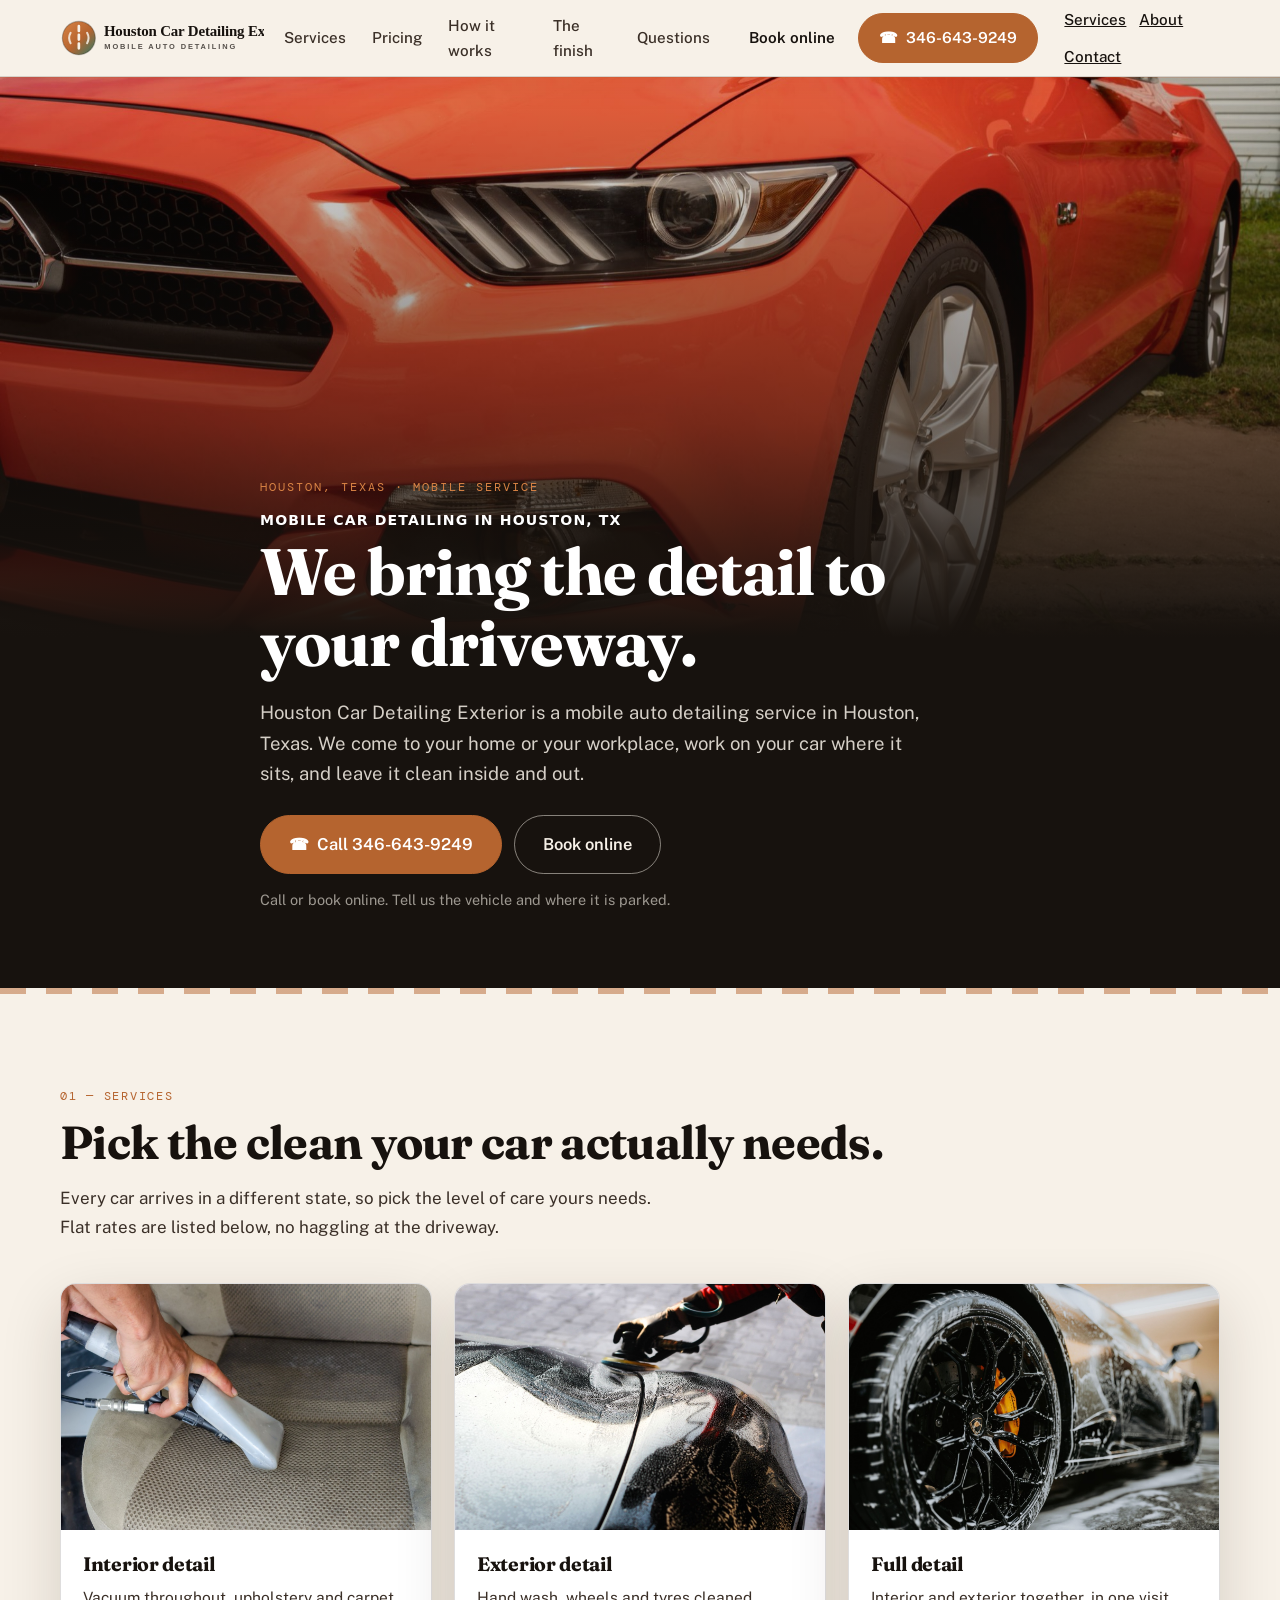
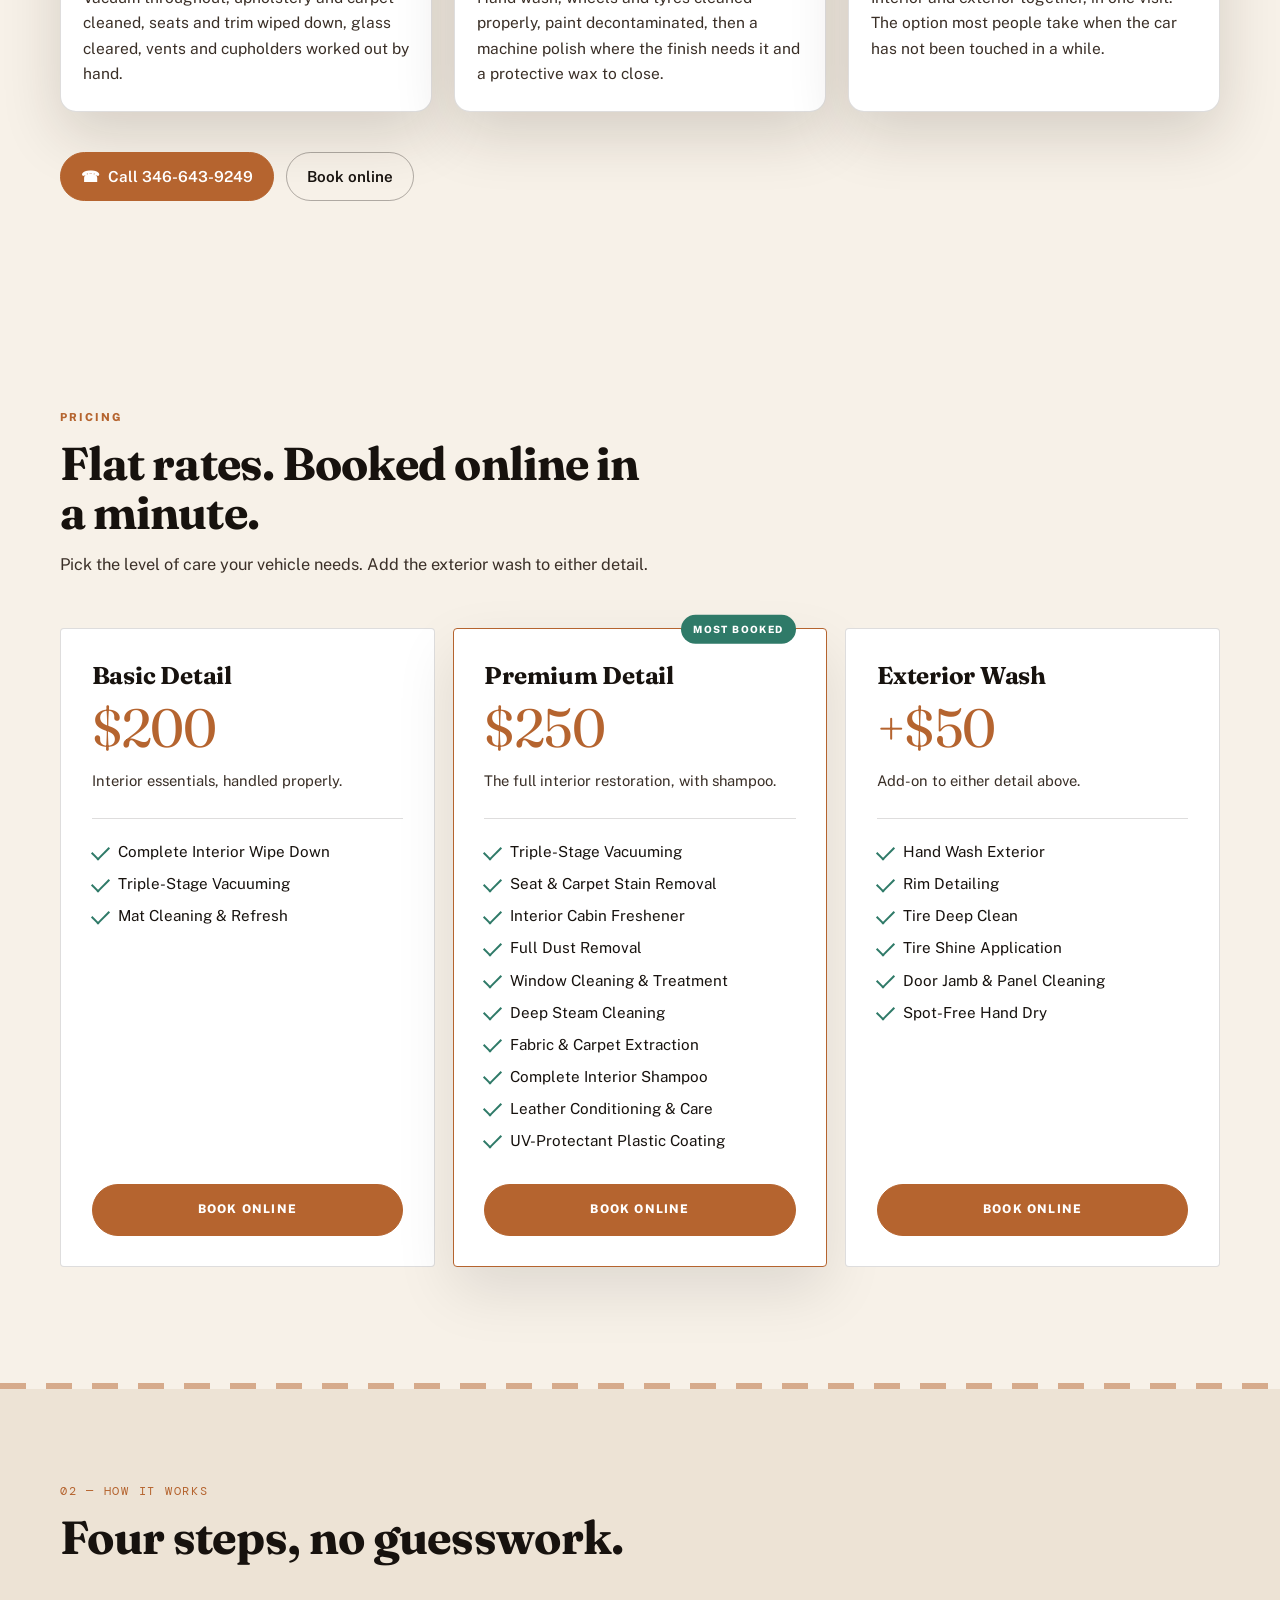
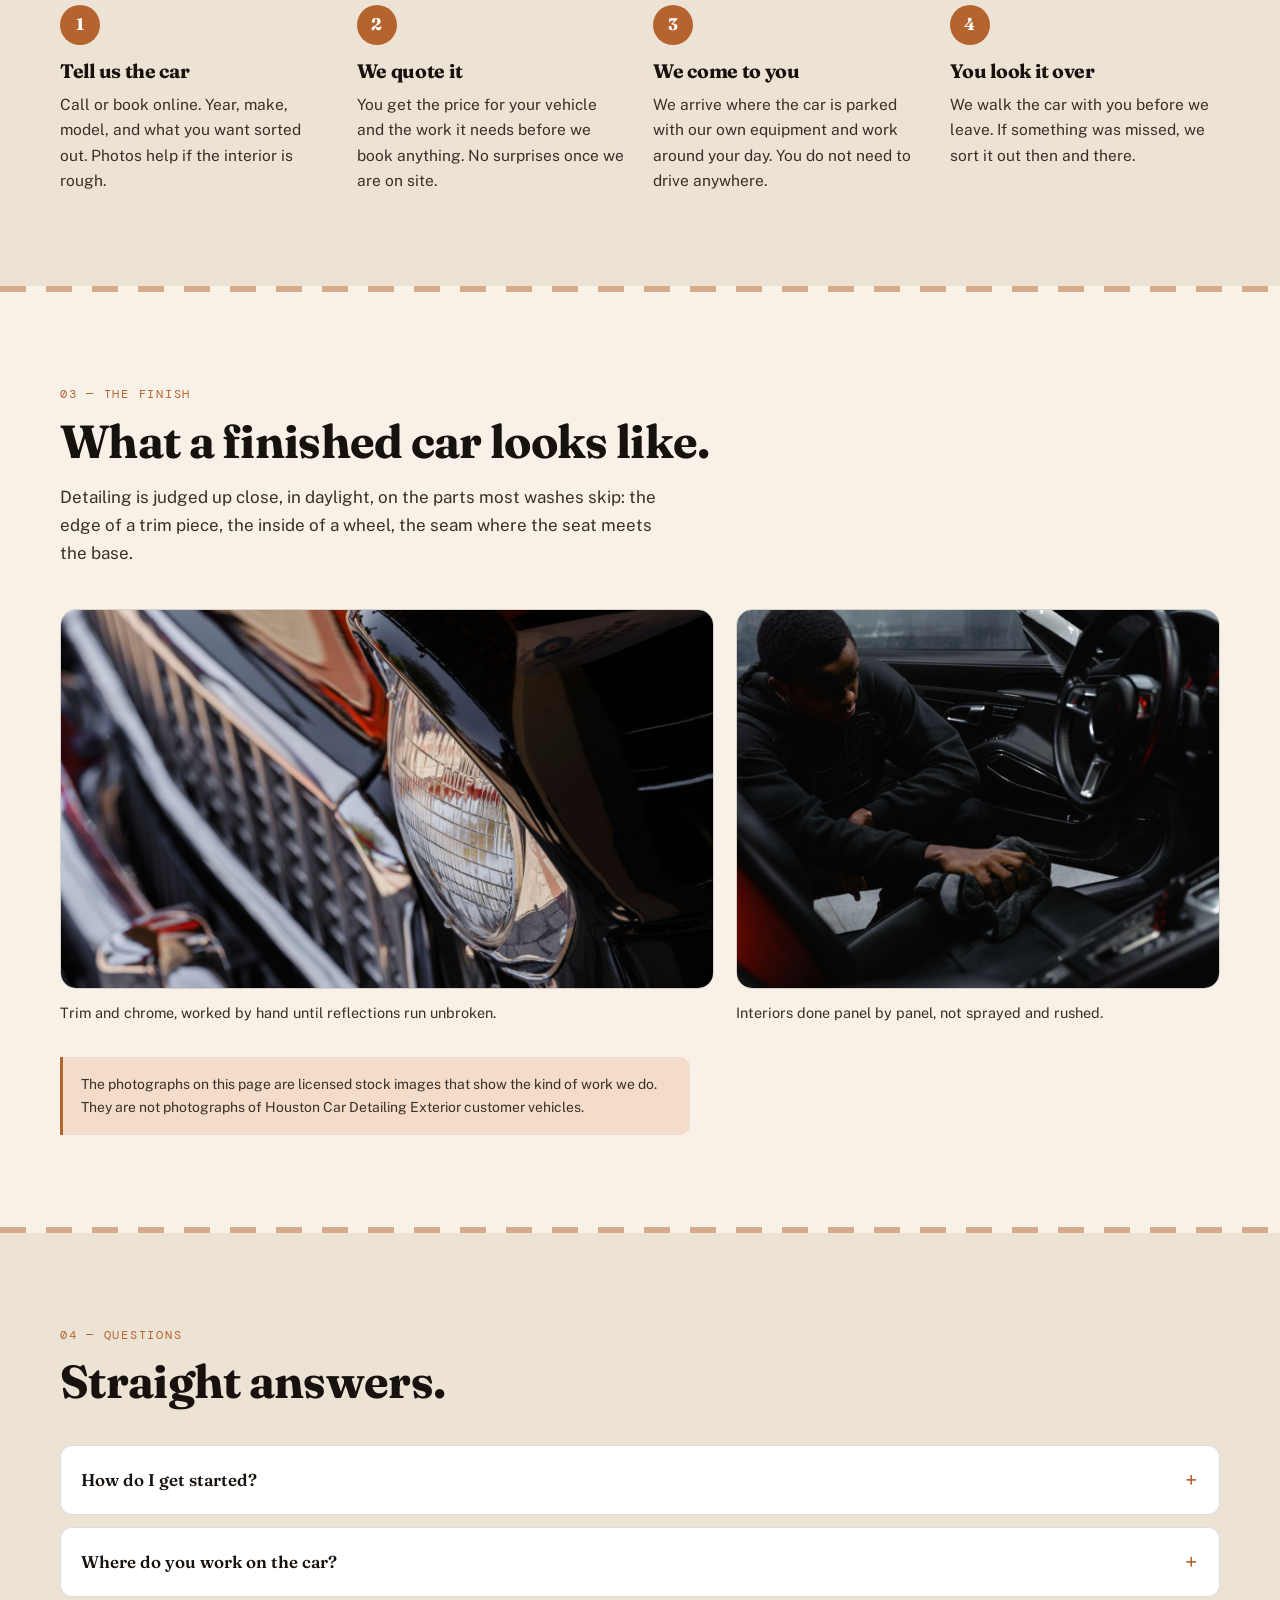
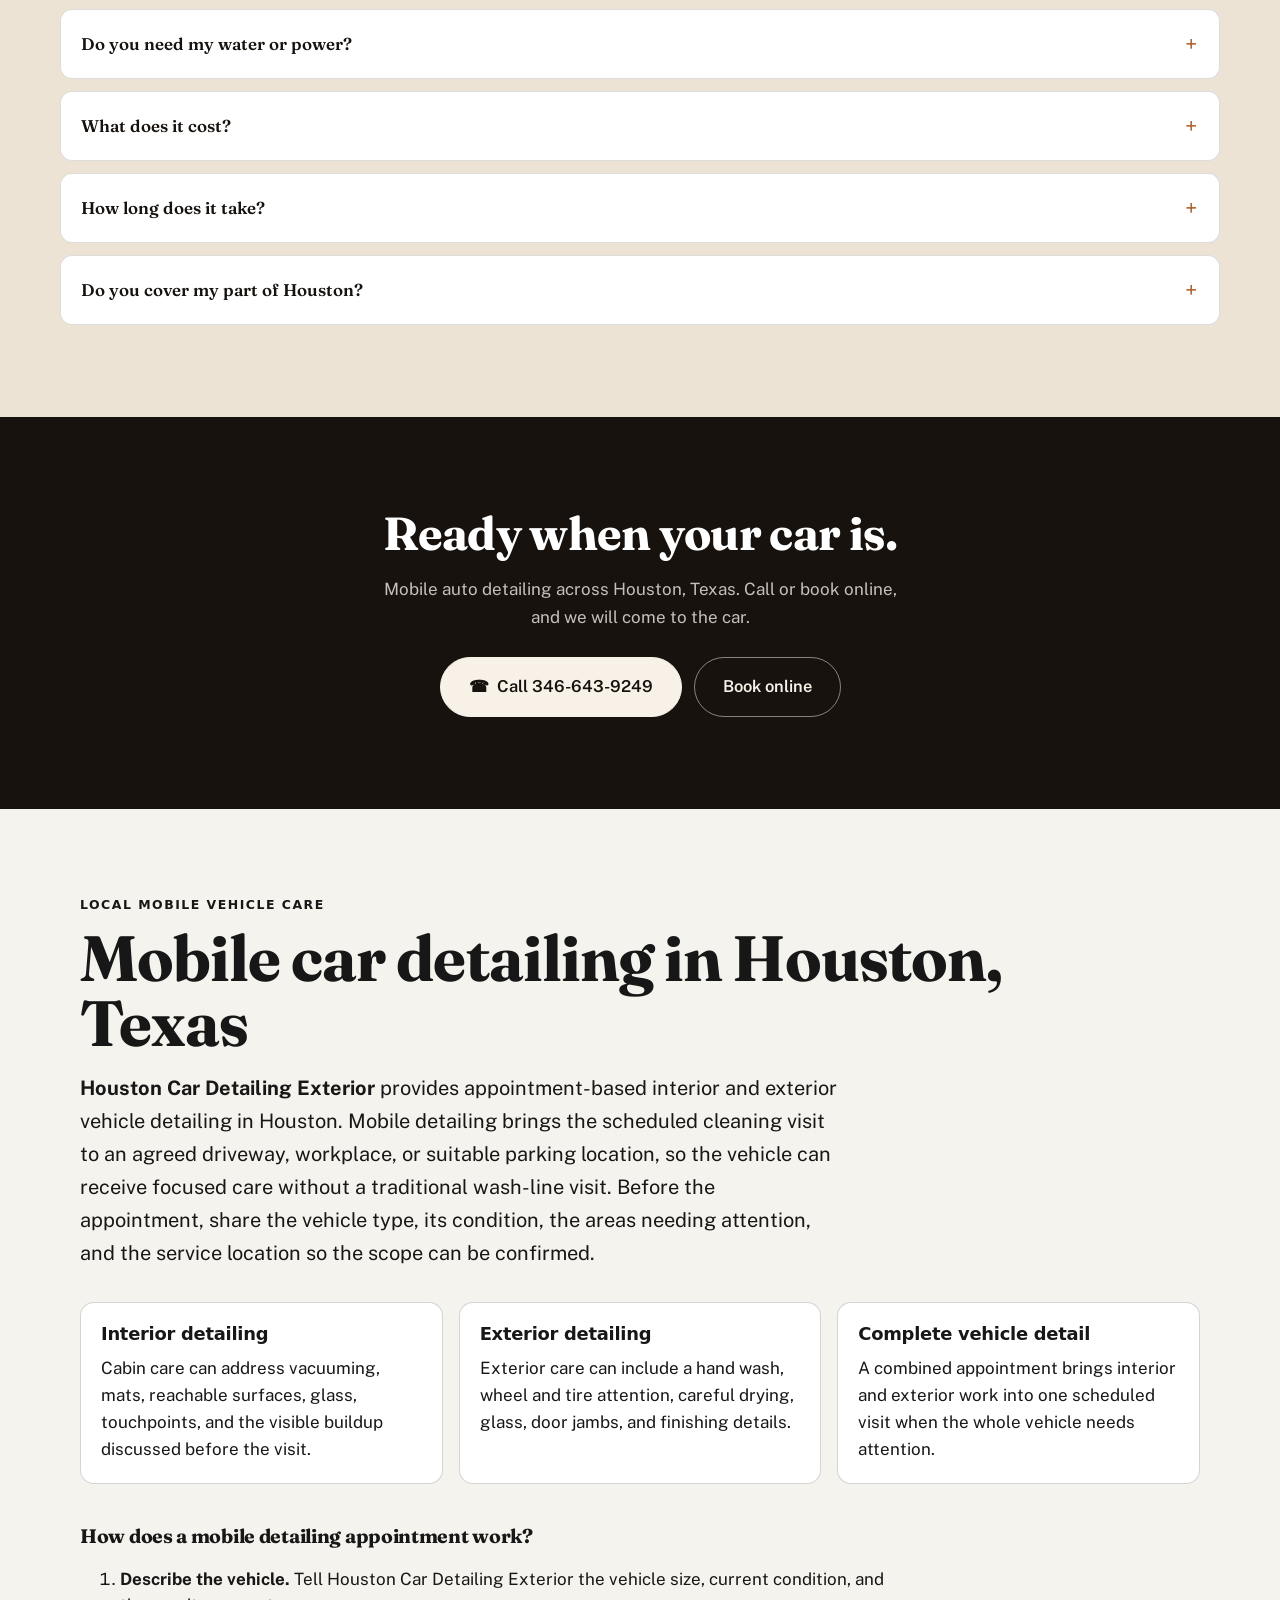
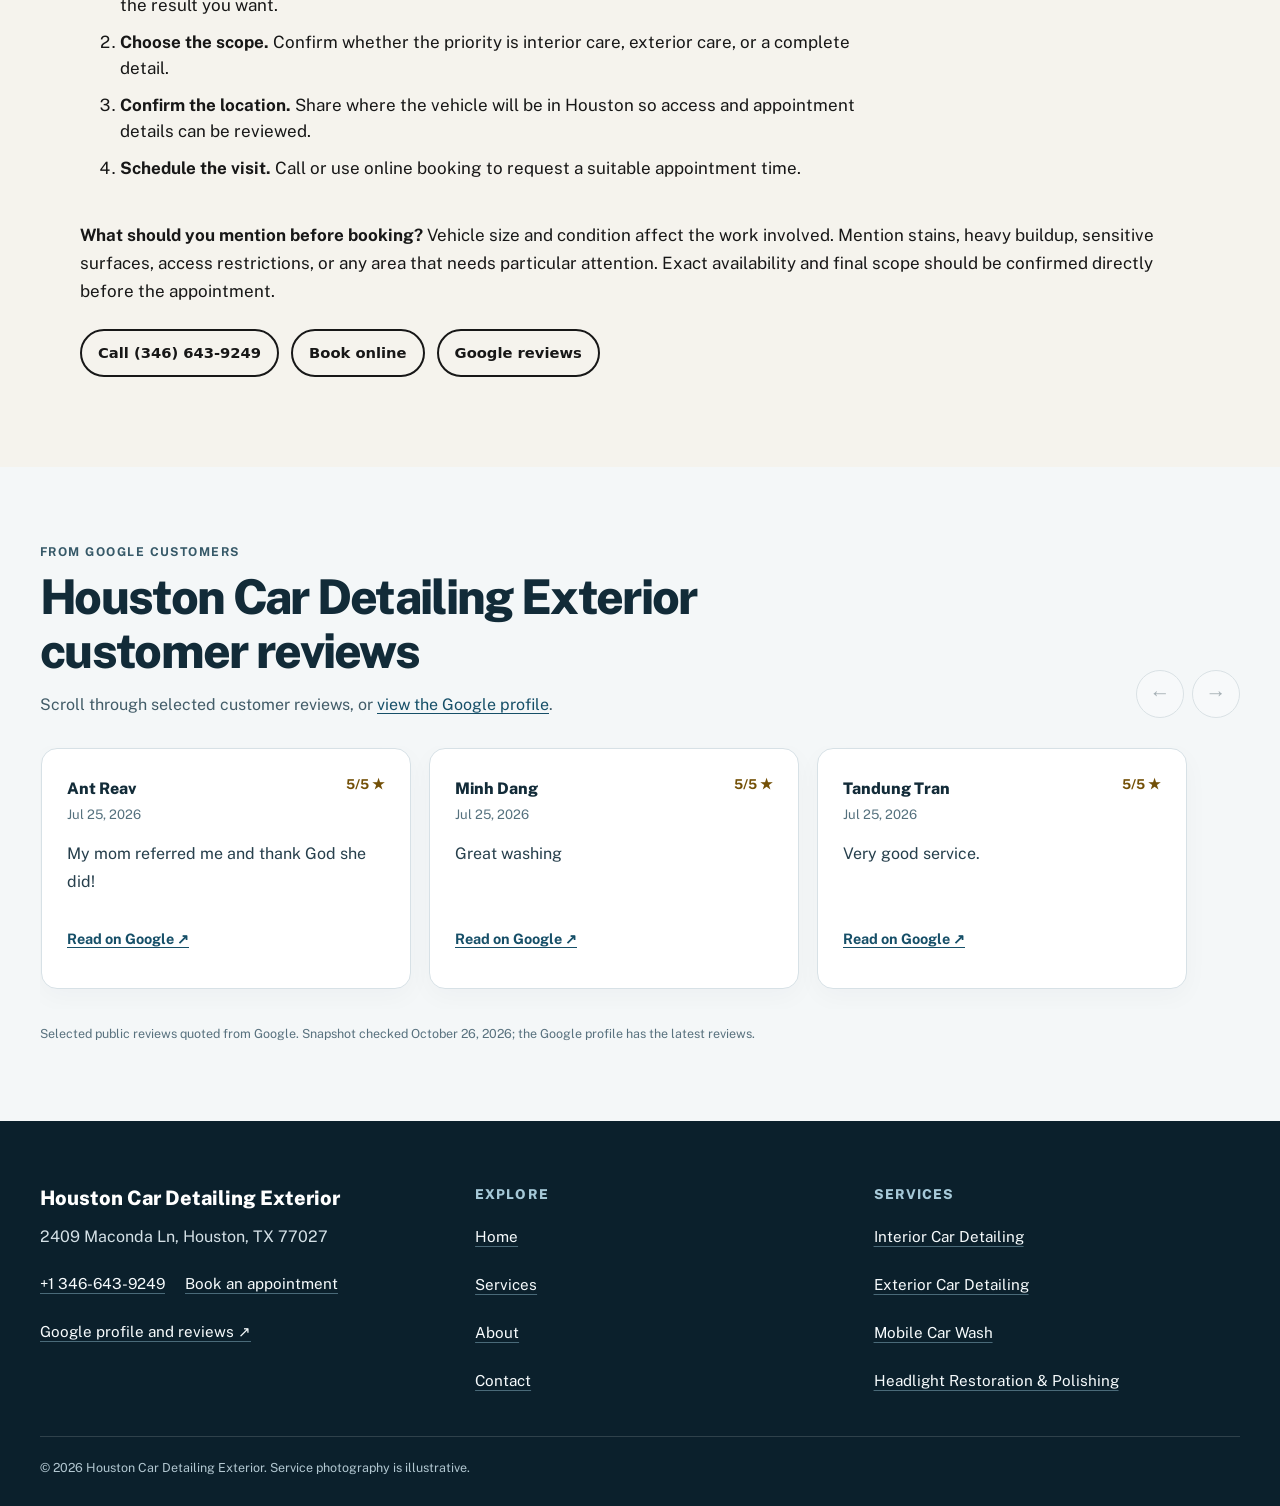
<file: index.html>
<!doctype html>
<html lang="en">
  <head>
    <meta charset="UTF-8" />
    <meta name="viewport" content="width=device-width, initial-scale=1" />
    <title>Mobile Car Detailing in Houston, TX | Houston Car Detailing Exterior</title>
    <meta name="theme-color" content="#17120e" />
    <script>document.documentElement.classList.add("js");</script>
    <link rel="canonical" href="https://houstoncardetailingexterior.shop/" />
    <link rel="icon" href="assets/favicon.svg" type="image/svg+xml" />
    <link rel="preconnect" href="https://fonts.googleapis.com" />
    <link rel="preconnect" href="https://fonts.gstatic.com" crossorigin />
    <link
      href="https://fonts.googleapis.com/css2?family=Fraunces:opsz,wght@9..144,500;9..144,600;9..144,700&family=Public+Sans:wght@400;500;600;700&family=DM+Mono:wght@500&display=swap"
      rel="stylesheet"
    />
    <link rel="stylesheet" href="styles.css" />
    <script type="application/ld+json">
{
  "@context": "https://schema.org",
  "@type": "AutoWash",
  "name": "Houston Car Detailing Exterior",
  "url": "https://houstoncardetailingexterior.shop/",
  "telephone": "+1 346-643-9249",
  "address": {
    "@type": "PostalAddress",
    "streetAddress": "2409 Maconda Ln",
    "addressLocality": "Houston",
    "addressRegion": "TX",
    "postalCode": "77027",
    "addressCountry": "US"
  },
  "description": "Mobile auto detailing in Houston, Texas. Interior, exterior, and full-detail service at your home or workplace.",
  "areaServed": {
    "@type": "City",
    "name": "Houston",
    "containedInPlace": {
      "@type": "State",
      "name": "Texas"
    }
  },
  "image": "https://houstoncardetailingexterior.shop/assets/hero-finish.jpg",
  "potentialAction": {
    "@type": "ReserveAction",
    "target": "/scheduling"
  },
  "hasOfferCatalog": {
    "@type": "OfferCatalog",
    "name": "Detailing packages",
    "itemListElement": [
      {
        "@type": "Offer",
        "name": "Basic Detail",
        "price": "200",
        "priceCurrency": "USD",
        "availability": "https://schema.org/InStock",
        "url": "https://houstoncardetailingexterior.shop/#pricing",
        "itemOffered": {
          "@type": "Service",
          "name": "Basic Detail",
          "description": "Interior essentials: complete interior wipe down, triple-stage vacuuming, and mat cleaning and refresh."
        }
      },
      {
        "@type": "Offer",
        "name": "Premium Detail",
        "price": "250",
        "priceCurrency": "USD",
        "availability": "https://schema.org/InStock",
        "url": "https://houstoncardetailingexterior.shop/#pricing",
        "itemOffered": {
          "@type": "Service",
          "name": "Premium Detail",
          "description": "Full interior restoration: triple-stage vacuuming, seat and carpet stain removal, cabin freshener, full dust removal, window cleaning and treatment, deep steam cleaning, fabric and carpet extraction, complete interior shampoo, leather conditioning, and UV-protectant plastic coating."
        }
      },
      {
        "@type": "Offer",
        "name": "Exterior Wash",
        "price": "50",
        "priceCurrency": "USD",
        "availability": "https://schema.org/InStock",
        "url": "https://houstoncardetailingexterior.shop/#pricing",
        "itemOffered": {
          "@type": "Service",
          "name": "Exterior Wash",
          "description": "Add-on to either detail: hand wash exterior, rim detailing, tire deep clean, tire shine application, door jamb and panel cleaning, and spot-free hand dry."
        }
      }
    ]
  },
  "priceRange": "$200-$250",
  "@id": "https://houstoncardetailingexterior.shop/#business",
  "geo": {
    "@type": "GeoCoordinates",
    "latitude": 29.743637546375,
    "longitude": -95.437024363425
  },
  "sameAs": [
    "https://g.page/r/CaLRT_QpJ7yYEBM/review"
  ],
  "contactPoint": {
    "@type": "ContactPoint",
    "telephone": "+1 346-643-9249",
    "contactType": "customer service",
    "areaServed": "US-TX",
    "availableLanguage": "English"
  }
}
    </script>
<!-- SEO-GEO:START -->
  <meta name="description" content="Mobile car detailing in Houston, TX from Houston Car Detailing Exterior, with interior cleaning, exterior hand washing, and complete details. Call or book online.">
  <meta name="robots" content="index, follow, max-image-preview:large, max-snippet:-1, max-video-preview:-1">
  <meta property="og:locale" content="en_US">
  <meta property="og:type" content="website">
  <meta property="og:site_name" content="Houston Car Detailing Exterior">
  <meta property="og:title" content="Mobile Car Detailing in Houston, TX | Houston Car Detailing Exterior">
  <meta property="og:description" content="Mobile car detailing in Houston, TX from Houston Car Detailing Exterior, with interior cleaning, exterior hand washing, and complete details. Call or book online.">
  <meta property="og:url" content="https://houstoncardetailingexterior.shop/">
  <meta property="og:image" content="https://houstoncardetailingexterior.shop/assets/hero-finish.jpg">
  <meta name="twitter:image" content="https://houstoncardetailingexterior.shop/assets/hero-finish.jpg">
  <meta name="twitter:card" content="summary_large_image">
  <meta name="twitter:title" content="Mobile Car Detailing in Houston, TX | Houston Car Detailing Exterior">
  <meta name="twitter:description" content="Mobile car detailing in Houston, TX from Houston Car Detailing Exterior, with interior cleaning, exterior hand washing, and complete details. Call or book online.">
  <style id="seo-geo-styles">
    .seo-local-intent { display:block; margin:0 0 .55rem; font:700 clamp(.78rem,1.1vw,.95rem)/1.2 system-ui,sans-serif; letter-spacing:.08em; text-transform:uppercase; }
    .seo-geo-section { background:#f5f3ed; color:#171717; padding:clamp(3.5rem,7vw,6.5rem) clamp(1.25rem,5vw,5rem); }
    .seo-geo-inner { width:min(1120px,100%); margin:0 auto; }
    .seo-geo-kicker { margin:0 0 .75rem; font:700 .78rem/1.2 system-ui,sans-serif; letter-spacing:.12em; text-transform:uppercase; }
    .seo-geo-section h2 { max-width:22ch; margin:0 0 1rem; color:inherit; font-size:clamp(2rem,5vw,4rem); line-height:1.02; }
    .seo-geo-answer { max-width:760px; margin:0 0 2rem; font-size:clamp(1.05rem,2vw,1.25rem); line-height:1.65; }
    .seo-geo-grid { display:grid; grid-template-columns:repeat(3,minmax(0,1fr)); gap:1rem; margin:2rem 0; }
    .seo-geo-card { border:1px solid rgba(23,23,23,.18); border-radius:14px; padding:1.25rem; background:#fff; }
    .seo-geo-card h3 { margin:0 0 .6rem; color:inherit; font:700 1.12rem/1.25 system-ui,sans-serif; }
    .seo-geo-card p { margin:0; line-height:1.6; }
    .seo-geo-steps { max-width:820px; margin:2.5rem 0; }
    .seo-geo-steps li { margin:.65rem 0; line-height:1.55; }
    .seo-geo-actions { display:flex; flex-wrap:wrap; gap:.75rem; margin-top:1.5rem; }
    .seo-geo-action { display:inline-flex; align-items:center; min-height:48px; padding:.75rem 1rem; border:2px solid currentColor; border-radius:999px; color:inherit; font:700 .92rem/1 system-ui,sans-serif; text-decoration:none; }
    @media (max-width:760px) { .seo-geo-grid { grid-template-columns:1fr; } }
  </style>
<!-- SEO-GEO:END -->
  <script id="seo-geo-entity-schema" type="application/ld+json">
{
  "@context": "https://schema.org",
  "@graph": [
    {
      "@type": "WebSite",
      "@id": "https://houstoncardetailingexterior.shop/#website",
      "url": "https://houstoncardetailingexterior.shop/",
      "name": "Houston Car Detailing Exterior",
      "inLanguage": "en-US",
      "publisher": {
        "@id": "https://houstoncardetailingexterior.shop/#business"
      }
    },
    {
      "@type": "Service",
      "@id": "https://houstoncardetailingexterior.shop/#mobile-car-detailing",
      "name": "Mobile Car Detailing in Houston, Texas",
      "serviceType": "Mobile car detailing",
      "provider": {
        "@id": "https://houstoncardetailingexterior.shop/#business"
      },
      "areaServed": {
        "@type": "City",
        "name": "Houston",
        "containedInPlace": {
          "@type": "State",
          "name": "Texas"
        }
      },
      "url": "https://houstoncardetailingexterior.shop/#services"
    }
  ]
}
  </script>
<style id="SEO-NEXT-NAV-CSS">.seo-next-nav{display:flex;gap:.8rem;flex-wrap:wrap}.seo-next-footer-nav{padding:1rem}.seo-next-footer-nav a{color:inherit}</style><link rel="stylesheet" href="/portfolio-components.css">
</head>
  <body>
    <a class="skip-link" href="#main">Skip to content</a>

    <header class="site-header">
      <div class="header-inner">
        <a class="brand" href="#top" aria-label="Houston Car Detailing Exterior Mobile Auto Detailing, home">
          <img src="assets/logo.svg" alt="" width="260" height="48" />
        </a>

        <button
          class="menu-toggle"
          type="button"
          data-menu-toggle
          aria-expanded="false"
          aria-controls="primary-nav"
        >
          <span class="menu-toggle-bars" aria-hidden="true"><i></i><i></i><i></i></span>
          <span class="sr-only">Menu</span>
        </button>

        <nav class="site-nav" id="primary-nav" data-nav aria-label="Primary">
          <a href="#services">Services</a>
          <a href="#pricing">Pricing</a>
          <a href="#process">How it works</a>
          <a href="#work">The finish</a>
          <a href="#faq">Questions</a>
          <span class="nav-actions">
            <a class="btn btn-ghost" href="/scheduling">Book online</a>
            <a class="btn btn-copper" href="tel:+13466439249">
              <span aria-hidden="true">&#9742;</span> 346-643-9249
            </a>
          </span>
        <!-- SEO-NEXT-NAV:START --><div class="seo-next-nav" aria-label="Expanded site pages"><a href="/services/">Services</a><a href="/about/">About</a><a href="/contact/">Contact</a></div><!-- SEO-NEXT-NAV:END --></nav>
      </div>
    </header>

    <main id="main">
      <section class="hero" id="top">
        <div class="hero-media">
          <img
            src="assets/hero-finish.jpg"
            alt="Close view of a freshly detailed orange coupe with a deep, even gloss across the hood and front wing"
            width="2000"
            height="1333"
            fetchpriority="high"
          />
        </div>

        <div class="hero-body section-shell">
          <p class="eyebrow">Houston, Texas &middot; mobile service</p>
          <h1><span class="seo-local-intent" data-seo-local-intent>Mobile Car Detailing in Houston, TX</span>We bring the detail to your driveway.</h1>
          <p class="hero-lead">
            Houston Car Detailing Exterior is a mobile auto detailing service in Houston, Texas. We come to your home
            or your workplace, work on your car where it sits, and leave it clean inside and out.
          </p>

          <div class="cta-row">
            <a class="btn btn-copper btn-lg" href="tel:+13466439249">
              <span aria-hidden="true">&#9742;</span> Call 346-643-9249
            </a>
            <a class="btn btn-outline-cream btn-lg" href="/scheduling">
              Book online
            </a>
          </div>
          <p class="cta-note">Call or book online. Tell us the vehicle and where it is parked.</p>
        </div>
      </section>

      <div class="lane-rule" aria-hidden="true"></div>

      <section class="services" id="services">
        <div class="section-shell">
          <p class="marker">01 &mdash; Services</p>
          <h2>Pick the clean your car actually needs.</h2>
          <p class="section-lead">
            Every car arrives in a different state, so pick the level of care yours needs. Flat
            rates are listed below, no haggling at the driveway.
          </p>

          <div class="service-grid">
            <article class="service-card reveal">
              <div class="service-media">
                <img
                  src="assets/service-seat.jpg"
                  alt="Upholstery extraction tool drawing dirt out of a fabric car seat"
                  width="1400"
                  height="927"
                  loading="lazy"
                />
              </div>
              <h3>Interior detail</h3>
              <p>
                Vacuum throughout, upholstery and carpet cleaned, seats and trim wiped down, glass
                cleared, vents and cupholders worked out by hand.
              </p>
            </article>

            <article class="service-card reveal">
              <div class="service-media">
                <img
                  src="assets/service-polish.jpg"
                  alt="Machine polisher working across a foamed panel on a dark car"
                  width="1400"
                  height="933"
                  loading="lazy"
                />
              </div>
              <h3>Exterior detail</h3>
              <p>
                Hand wash, wheels and tyres cleaned properly, paint decontaminated, then a machine
                polish where the finish needs it and a protective wax to close.
              </p>
            </article>

            <article class="service-card reveal">
              <div class="service-media">
                <img
                  src="assets/detail-wheel.jpg"
                  alt="Foam covering a black alloy wheel and the lower body of a sports car"
                  width="1400"
                  height="931"
                  loading="lazy"
                />
              </div>
              <h3>Full detail</h3>
              <p>
                Interior and exterior together, in one visit. The option most people take when the
                car has not been touched in a while.
              </p>
            </article>
          </div>

          <div class="cta-row cta-row-inline">
            <a class="btn btn-copper" href="tel:+13466439249">
              <span aria-hidden="true">&#9742;</span> Call 346-643-9249
            </a>
            <a class="btn btn-outline" href="/scheduling">
              Book online
            </a>
          </div>
        </div>
      </section>

      <section class="rates" id="pricing" aria-labelledby="pricing-title">
        <div class="rates-shell">
          <div class="rates-head">
            <p class="rates-eyebrow">Pricing</p>
            <h2 id="pricing-title">Flat rates. Booked online in a minute.</h2>
            <p class="rates-intro">Pick the level of care your vehicle needs. Add the exterior wash to either detail.</p>
          </div>

          <div class="rate-grid">
            <article class="rate-card">
              <h3>Basic Detail</h3>
              <p class="rate-figure">$200</p>
              <p class="rate-note">Interior essentials, handled properly.</p>
              <ul class="rate-list">
                <li>Complete Interior Wipe Down</li>
                <li>Triple-Stage Vacuuming</li>
                <li>Mat Cleaning &amp; Refresh</li>
              </ul>
              <a class="rate-cta" href="/scheduling" target="_blank" rel="noopener">Book Online</a>
            </article>
            <article class="rate-card rate-card-featured">
              <span class="rate-badge">Most booked</span>
              <h3>Premium Detail</h3>
              <p class="rate-figure">$250</p>
              <p class="rate-note">The full interior restoration, with shampoo.</p>
              <ul class="rate-list">
                <li>Triple-Stage Vacuuming</li>
                <li>Seat &amp; Carpet Stain Removal</li>
                <li>Interior Cabin Freshener</li>
                <li>Full Dust Removal</li>
                <li>Window Cleaning &amp; Treatment</li>
                <li>Deep Steam Cleaning</li>
                <li>Fabric &amp; Carpet Extraction</li>
                <li>Complete Interior Shampoo</li>
                <li>Leather Conditioning &amp; Care</li>
                <li>UV-Protectant Plastic Coating</li>
              </ul>
              <a class="rate-cta" href="/scheduling" target="_blank" rel="noopener">Book Online</a>
            </article>
            <article class="rate-card">
              <h3>Exterior Wash</h3>
              <p class="rate-figure">+$50</p>
              <p class="rate-note">Add-on to either detail above.</p>
              <ul class="rate-list">
                <li>Hand Wash Exterior</li>
                <li>Rim Detailing</li>
                <li>Tire Deep Clean</li>
                <li>Tire Shine Application</li>
                <li>Door Jamb &amp; Panel Cleaning</li>
                <li>Spot-Free Hand Dry</li>
              </ul>
              <a class="rate-cta" href="/scheduling" target="_blank" rel="noopener">Book Online</a>
            </article>
          </div>
        </div>
      </section>

      <div class="lane-rule" aria-hidden="true"></div>

      <section class="process" id="process">
        <div class="section-shell">
          <p class="marker">02 &mdash; How it works</p>
          <h2>Four steps, no guesswork.</h2>

          <ol class="step-list">
            <li class="reveal">
              <span class="step-no">1</span>
              <h3>Tell us the car</h3>
              <p>
                Call or book online. Year, make, model, and what you want sorted out. Photos help
                if the interior is rough.
              </p>
            </li>
            <li class="reveal">
              <span class="step-no">2</span>
              <h3>We quote it</h3>
              <p>
                You get the price for your vehicle and the work it needs before we book anything.
                No surprises once we are on site.
              </p>
            </li>
            <li class="reveal">
              <span class="step-no">3</span>
              <h3>We come to you</h3>
              <p>
                We arrive where the car is parked with our own equipment and work around your day.
                You do not need to drive anywhere.
              </p>
            </li>
            <li class="reveal">
              <span class="step-no">4</span>
              <h3>You look it over</h3>
              <p>
                We walk the car with you before we leave. If something was missed, we sort it out
                then and there.
              </p>
            </li>
          </ol>
        </div>
      </section>

      <div class="lane-rule" aria-hidden="true"></div>

      <section class="work" id="work">
        <div class="section-shell">
          <p class="marker">03 &mdash; The finish</p>
          <h2>What a finished car looks like.</h2>
          <p class="section-lead">
            Detailing is judged up close, in daylight, on the parts most washes skip: the edge of a
            trim piece, the inside of a wheel, the seam where the seat meets the base.
          </p>

          <div class="work-grid">
            <figure class="work-item work-item-wide reveal">
              <img
                src="assets/detail-chrome.jpg"
                alt="Warm reflections running clean across polished chrome trim and a headlight surround"
                width="1400"
                height="1050"
                loading="lazy"
              />
              <figcaption>Trim and chrome, worked by hand until reflections run unbroken.</figcaption>
            </figure>

            <figure class="work-item reveal">
              <img
                src="assets/detail-interior.jpg"
                alt="Detailer wiping down the sill and console of a sports car interior with a microfibre towel"
                width="1400"
                height="933"
                loading="lazy"
              />
              <figcaption>Interiors done panel by panel, not sprayed and rushed.</figcaption>
            </figure>
          </div>

          <p class="honest-note">
            The photographs on this page are licensed stock images that show the kind of work we do.
            They are not photographs of Houston Car Detailing Exterior customer vehicles.
          </p>
        </div>
      </section>

      <div class="lane-rule" aria-hidden="true"></div>

      <section class="faq" id="faq">
        <div class="section-shell">
          <p class="marker">04 &mdash; Questions</p>
          <h2>Straight answers.</h2>

          <div class="faq-list">
            <details class="reveal">
              <summary>How do I get started?</summary>
              <p>
                Call 346-643-9249 or book online. Either way, tell us the vehicle, where it is
                parked, and what you want done.
              </p>
            </details>

            <details class="reveal">
              <summary>Where do you work on the car?</summary>
              <p>
                Wherever it is parked, as long as we can get around it safely. A driveway, a
                kerbside spot, or a workplace car park all work.
              </p>
            </details>

            <details class="reveal">
              <summary>Do you need my water or power?</summary>
              <p>
                Ask us when you call. It depends on the service and the site, so we would rather
                confirm it with you than promise it here.
              </p>
            </details>

            <details class="reveal">
              <summary>What does it cost?</summary>
              <p>
                It depends on the vehicle, the service, and the condition it is in. We quote your
                car before we book it, so you know the price up front.
              </p>
            </details>

            <details class="reveal">
              <summary>How long does it take?</summary>
              <p>
                An interior or exterior detail and a full detail are different jobs on different
                cars. We give you the time estimate with your quote.
              </p>
            </details>

            <details class="reveal">
              <summary>Do you cover my part of Houston?</summary>
              <p>
                Call and tell us where you are. We will tell you straight away whether we can get
                to you.
              </p>
            </details>
          </div>
        </div>
      </section>

      <section class="final-cta">
        <div class="section-shell">
          <h2>Ready when your car is.</h2>
          <p>
            Mobile auto detailing across Houston, Texas. Call or book online, and we will come to
            the car.
          </p>
          <div class="cta-row">
            <a class="btn btn-cream btn-lg" href="tel:+13466439249">
              <span aria-hidden="true">&#9742;</span> Call 346-643-9249
            </a>
            <a class="btn btn-outline-cream btn-lg" href="/scheduling">
              Book online
            </a>
          </div>
        </div>
      </section>
    <!-- SEO-GEO-LOCAL:START -->
    <section class="seo-geo-section" id="local-detailing" aria-labelledby="local-detailing-title">
      <div class="seo-geo-inner">
        <p class="seo-geo-kicker">Local mobile vehicle care</p>
        <h2 id="local-detailing-title">Mobile car detailing in Houston, Texas</h2>
        <p class="seo-geo-answer"><strong>Houston Car Detailing Exterior</strong> provides appointment-based interior and exterior vehicle detailing in Houston. Mobile detailing brings the scheduled cleaning visit to an agreed driveway, workplace, or suitable parking location, so the vehicle can receive focused care without a traditional wash-line visit. Before the appointment, share the vehicle type, its condition, the areas needing attention, and the service location so the scope can be confirmed.</p>

        <div class="seo-geo-grid" aria-label="Available detailing options">
          <article class="seo-geo-card">
            <h3>Interior detailing</h3>
            <p>Cabin care can address vacuuming, mats, reachable surfaces, glass, touchpoints, and the visible buildup discussed before the visit.</p>
          </article>
          <article class="seo-geo-card">
            <h3>Exterior detailing</h3>
            <p>Exterior care can include a hand wash, wheel and tire attention, careful drying, glass, door jambs, and finishing details.</p>
          </article>
          <article class="seo-geo-card">
            <h3>Complete vehicle detail</h3>
            <p>A combined appointment brings interior and exterior work into one scheduled visit when the whole vehicle needs attention.</p>
          </article>
        </div>

        <div class="seo-geo-steps">
          <h3>How does a mobile detailing appointment work?</h3>
          <ol>
            <li><strong>Describe the vehicle.</strong> Tell Houston Car Detailing Exterior the vehicle size, current condition, and the result you want.</li>
            <li><strong>Choose the scope.</strong> Confirm whether the priority is interior care, exterior care, or a complete detail.</li>
            <li><strong>Confirm the location.</strong> Share where the vehicle will be in Houston so access and appointment details can be reviewed.</li>
            <li><strong>Schedule the visit.</strong> Call or use online booking to request a suitable appointment time.</li>
          </ol>
        </div>

        <p><strong>What should you mention before booking?</strong> Vehicle size and condition affect the work involved. Mention stains, heavy buildup, sensitive surfaces, access restrictions, or any area that needs particular attention. Exact availability and final scope should be confirmed directly before the appointment.</p>
        <div class="seo-geo-actions">
          <a class="seo-geo-action" href="tel:+13466439249">Call (346) 643-9249</a>
          <a class="seo-geo-action" href="/scheduling" target="_blank" rel="noopener">Book online</a>
          <a class="seo-geo-action" href="https://g.page/r/CaLRT_QpJ7yYEBM/review" target="_blank" rel="noopener">Google reviews</a>
        </div>
      </div>
    </section>
<!-- SEO-GEO-LOCAL:END -->
  <!-- PORTFOLIO-REVIEWS:START --><section class="portfolio-reviews" aria-labelledby="portfolio-reviews-title"><div class="portfolio-reviews__heading"><div><p class="portfolio-reviews__kicker">From Google customers</p><h2 id="portfolio-reviews-title">Houston Car Detailing Exterior customer reviews</h2><p class="portfolio-reviews__intro">Scroll through selected customer reviews, or <a href="https://www.google.com/maps?cid=11005714650532663714" target="_blank" rel="noopener noreferrer">view the Google profile</a>.</p></div><div class="portfolio-reviews__controls"><button type="button" data-reviews-prev aria-label="Previous reviews">←</button><button type="button" data-reviews-next aria-label="Next reviews">→</button></div></div><div class="portfolio-reviews__track" role="region" aria-label="Scrollable customer reviews" tabindex="0"><article class="portfolio-review"><div class="portfolio-review__meta"><div><span class="portfolio-review__author">Ant Reav</span><time datetime="2026-07-25">Jul 25, 2026</time></div><span class="portfolio-review__rating" aria-label="5 out of 5 stars">5/5 ★</span></div><blockquote><p>My mom referred me and thank God she did!</p></blockquote><a class="portfolio-review__source" href="https://www.google.com/maps/reviews/data=!4m8!14m7!1m6!2m5!1sCi9DQUlRQUNvZENodHljRjlvT2xRMVFXVnhYMEprVG5OTlEzQlJaV3BtVlZOd05IYxAB!2m1!1s0x0:0x98bc2729f44fd1a2!3m1!1s2@1:CAIQACodChtycF9oOlQ1QWVxX0JkTnNNQ3BRZWpmVVNwNHc%7C%7C?hl=en-US" target="_blank" rel="noopener noreferrer">Read on Google ↗</a></article><article class="portfolio-review"><div class="portfolio-review__meta"><div><span class="portfolio-review__author">Minh Dang</span><time datetime="2026-07-25">Jul 25, 2026</time></div><span class="portfolio-review__rating" aria-label="5 out of 5 stars">5/5 ★</span></div><blockquote><p>Great washing</p></blockquote><a class="portfolio-review__source" href="https://www.google.com/maps/reviews/data=!4m8!14m7!1m6!2m5!1sCi9DQUlRQUNvZENodHljRjlvT2xOWU1HcG1ZbEF5TVY5dlNHZE5OalZNYzNWbExYYxAB!2m1!1s0x0:0x98bc2729f44fd1a2!3m1!1s2@1:CAIQACodChtycF9oOlNYMGpmYlAyMV9vSGdNNjVMc3VlLXc%7C%7C?hl=en-US" target="_blank" rel="noopener noreferrer">Read on Google ↗</a></article><article class="portfolio-review"><div class="portfolio-review__meta"><div><span class="portfolio-review__author">Tandung Tran</span><time datetime="2026-07-25">Jul 25, 2026</time></div><span class="portfolio-review__rating" aria-label="5 out of 5 stars">5/5 ★</span></div><blockquote><p>Very good service.</p></blockquote><a class="portfolio-review__source" href="https://www.google.com/maps/reviews/data=!4m8!14m7!1m6!2m5!1sCi9DQUlRQUNvZENodHljRjlvT2w5a1owWllVa0pUVUVKd2QyaDBObkZZTVUweFMzYxAB!2m1!1s0x0:0x98bc2729f44fd1a2!3m1!1s2@1:CAIQACodChtycF9oOl9kZ0ZYUkJTUEJwd2h0NnFYMU0xS3c%7C%7C?hl=en-US" target="_blank" rel="noopener noreferrer">Read on Google ↗</a></article></div><p class="portfolio-reviews__note">Selected public reviews quoted from Google. Snapshot checked <time datetime="2026-10-26">October 26, 2026</time>; the Google profile has the latest reviews.</p></section><!-- PORTFOLIO-REVIEWS:END -->
</main>

    <footer class="portfolio-footer"><div class="portfolio-footer__grid"><div><strong class="portfolio-footer__name">Houston Car Detailing Exterior</strong><address>2409 Maconda Ln, Houston, TX 77027</address><div class="portfolio-footer__contact"><a href="tel:+13466439249">+1 346-643-9249</a><a href="/scheduling">Book an appointment</a></div><a href="https://www.google.com/maps?cid=11005714650532663714" target="_blank" rel="noopener noreferrer">Google profile and reviews ↗</a></div><div><h2>Explore</h2><nav aria-label="Footer navigation"><a href="/">Home</a><a href="/services/">Services</a><a href="/about/">About</a><a href="/contact/">Contact</a></nav></div><div><h2>Services</h2><nav aria-label="Service pages"><a href="/services/interior-car-detailing/">Interior Car Detailing</a><a href="/services/exterior-car-detailing/">Exterior Car Detailing</a><a href="/services/mobile-car-wash/">Mobile Car Wash</a><a href="/services/headlight-restoration/">Headlight Restoration &amp; Polishing</a></nav></div></div><p class="portfolio-footer__bottom">© <span id="year">2026</span> Houston Car Detailing Exterior. Service photography is illustrative.</p></footer>

    <div class="sticky-bar">
      <a class="sticky-call" href="tel:+13466439249">
        <span aria-hidden="true">&#9742;</span> Call now
      </a>
      <a class="sticky-book" href="/scheduling">Book online</a>
    </div>

    <script src="script.js"></script>
  <script src="/portfolio-components.js" defer></script>
</body>
</html>
</file>
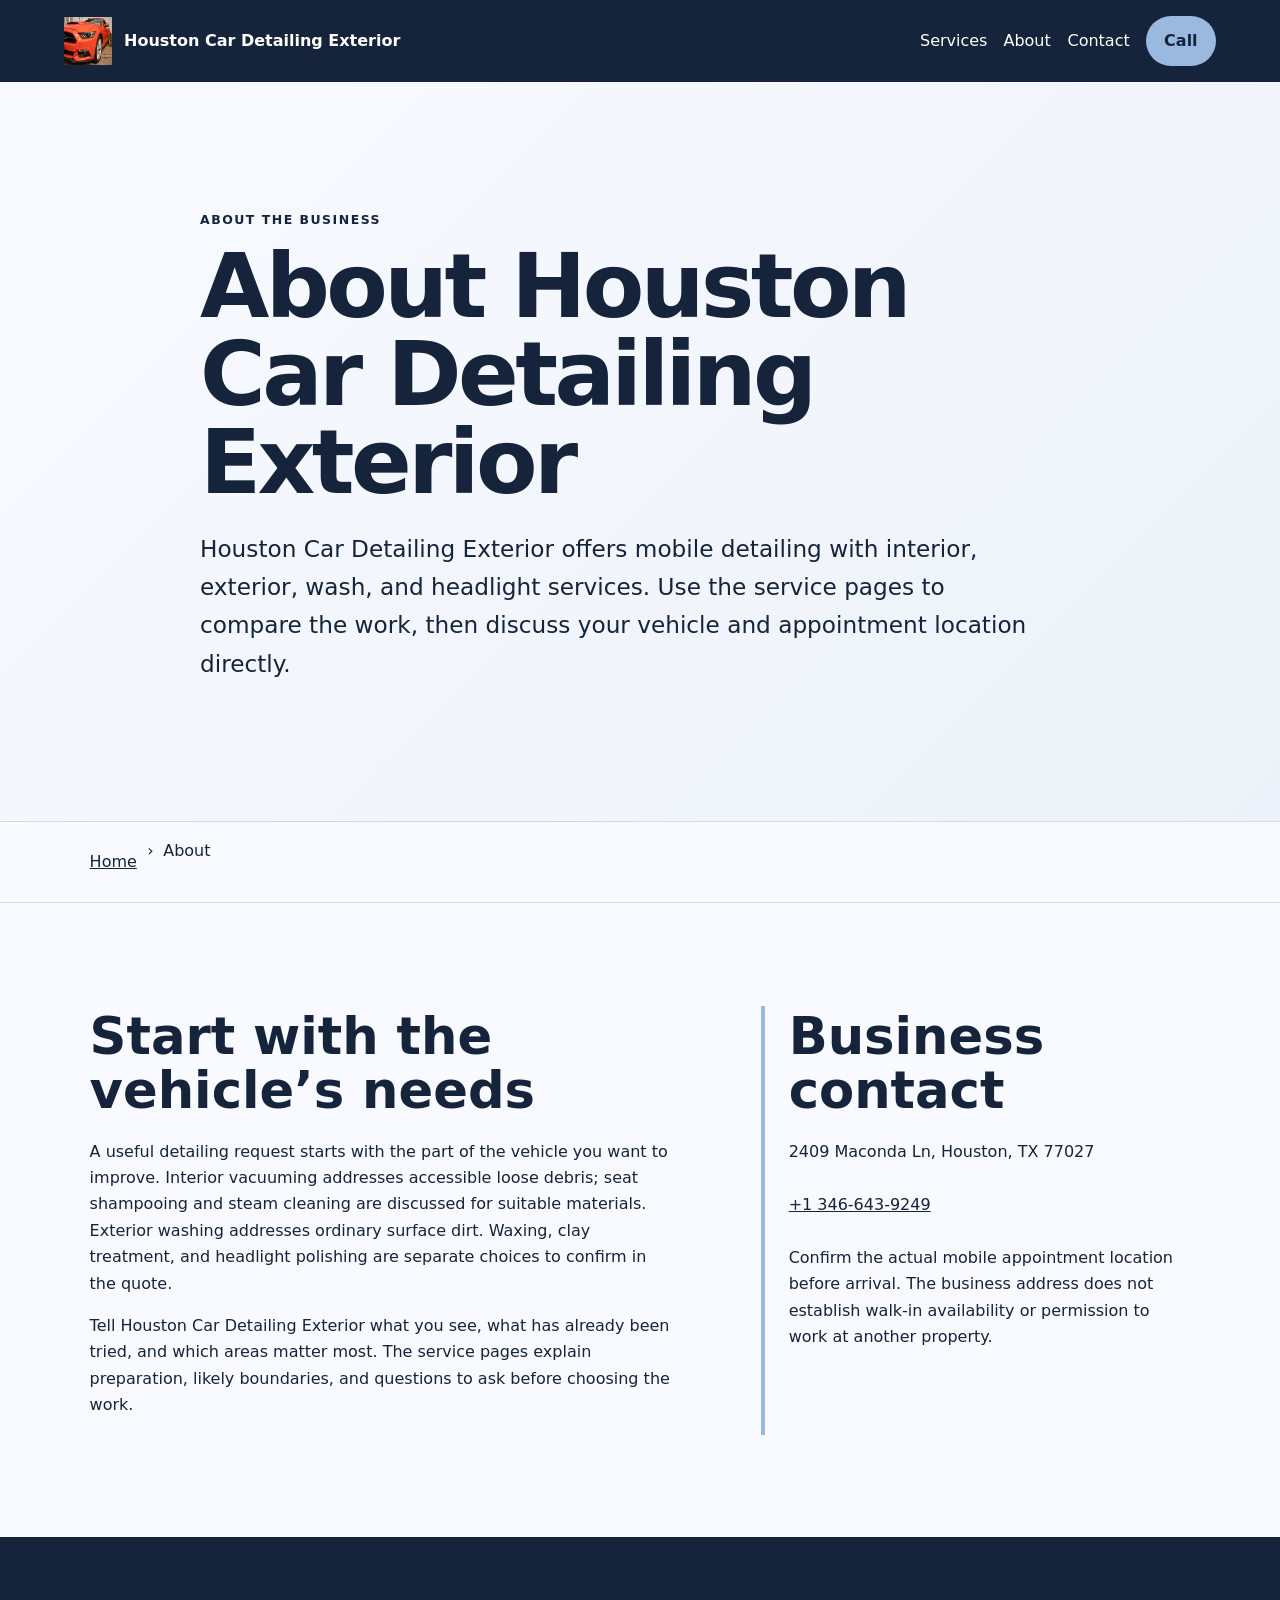
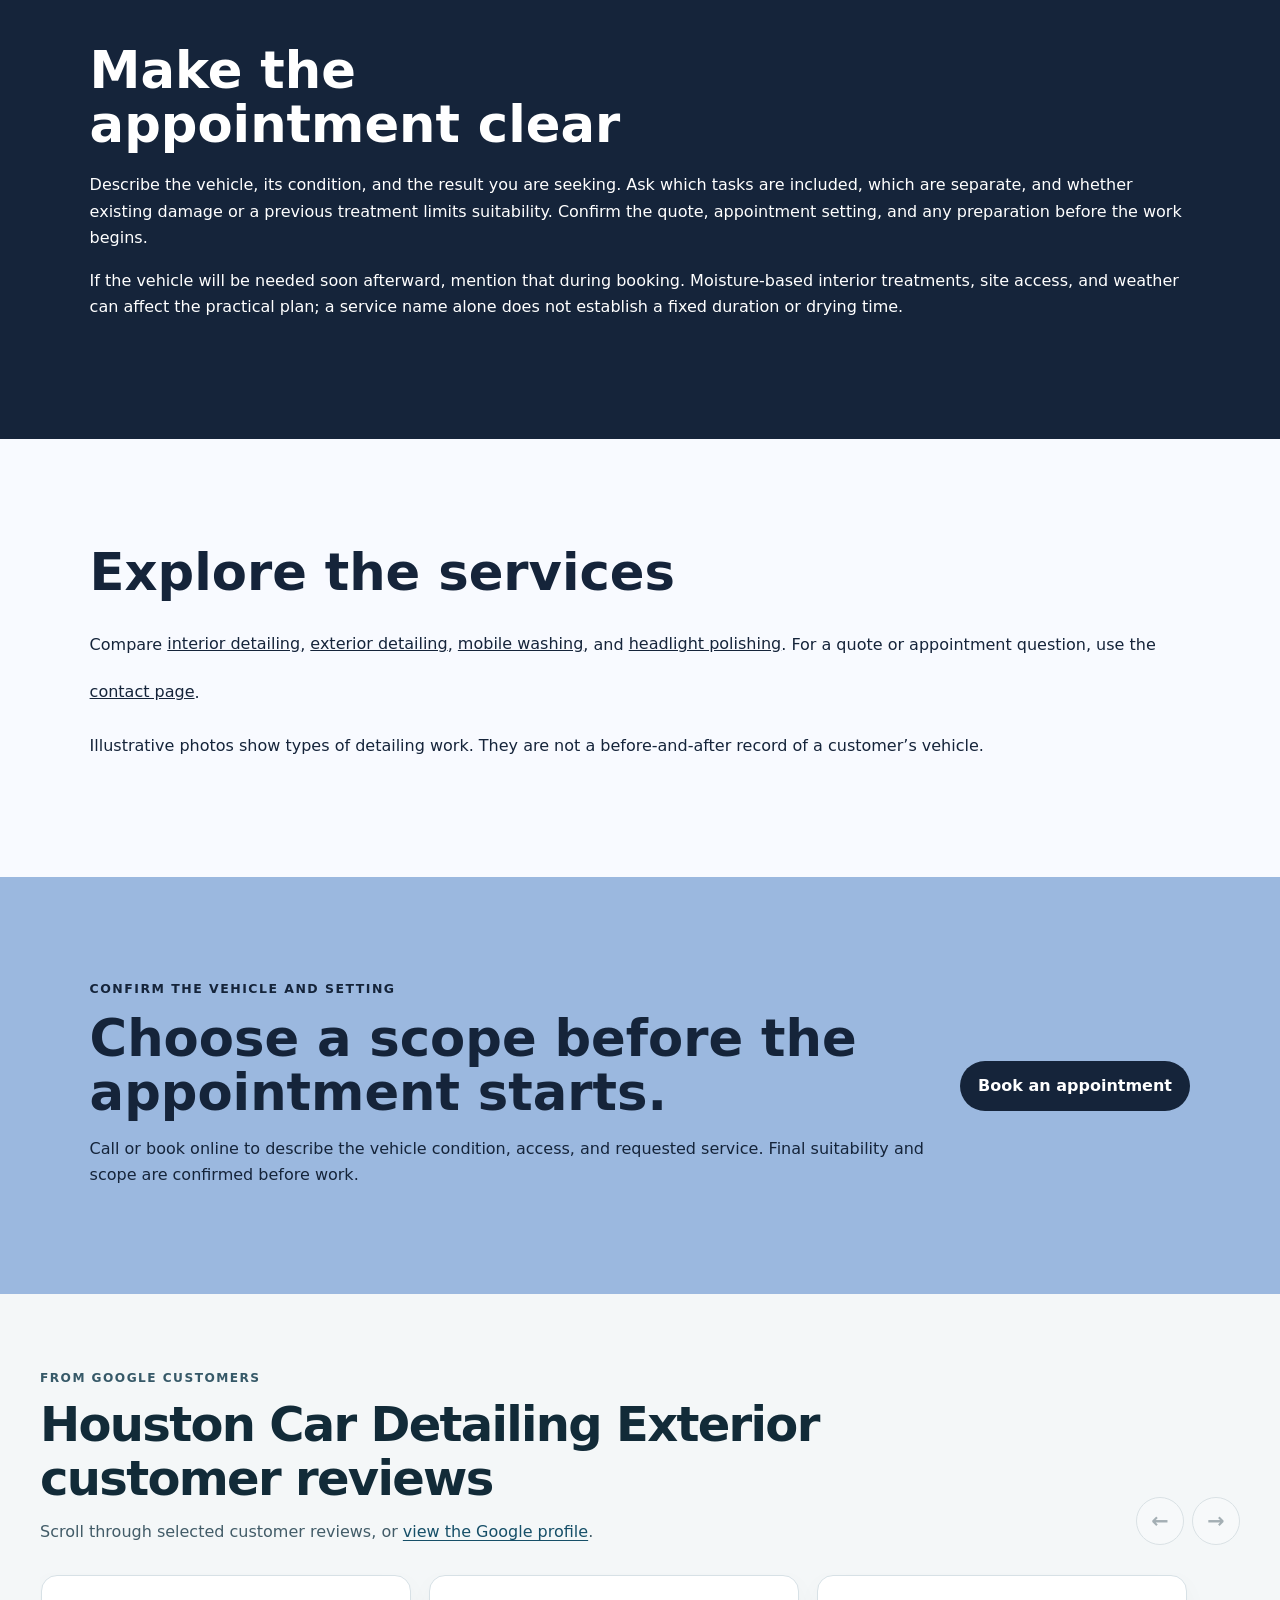
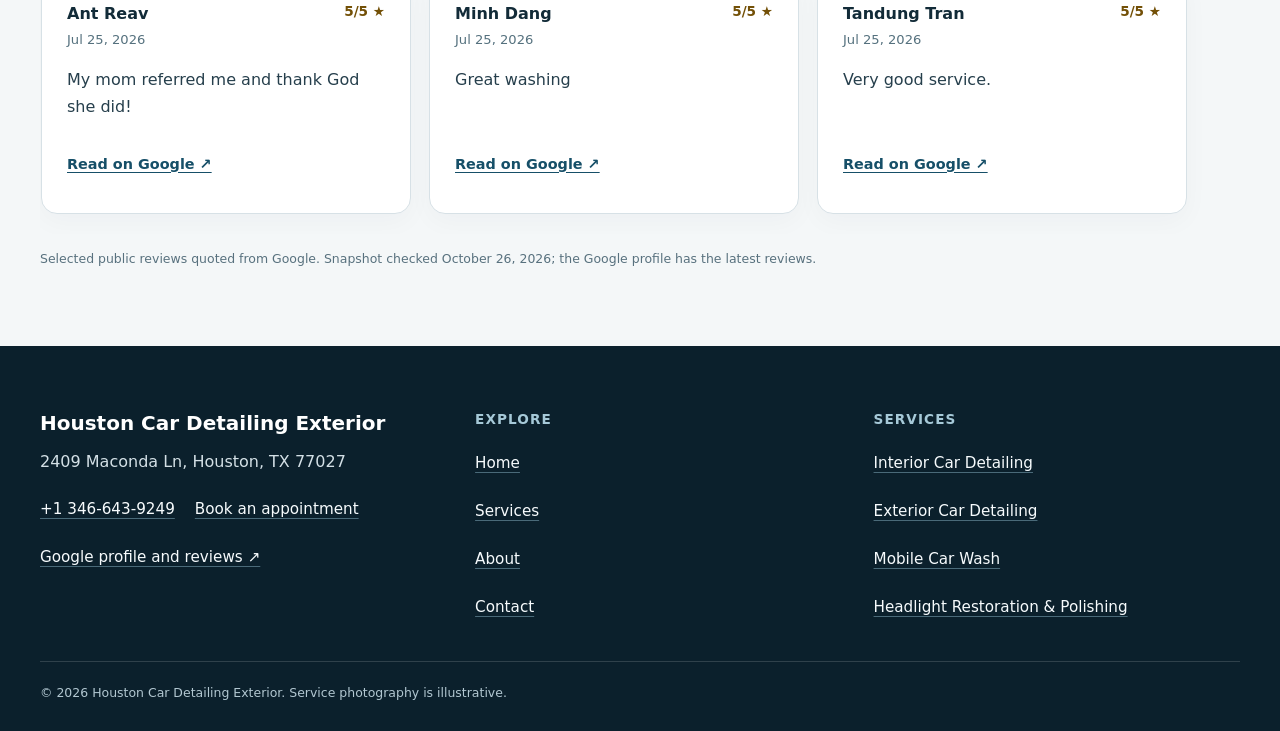
<file: about/index.html>
<!doctype html>
<html lang="en"><head>
  <meta charset="utf-8"><meta name="viewport" content="width=device-width,initial-scale=1">
  <title>About Houston Car Detailing Exterior | Houston, TX</title>
  <meta name="description" content="Verified identity, evidence boundaries, and appointment-planning approach for Houston Car Detailing Exterior in Houston, TX.">
  <meta name="robots" content="index, follow, max-image-preview:large, max-snippet:-1">
  <link rel="canonical" href="https://houstoncardetailingexterior.shop/about/">
  <meta property="og:type" content="website"><meta property="og:title" content="About Houston Car Detailing Exterior | Houston, TX">
  <meta property="og:description" content="Verified identity, evidence boundaries, and appointment-planning approach for Houston Car Detailing Exterior in Houston, TX."><meta property="og:url" content="https://houstoncardetailingexterior.shop/about/">
  <meta property="og:image" content="https://houstoncardetailingexterior.shop/assets/hero-finish.jpg"><meta name="twitter:card" content="summary_large_image">
  <link rel="icon" href="/assets/favicon.svg"><link rel="stylesheet" href="/seo-pages.css"><script type="application/ld+json">{
  "@context": "https://schema.org",
  "@graph": [
    {
      "@type": "BreadcrumbList",
      "@id": "https://houstoncardetailingexterior.shop/about/#breadcrumb",
      "itemListElement": [
        {
          "@type": "ListItem",
          "position": 1,
          "name": "Home",
          "item": "https://houstoncardetailingexterior.shop/"
        },
        {
          "@type": "ListItem",
          "position": 2,
          "name": "About Houston Car Detailing Exterior | Houston, TX",
          "item": "https://houstoncardetailingexterior.shop/about/"
        }
      ]
    },
    {
      "@type": "WebPage",
      "@id": "https://houstoncardetailingexterior.shop/about/#webpage",
      "url": "https://houstoncardetailingexterior.shop/about/",
      "name": "About Houston Car Detailing Exterior | Houston, TX",
      "description": "Verified identity, evidence boundaries, and appointment-planning approach for Houston Car Detailing Exterior in Houston, TX.",
      "breadcrumb": {
        "@id": "https://houstoncardetailingexterior.shop/about/#breadcrumb"
      },
      "isPartOf": {
        "@id": "https://houstoncardetailingexterior.shop/#website"
      },
      "about": {
        "@id": "https://houstoncardetailingexterior.shop/#business"
      }
    },
    {
      "@type": "ImageObject",
      "@id": "https://houstoncardetailingexterior.shop/about/#primaryimage",
      "contentUrl": "https://houstoncardetailingexterior.shop/assets/hero-finish.jpg",
      "caption": "Illustrative detailing artwork for Houston Car Detailing Exterior",
      "representativeOfPage": true
    }
  ]
}</script>
<link rel="stylesheet" href="/portfolio-components.css">
</head><body style="--pilot-accent:#9bb8df;--pilot-dark:#15243a;--pilot-paper:#f8faff">
<a class="skip-link" href="#content">Skip to content</a>
<header class="pilot-header"><a class="pilot-brand" href="/"><img src="/assets/hero-finish.jpg" width="48" height="48" alt=""><span>Houston Car Detailing Exterior</span></a>
<nav aria-label="Primary navigation"><a href="/services/">Services</a><a href="/about/">About</a><a href="/contact/">Contact</a><a class="pilot-call" href="tel:+13466439249">Call</a></nav></header>
<main id="content"><section class="pilot-hero text-only"><div><p class="eyebrow">About the business</p><h1>About Houston Car Detailing Exterior</h1><p class="pilot-answer">Houston Car Detailing Exterior offers mobile detailing with interior, exterior, wash, and headlight services. Use the service pages to compare the work, then discuss your vehicle and appointment location directly.</p></div></section><nav class="breadcrumbs" aria-label="Breadcrumb"><a href="/">Home</a><span>›</span><span>About</span></nav>
<section class="pilot-section pilot-grid"><div><h2>Start with the vehicle’s needs</h2><p>A useful detailing request starts with the part of the vehicle you want to improve. Interior vacuuming addresses accessible loose debris; seat shampooing and steam cleaning are discussed for suitable materials. Exterior washing addresses ordinary surface dirt. Waxing, clay treatment, and headlight polishing are separate choices to confirm in the quote.</p><p>Tell Houston Car Detailing Exterior what you see, what has already been tried, and which areas matter most. The service pages explain preparation, likely boundaries, and questions to ask before choosing the work.</p></div><aside><h2>Business contact</h2><p>2409 Maconda Ln, Houston, TX 77027</p><p><a href="tel:+13466439249">+1 346-643-9249</a></p><p>Confirm the actual mobile appointment location before arrival. The business address does not establish walk-in availability or permission to work at another property.</p></aside></section>
<section class="pilot-section tone"><h2>Make the appointment clear</h2><p>Describe the vehicle, its condition, and the result you are seeking. Ask which tasks are included, which are separate, and whether existing damage or a previous treatment limits suitability. Confirm the quote, appointment setting, and any preparation before the work begins.</p><p>If the vehicle will be needed soon afterward, mention that during booking. Moisture-based interior treatments, site access, and weather can affect the practical plan; a service name alone does not establish a fixed duration or drying time.</p></section>
<section class="pilot-section"><h2>Explore the services</h2><p>Compare <a href="/services/interior-car-detailing/">interior detailing</a>, <a href="/services/exterior-car-detailing/">exterior detailing</a>, <a href="/services/mobile-car-wash/">mobile washing</a>, and <a href="/services/headlight-restoration/">headlight polishing</a>. For a quote or appointment question, use the <a href="/contact/">contact page</a>.</p><p>Illustrative photos show types of detailing work. They are not a before-and-after record of a customer’s vehicle.</p></section>
<section class="pilot-cta"><div><p class="eyebrow">Confirm the vehicle and setting</p><h2>Choose a scope before the appointment starts.</h2><p>Call or book online to describe the vehicle condition, access, and requested service. Final suitability and scope are confirmed before work.</p></div><a class="pilot-button" href="/scheduling">Book an appointment</a></section>
<!-- PORTFOLIO-REVIEWS:START --><section class="portfolio-reviews" aria-labelledby="portfolio-reviews-title"><div class="portfolio-reviews__heading"><div><p class="portfolio-reviews__kicker">From Google customers</p><h2 id="portfolio-reviews-title">Houston Car Detailing Exterior customer reviews</h2><p class="portfolio-reviews__intro">Scroll through selected customer reviews, or <a href="https://www.google.com/maps?cid=11005714650532663714" target="_blank" rel="noopener noreferrer">view the Google profile</a>.</p></div><div class="portfolio-reviews__controls"><button type="button" data-reviews-prev aria-label="Previous reviews">←</button><button type="button" data-reviews-next aria-label="Next reviews">→</button></div></div><div class="portfolio-reviews__track" role="region" aria-label="Scrollable customer reviews" tabindex="0"><article class="portfolio-review"><div class="portfolio-review__meta"><div><span class="portfolio-review__author">Ant Reav</span><time datetime="2026-07-25">Jul 25, 2026</time></div><span class="portfolio-review__rating" aria-label="5 out of 5 stars">5/5 ★</span></div><blockquote><p>My mom referred me and thank God she did!</p></blockquote><a class="portfolio-review__source" href="https://www.google.com/maps/reviews/data=!4m8!14m7!1m6!2m5!1sCi9DQUlRQUNvZENodHljRjlvT2xRMVFXVnhYMEprVG5OTlEzQlJaV3BtVlZOd05IYxAB!2m1!1s0x0:0x98bc2729f44fd1a2!3m1!1s2@1:CAIQACodChtycF9oOlQ1QWVxX0JkTnNNQ3BRZWpmVVNwNHc%7C%7C?hl=en-US" target="_blank" rel="noopener noreferrer">Read on Google ↗</a></article><article class="portfolio-review"><div class="portfolio-review__meta"><div><span class="portfolio-review__author">Minh Dang</span><time datetime="2026-07-25">Jul 25, 2026</time></div><span class="portfolio-review__rating" aria-label="5 out of 5 stars">5/5 ★</span></div><blockquote><p>Great washing</p></blockquote><a class="portfolio-review__source" href="https://www.google.com/maps/reviews/data=!4m8!14m7!1m6!2m5!1sCi9DQUlRQUNvZENodHljRjlvT2xOWU1HcG1ZbEF5TVY5dlNHZE5OalZNYzNWbExYYxAB!2m1!1s0x0:0x98bc2729f44fd1a2!3m1!1s2@1:CAIQACodChtycF9oOlNYMGpmYlAyMV9vSGdNNjVMc3VlLXc%7C%7C?hl=en-US" target="_blank" rel="noopener noreferrer">Read on Google ↗</a></article><article class="portfolio-review"><div class="portfolio-review__meta"><div><span class="portfolio-review__author">Tandung Tran</span><time datetime="2026-07-25">Jul 25, 2026</time></div><span class="portfolio-review__rating" aria-label="5 out of 5 stars">5/5 ★</span></div><blockquote><p>Very good service.</p></blockquote><a class="portfolio-review__source" href="https://www.google.com/maps/reviews/data=!4m8!14m7!1m6!2m5!1sCi9DQUlRQUNvZENodHljRjlvT2w5a1owWllVa0pUVUVKd2QyaDBObkZZTVUweFMzYxAB!2m1!1s0x0:0x98bc2729f44fd1a2!3m1!1s2@1:CAIQACodChtycF9oOl9kZ0ZYUkJTUEJwd2h0NnFYMU0xS3c%7C%7C?hl=en-US" target="_blank" rel="noopener noreferrer">Read on Google ↗</a></article></div><p class="portfolio-reviews__note">Selected public reviews quoted from Google. Snapshot checked <time datetime="2026-10-26">October 26, 2026</time>; the Google profile has the latest reviews.</p></section><!-- PORTFOLIO-REVIEWS:END -->
</main><footer class="portfolio-footer"><div class="portfolio-footer__grid"><div><strong class="portfolio-footer__name">Houston Car Detailing Exterior</strong><address>2409 Maconda Ln, Houston, TX 77027</address><div class="portfolio-footer__contact"><a href="tel:+13466439249">+1 346-643-9249</a><a href="/scheduling">Book an appointment</a></div><a href="https://www.google.com/maps?cid=11005714650532663714" target="_blank" rel="noopener noreferrer">Google profile and reviews ↗</a></div><div><h2>Explore</h2><nav aria-label="Footer navigation"><a href="/">Home</a><a href="/services/">Services</a><a href="/about/">About</a><a href="/contact/">Contact</a></nav></div><div><h2>Services</h2><nav aria-label="Service pages"><a href="/services/interior-car-detailing/">Interior Car Detailing</a><a href="/services/exterior-car-detailing/">Exterior Car Detailing</a><a href="/services/mobile-car-wash/">Mobile Car Wash</a><a href="/services/headlight-restoration/">Headlight Restoration &amp; Polishing</a></nav></div></div><p class="portfolio-footer__bottom">© <span id="year">2026</span> Houston Car Detailing Exterior. Service photography is illustrative.</p></footer>
<script src="/portfolio-components.js" defer></script>
</body></html>
</file>
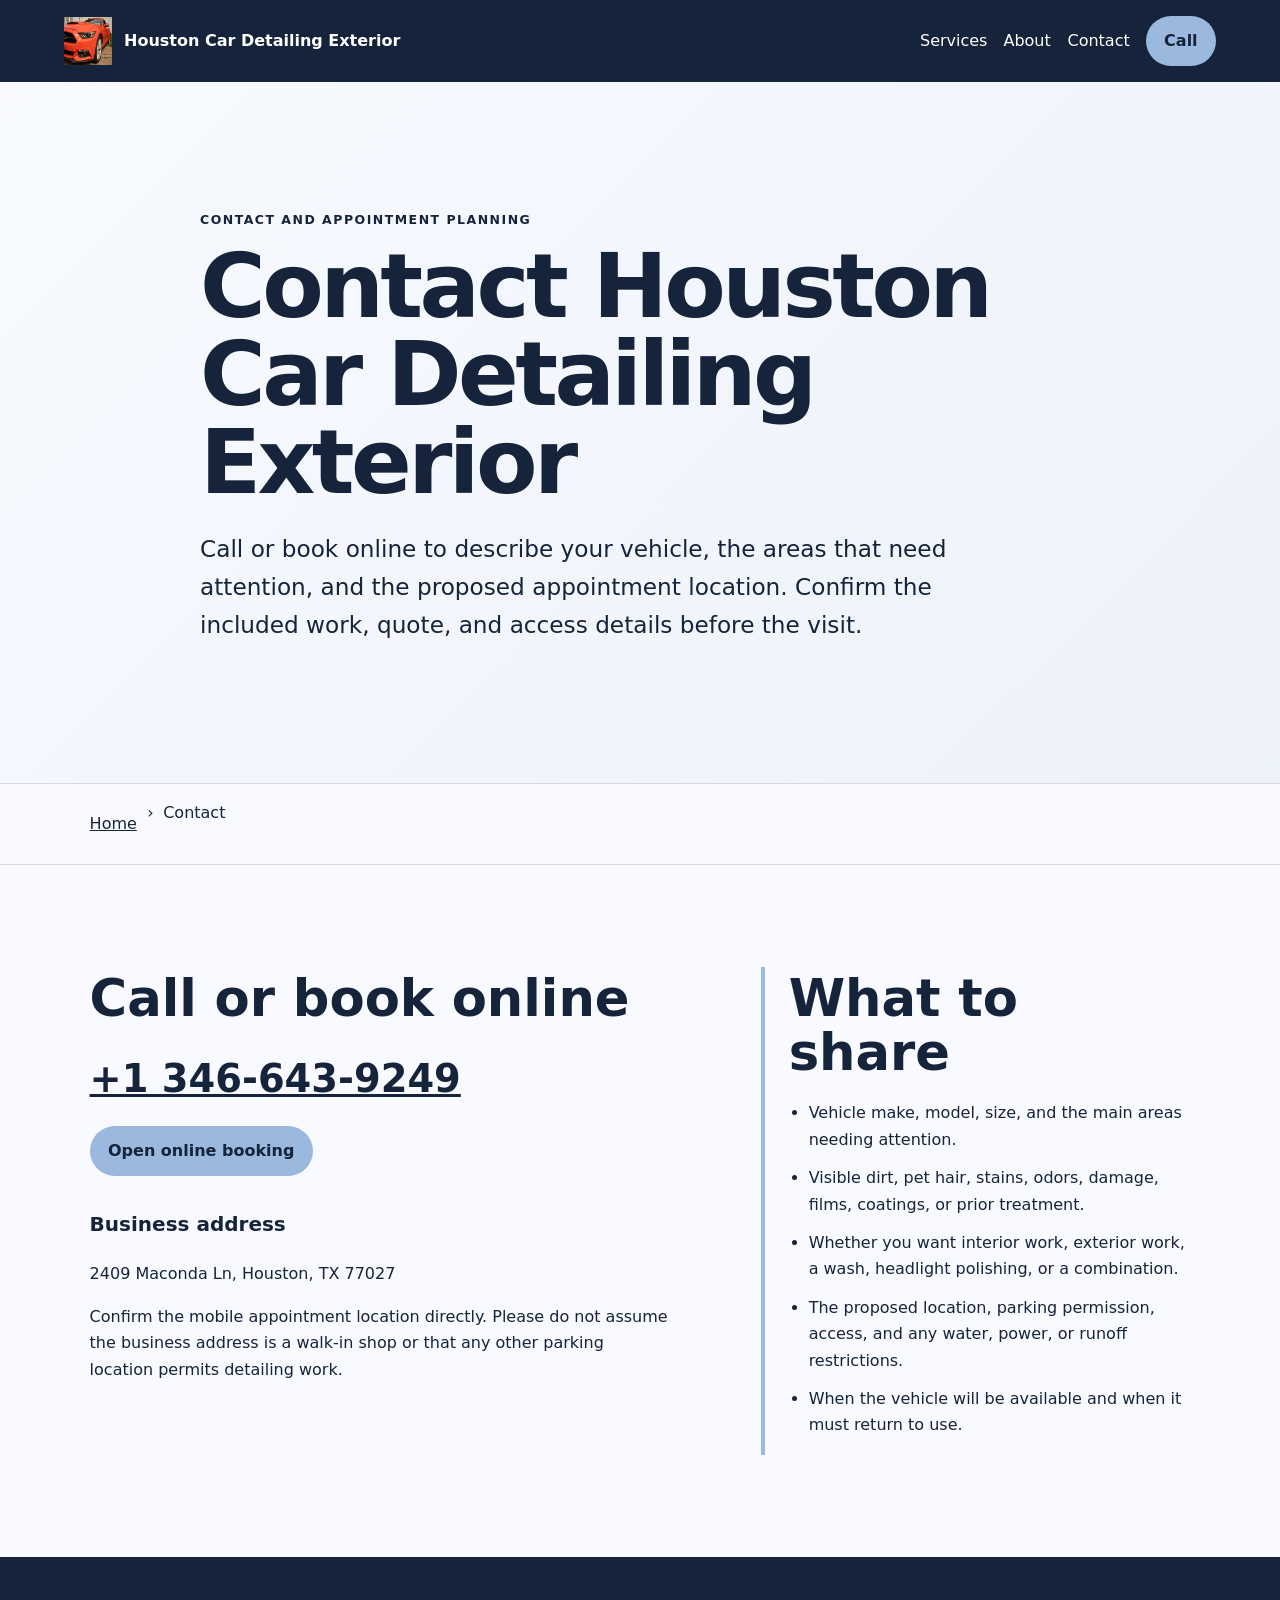
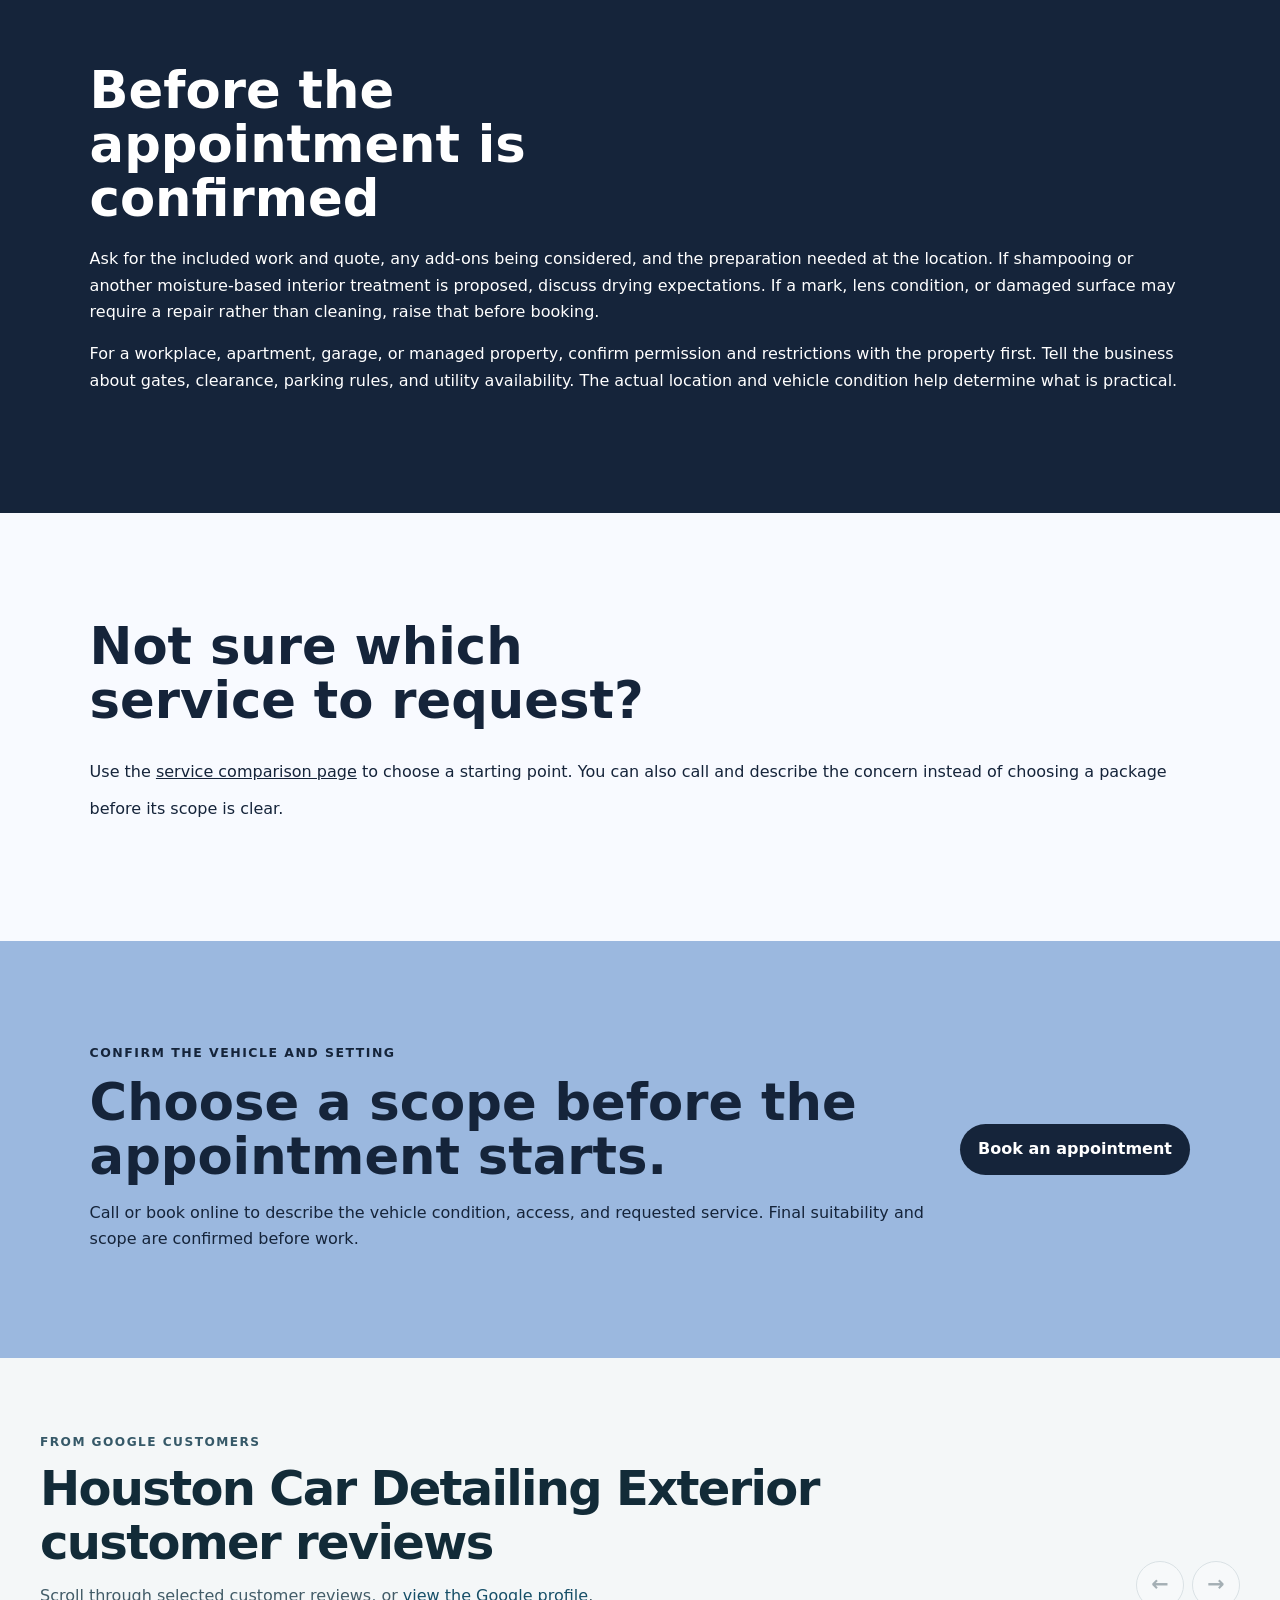
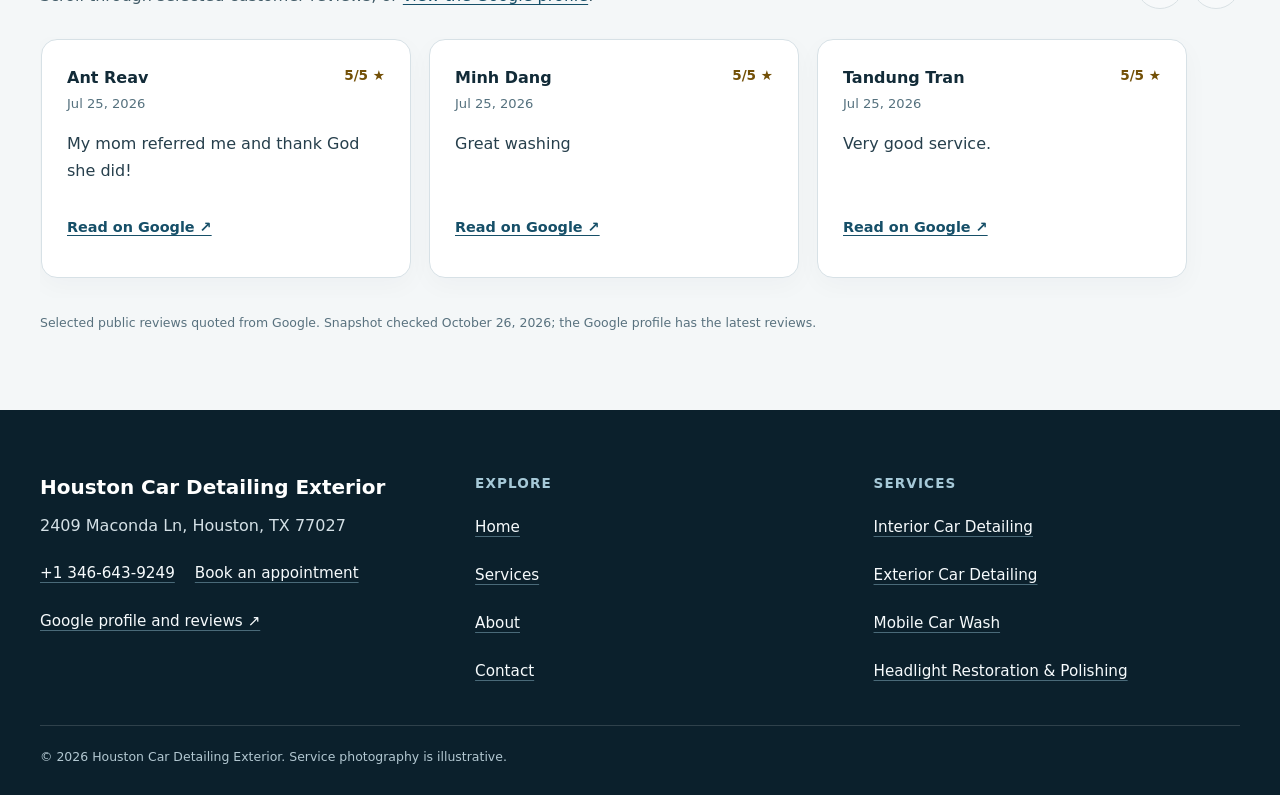
<file: contact/index.html>
<!doctype html>
<html lang="en"><head>
  <meta charset="utf-8"><meta name="viewport" content="width=device-width,initial-scale=1">
  <title>Contact Houston Car Detailing Exterior | Houston, TX</title>
  <meta name="description" content="Call or book Houston Car Detailing Exterior and confirm vehicle condition, access, and detailing scope in Houston, TX.">
  <meta name="robots" content="index, follow, max-image-preview:large, max-snippet:-1">
  <link rel="canonical" href="https://houstoncardetailingexterior.shop/contact/">
  <meta property="og:type" content="website"><meta property="og:title" content="Contact Houston Car Detailing Exterior | Houston, TX">
  <meta property="og:description" content="Call or book Houston Car Detailing Exterior and confirm vehicle condition, access, and detailing scope in Houston, TX."><meta property="og:url" content="https://houstoncardetailingexterior.shop/contact/">
  <meta property="og:image" content="https://houstoncardetailingexterior.shop/assets/hero-finish.jpg"><meta name="twitter:card" content="summary_large_image">
  <link rel="icon" href="/assets/favicon.svg"><link rel="stylesheet" href="/seo-pages.css"><script type="application/ld+json">{
  "@context": "https://schema.org",
  "@graph": [
    {
      "@type": "BreadcrumbList",
      "@id": "https://houstoncardetailingexterior.shop/contact/#breadcrumb",
      "itemListElement": [
        {
          "@type": "ListItem",
          "position": 1,
          "name": "Home",
          "item": "https://houstoncardetailingexterior.shop/"
        },
        {
          "@type": "ListItem",
          "position": 2,
          "name": "Contact Houston Car Detailing Exterior | Houston, TX",
          "item": "https://houstoncardetailingexterior.shop/contact/"
        }
      ]
    },
    {
      "@type": "WebPage",
      "@id": "https://houstoncardetailingexterior.shop/contact/#webpage",
      "url": "https://houstoncardetailingexterior.shop/contact/",
      "name": "Contact Houston Car Detailing Exterior | Houston, TX",
      "description": "Call or book Houston Car Detailing Exterior and confirm vehicle condition, access, and detailing scope in Houston, TX.",
      "breadcrumb": {
        "@id": "https://houstoncardetailingexterior.shop/contact/#breadcrumb"
      },
      "isPartOf": {
        "@id": "https://houstoncardetailingexterior.shop/#website"
      },
      "about": {
        "@id": "https://houstoncardetailingexterior.shop/#business"
      }
    },
    {
      "@type": "ImageObject",
      "@id": "https://houstoncardetailingexterior.shop/contact/#primaryimage",
      "contentUrl": "https://houstoncardetailingexterior.shop/assets/hero-finish.jpg",
      "caption": "Illustrative detailing artwork for Houston Car Detailing Exterior",
      "representativeOfPage": true
    }
  ]
}</script>
<link rel="stylesheet" href="/portfolio-components.css">
</head><body style="--pilot-accent:#9bb8df;--pilot-dark:#15243a;--pilot-paper:#f8faff">
<a class="skip-link" href="#content">Skip to content</a>
<header class="pilot-header"><a class="pilot-brand" href="/"><img src="/assets/hero-finish.jpg" width="48" height="48" alt=""><span>Houston Car Detailing Exterior</span></a>
<nav aria-label="Primary navigation"><a href="/services/">Services</a><a href="/about/">About</a><a href="/contact/">Contact</a><a class="pilot-call" href="tel:+13466439249">Call</a></nav></header>
<main id="content"><section class="pilot-hero text-only"><div><p class="eyebrow">Contact and appointment planning</p><h1>Contact Houston Car Detailing Exterior</h1><p class="pilot-answer">Call or book online to describe your vehicle, the areas that need attention, and the proposed appointment location. Confirm the included work, quote, and access details before the visit.</p></div></section><nav class="breadcrumbs" aria-label="Breadcrumb"><a href="/">Home</a><span>›</span><span>Contact</span></nav>
<section class="pilot-section pilot-grid"><div><h2>Call or book online</h2><p><a class="large-link" href="tel:+13466439249">+1 346-643-9249</a></p><p><a class="pilot-button" href="/scheduling">Open online booking</a></p><h3>Business address</h3><p>2409 Maconda Ln, Houston, TX 77027</p><p>Confirm the mobile appointment location directly. Please do not assume the business address is a walk-in shop or that any other parking location permits detailing work.</p></div><aside><h2>What to share</h2><ul class="checklist"><li>Vehicle make, model, size, and the main areas needing attention.</li><li>Visible dirt, pet hair, stains, odors, damage, films, coatings, or prior treatment.</li><li>Whether you want interior work, exterior work, a wash, headlight polishing, or a combination.</li><li>The proposed location, parking permission, access, and any water, power, or runoff restrictions.</li><li>When the vehicle will be available and when it must return to use.</li></ul></aside></section>
<section class="pilot-section tone"><h2>Before the appointment is confirmed</h2><p>Ask for the included work and quote, any add-ons being considered, and the preparation needed at the location. If shampooing or another moisture-based interior treatment is proposed, discuss drying expectations. If a mark, lens condition, or damaged surface may require a repair rather than cleaning, raise that before booking.</p><p>For a workplace, apartment, garage, or managed property, confirm permission and restrictions with the property first. Tell the business about gates, clearance, parking rules, and utility availability. The actual location and vehicle condition help determine what is practical.</p></section>
<section class="pilot-section"><h2>Not sure which service to request?</h2><p>Use the <a href="/services/">service comparison page</a> to choose a starting point. You can also call and describe the concern instead of choosing a package before its scope is clear.</p></section>
<section class="pilot-cta"><div><p class="eyebrow">Confirm the vehicle and setting</p><h2>Choose a scope before the appointment starts.</h2><p>Call or book online to describe the vehicle condition, access, and requested service. Final suitability and scope are confirmed before work.</p></div><a class="pilot-button" href="/scheduling">Book an appointment</a></section>
<!-- PORTFOLIO-REVIEWS:START --><section class="portfolio-reviews" aria-labelledby="portfolio-reviews-title"><div class="portfolio-reviews__heading"><div><p class="portfolio-reviews__kicker">From Google customers</p><h2 id="portfolio-reviews-title">Houston Car Detailing Exterior customer reviews</h2><p class="portfolio-reviews__intro">Scroll through selected customer reviews, or <a href="https://www.google.com/maps?cid=11005714650532663714" target="_blank" rel="noopener noreferrer">view the Google profile</a>.</p></div><div class="portfolio-reviews__controls"><button type="button" data-reviews-prev aria-label="Previous reviews">←</button><button type="button" data-reviews-next aria-label="Next reviews">→</button></div></div><div class="portfolio-reviews__track" role="region" aria-label="Scrollable customer reviews" tabindex="0"><article class="portfolio-review"><div class="portfolio-review__meta"><div><span class="portfolio-review__author">Ant Reav</span><time datetime="2026-07-25">Jul 25, 2026</time></div><span class="portfolio-review__rating" aria-label="5 out of 5 stars">5/5 ★</span></div><blockquote><p>My mom referred me and thank God she did!</p></blockquote><a class="portfolio-review__source" href="https://www.google.com/maps/reviews/data=!4m8!14m7!1m6!2m5!1sCi9DQUlRQUNvZENodHljRjlvT2xRMVFXVnhYMEprVG5OTlEzQlJaV3BtVlZOd05IYxAB!2m1!1s0x0:0x98bc2729f44fd1a2!3m1!1s2@1:CAIQACodChtycF9oOlQ1QWVxX0JkTnNNQ3BRZWpmVVNwNHc%7C%7C?hl=en-US" target="_blank" rel="noopener noreferrer">Read on Google ↗</a></article><article class="portfolio-review"><div class="portfolio-review__meta"><div><span class="portfolio-review__author">Minh Dang</span><time datetime="2026-07-25">Jul 25, 2026</time></div><span class="portfolio-review__rating" aria-label="5 out of 5 stars">5/5 ★</span></div><blockquote><p>Great washing</p></blockquote><a class="portfolio-review__source" href="https://www.google.com/maps/reviews/data=!4m8!14m7!1m6!2m5!1sCi9DQUlRQUNvZENodHljRjlvT2xOWU1HcG1ZbEF5TVY5dlNHZE5OalZNYzNWbExYYxAB!2m1!1s0x0:0x98bc2729f44fd1a2!3m1!1s2@1:CAIQACodChtycF9oOlNYMGpmYlAyMV9vSGdNNjVMc3VlLXc%7C%7C?hl=en-US" target="_blank" rel="noopener noreferrer">Read on Google ↗</a></article><article class="portfolio-review"><div class="portfolio-review__meta"><div><span class="portfolio-review__author">Tandung Tran</span><time datetime="2026-07-25">Jul 25, 2026</time></div><span class="portfolio-review__rating" aria-label="5 out of 5 stars">5/5 ★</span></div><blockquote><p>Very good service.</p></blockquote><a class="portfolio-review__source" href="https://www.google.com/maps/reviews/data=!4m8!14m7!1m6!2m5!1sCi9DQUlRQUNvZENodHljRjlvT2w5a1owWllVa0pUVUVKd2QyaDBObkZZTVUweFMzYxAB!2m1!1s0x0:0x98bc2729f44fd1a2!3m1!1s2@1:CAIQACodChtycF9oOl9kZ0ZYUkJTUEJwd2h0NnFYMU0xS3c%7C%7C?hl=en-US" target="_blank" rel="noopener noreferrer">Read on Google ↗</a></article></div><p class="portfolio-reviews__note">Selected public reviews quoted from Google. Snapshot checked <time datetime="2026-10-26">October 26, 2026</time>; the Google profile has the latest reviews.</p></section><!-- PORTFOLIO-REVIEWS:END -->
</main><footer class="portfolio-footer"><div class="portfolio-footer__grid"><div><strong class="portfolio-footer__name">Houston Car Detailing Exterior</strong><address>2409 Maconda Ln, Houston, TX 77027</address><div class="portfolio-footer__contact"><a href="tel:+13466439249">+1 346-643-9249</a><a href="/scheduling">Book an appointment</a></div><a href="https://www.google.com/maps?cid=11005714650532663714" target="_blank" rel="noopener noreferrer">Google profile and reviews ↗</a></div><div><h2>Explore</h2><nav aria-label="Footer navigation"><a href="/">Home</a><a href="/services/">Services</a><a href="/about/">About</a><a href="/contact/">Contact</a></nav></div><div><h2>Services</h2><nav aria-label="Service pages"><a href="/services/interior-car-detailing/">Interior Car Detailing</a><a href="/services/exterior-car-detailing/">Exterior Car Detailing</a><a href="/services/mobile-car-wash/">Mobile Car Wash</a><a href="/services/headlight-restoration/">Headlight Restoration &amp; Polishing</a></nav></div></div><p class="portfolio-footer__bottom">© <span id="year">2026</span> Houston Car Detailing Exterior. Service photography is illustrative.</p></footer>
<script src="/portfolio-components.js" defer></script>
</body></html>
</file>
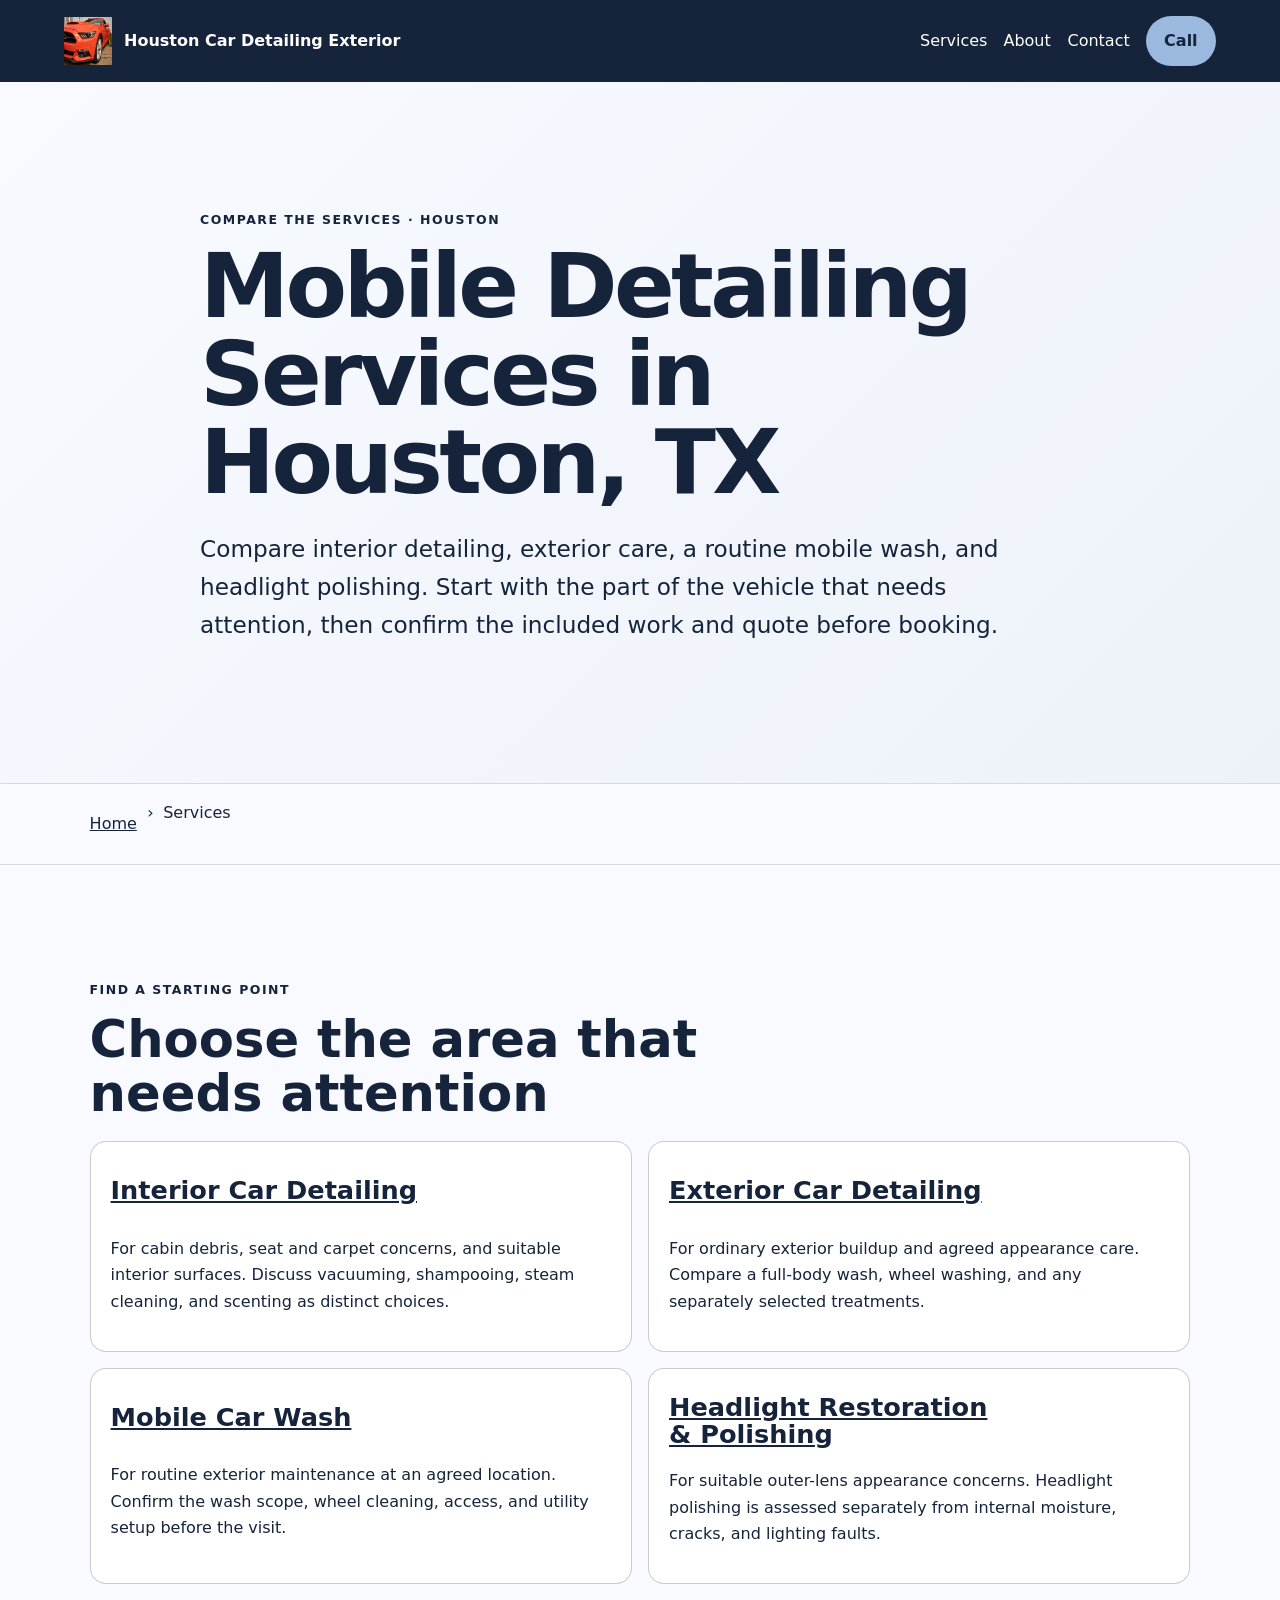
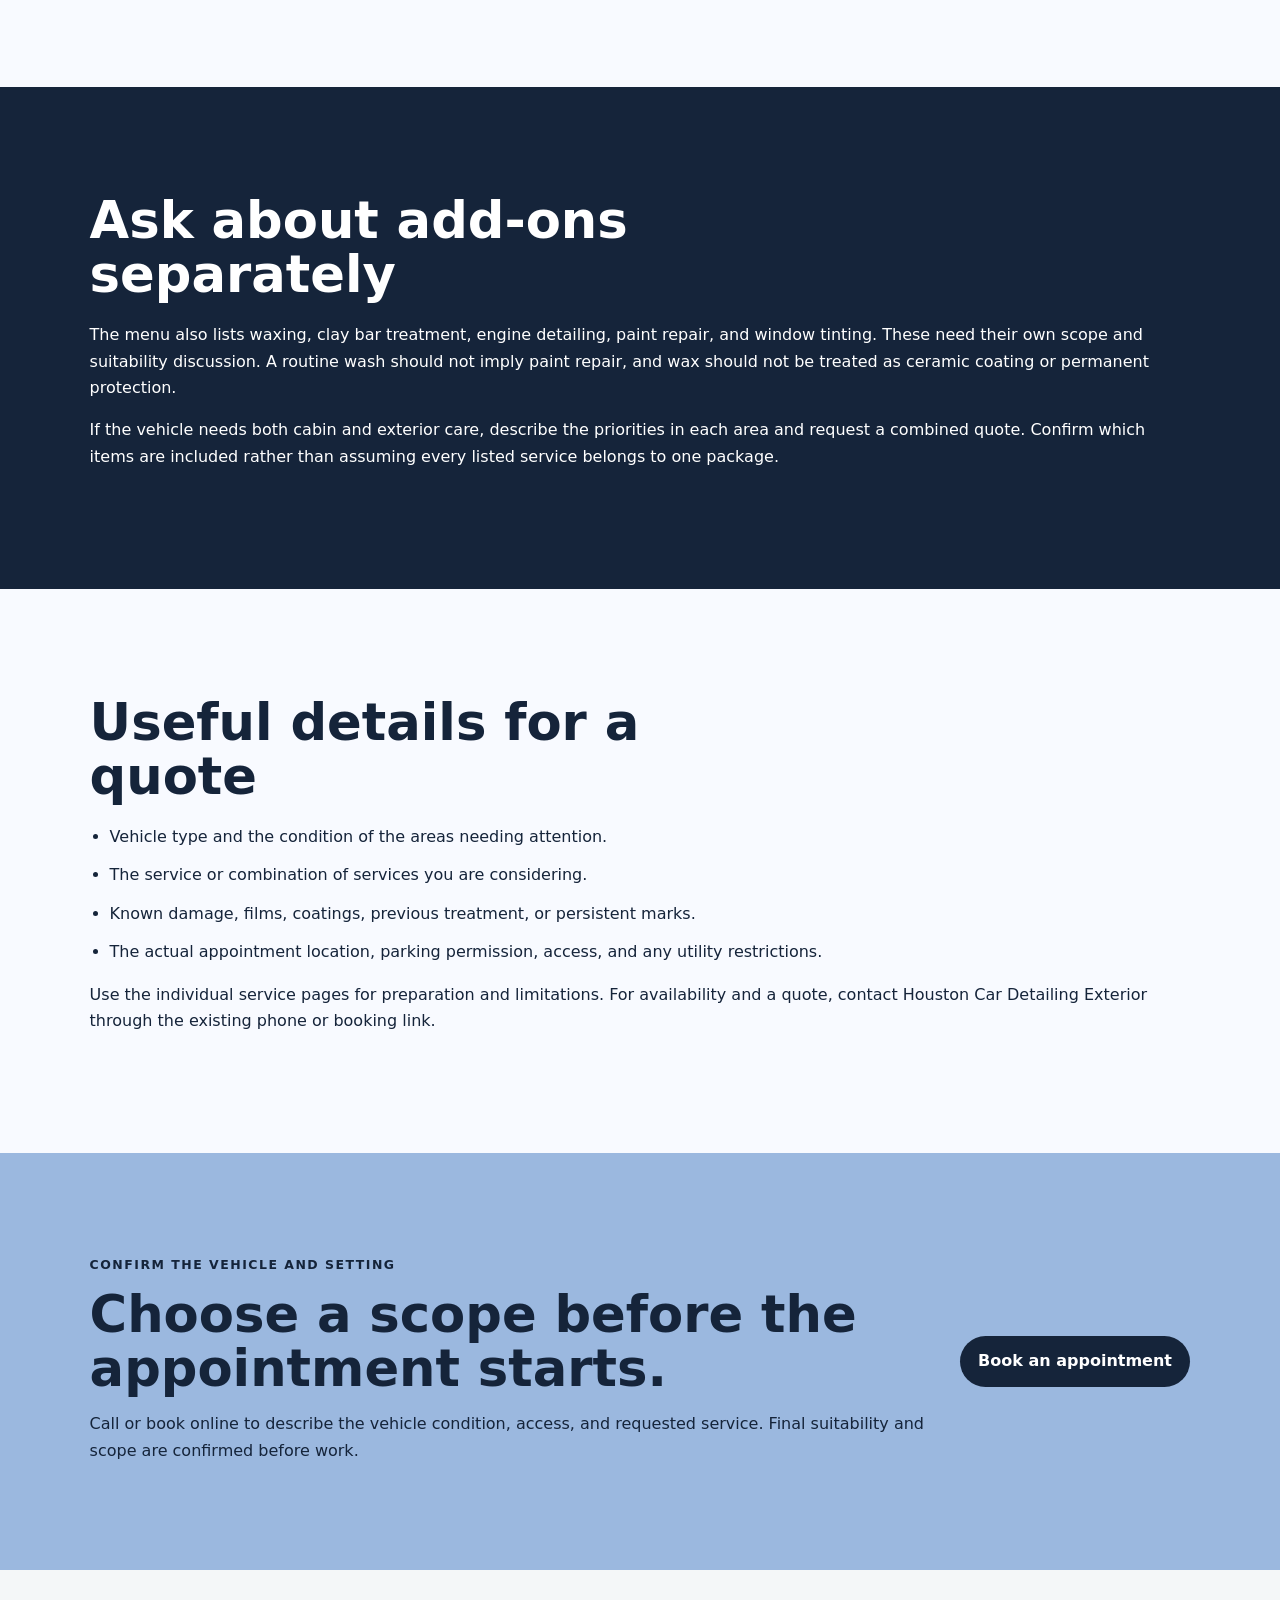
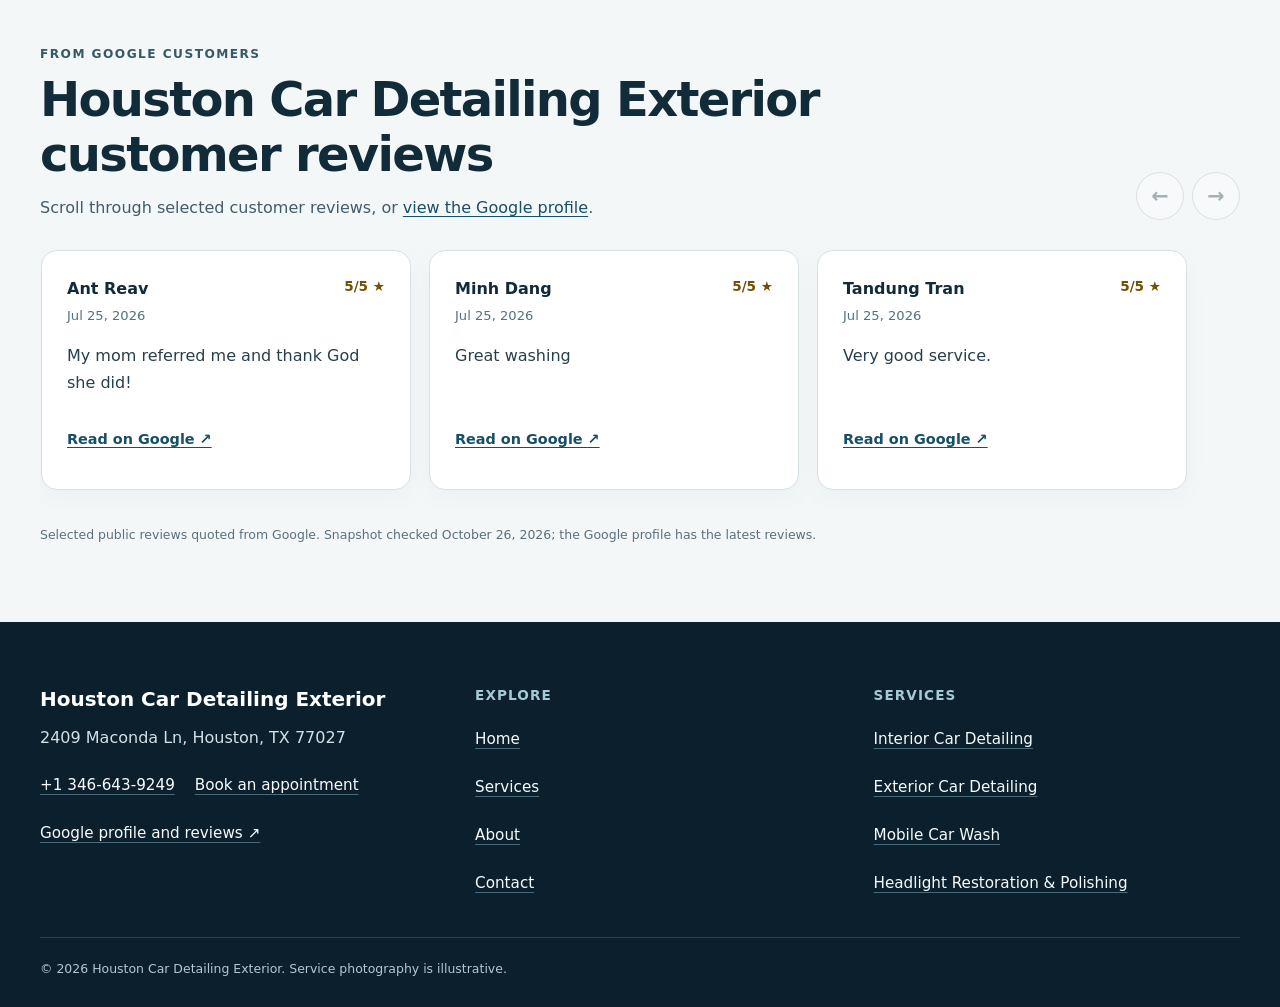
<file: services/index.html>
<!doctype html>
<html lang="en"><head>
  <meta charset="utf-8"><meta name="viewport" content="width=device-width,initial-scale=1">
  <title>Mobile Detailing Services in Houston, TX | Houston Car Detailing Exterior</title>
  <meta name="description" content="Compare documented mobile detailing choices from Houston Car Detailing Exterior in Houston, TX, including preparation, access, and scope boundaries.">
  <meta name="robots" content="index, follow, max-image-preview:large, max-snippet:-1">
  <link rel="canonical" href="https://houstoncardetailingexterior.shop/services/">
  <meta property="og:type" content="website"><meta property="og:title" content="Mobile Detailing Services in Houston, TX | Houston Car Detailing Exterior">
  <meta property="og:description" content="Compare documented mobile detailing choices from Houston Car Detailing Exterior in Houston, TX, including preparation, access, and scope boundaries."><meta property="og:url" content="https://houstoncardetailingexterior.shop/services/">
  <meta property="og:image" content="https://houstoncardetailingexterior.shop/assets/hero-finish.jpg"><meta name="twitter:card" content="summary_large_image">
  <link rel="icon" href="/assets/favicon.svg"><link rel="stylesheet" href="/seo-pages.css"><script type="application/ld+json">{
  "@context": "https://schema.org",
  "@graph": [
    {
      "@type": "BreadcrumbList",
      "@id": "https://houstoncardetailingexterior.shop/services/#breadcrumb",
      "itemListElement": [
        {
          "@type": "ListItem",
          "position": 1,
          "name": "Home",
          "item": "https://houstoncardetailingexterior.shop/"
        },
        {
          "@type": "ListItem",
          "position": 2,
          "name": "Services",
          "item": "https://houstoncardetailingexterior.shop/services/"
        }
      ]
    },
    {
      "@type": "WebPage",
      "@id": "https://houstoncardetailingexterior.shop/services/#webpage",
      "url": "https://houstoncardetailingexterior.shop/services/",
      "name": "Mobile Detailing Services in Houston, TX | Houston Car Detailing Exterior",
      "description": "Compare documented mobile detailing choices from Houston Car Detailing Exterior in Houston, TX, including preparation, access, and scope boundaries.",
      "breadcrumb": {
        "@id": "https://houstoncardetailingexterior.shop/services/#breadcrumb"
      },
      "isPartOf": {
        "@id": "https://houstoncardetailingexterior.shop/#website"
      },
      "about": {
        "@id": "https://houstoncardetailingexterior.shop/#business"
      }
    },
    {
      "@type": "ImageObject",
      "@id": "https://houstoncardetailingexterior.shop/services/#primaryimage",
      "contentUrl": "https://houstoncardetailingexterior.shop/assets/hero-finish.jpg",
      "caption": "Illustrative detailing artwork for Houston Car Detailing Exterior",
      "representativeOfPage": true
    }
  ]
}</script>
<link rel="stylesheet" href="/portfolio-components.css">
</head><body style="--pilot-accent:#9bb8df;--pilot-dark:#15243a;--pilot-paper:#f8faff">
<a class="skip-link" href="#content">Skip to content</a>
<header class="pilot-header"><a class="pilot-brand" href="/"><img src="/assets/hero-finish.jpg" width="48" height="48" alt=""><span>Houston Car Detailing Exterior</span></a>
<nav aria-label="Primary navigation"><a href="/services/">Services</a><a href="/about/">About</a><a href="/contact/">Contact</a><a class="pilot-call" href="tel:+13466439249">Call</a></nav></header>
<main id="content"><section class="pilot-hero text-only"><div><p class="eyebrow">Compare the services · Houston</p><h1>Mobile Detailing Services in Houston, TX</h1><p class="pilot-answer">Compare interior detailing, exterior care, a routine mobile wash, and headlight polishing. Start with the part of the vehicle that needs attention, then confirm the included work and quote before booking.</p></div></section>
<nav class="breadcrumbs" aria-label="Breadcrumb"><a href="/">Home</a><span>›</span><span>Services</span></nav>
<section class="pilot-section"><p class="eyebrow">Find a starting point</p><h2>Choose the area that needs attention</h2><div class="service-cards"><article><h2><a href="/services/interior-car-detailing/">Interior Car Detailing</a></h2><p>For cabin debris, seat and carpet concerns, and suitable interior surfaces. Discuss vacuuming, shampooing, steam cleaning, and scenting as distinct choices.</p></article><article><h2><a href="/services/exterior-car-detailing/">Exterior Car Detailing</a></h2><p>For ordinary exterior buildup and agreed appearance care. Compare a full-body wash, wheel washing, and any separately selected treatments.</p></article><article><h2><a href="/services/mobile-car-wash/">Mobile Car Wash</a></h2><p>For routine exterior maintenance at an agreed location. Confirm the wash scope, wheel cleaning, access, and utility setup before the visit.</p></article><article><h2><a href="/services/headlight-restoration/">Headlight Restoration &amp; Polishing</a></h2><p>For suitable outer-lens appearance concerns. Headlight polishing is assessed separately from internal moisture, cracks, and lighting faults.</p></article></div></section>
<section class="pilot-section tone"><h2>Ask about add-ons separately</h2><p>The menu also lists waxing, clay bar treatment, engine detailing, paint repair, and window tinting. These need their own scope and suitability discussion. A routine wash should not imply paint repair, and wax should not be treated as ceramic coating or permanent protection.</p><p>If the vehicle needs both cabin and exterior care, describe the priorities in each area and request a combined quote. Confirm which items are included rather than assuming every listed service belongs to one package.</p></section>
<section class="pilot-section"><h2>Useful details for a quote</h2><ul class="checklist"><li>Vehicle type and the condition of the areas needing attention.</li><li>The service or combination of services you are considering.</li><li>Known damage, films, coatings, previous treatment, or persistent marks.</li><li>The actual appointment location, parking permission, access, and any utility restrictions.</li></ul><p>Use the individual service pages for preparation and limitations. For availability and a quote, contact Houston Car Detailing Exterior through the existing phone or booking link.</p></section>
<section class="pilot-cta"><div><p class="eyebrow">Confirm the vehicle and setting</p><h2>Choose a scope before the appointment starts.</h2><p>Call or book online to describe the vehicle condition, access, and requested service. Final suitability and scope are confirmed before work.</p></div><a class="pilot-button" href="/scheduling">Book an appointment</a></section>
<!-- PORTFOLIO-REVIEWS:START --><section class="portfolio-reviews" aria-labelledby="portfolio-reviews-title"><div class="portfolio-reviews__heading"><div><p class="portfolio-reviews__kicker">From Google customers</p><h2 id="portfolio-reviews-title">Houston Car Detailing Exterior customer reviews</h2><p class="portfolio-reviews__intro">Scroll through selected customer reviews, or <a href="https://www.google.com/maps?cid=11005714650532663714" target="_blank" rel="noopener noreferrer">view the Google profile</a>.</p></div><div class="portfolio-reviews__controls"><button type="button" data-reviews-prev aria-label="Previous reviews">←</button><button type="button" data-reviews-next aria-label="Next reviews">→</button></div></div><div class="portfolio-reviews__track" role="region" aria-label="Scrollable customer reviews" tabindex="0"><article class="portfolio-review"><div class="portfolio-review__meta"><div><span class="portfolio-review__author">Ant Reav</span><time datetime="2026-07-25">Jul 25, 2026</time></div><span class="portfolio-review__rating" aria-label="5 out of 5 stars">5/5 ★</span></div><blockquote><p>My mom referred me and thank God she did!</p></blockquote><a class="portfolio-review__source" href="https://www.google.com/maps/reviews/data=!4m8!14m7!1m6!2m5!1sCi9DQUlRQUNvZENodHljRjlvT2xRMVFXVnhYMEprVG5OTlEzQlJaV3BtVlZOd05IYxAB!2m1!1s0x0:0x98bc2729f44fd1a2!3m1!1s2@1:CAIQACodChtycF9oOlQ1QWVxX0JkTnNNQ3BRZWpmVVNwNHc%7C%7C?hl=en-US" target="_blank" rel="noopener noreferrer">Read on Google ↗</a></article><article class="portfolio-review"><div class="portfolio-review__meta"><div><span class="portfolio-review__author">Minh Dang</span><time datetime="2026-07-25">Jul 25, 2026</time></div><span class="portfolio-review__rating" aria-label="5 out of 5 stars">5/5 ★</span></div><blockquote><p>Great washing</p></blockquote><a class="portfolio-review__source" href="https://www.google.com/maps/reviews/data=!4m8!14m7!1m6!2m5!1sCi9DQUlRQUNvZENodHljRjlvT2xOWU1HcG1ZbEF5TVY5dlNHZE5OalZNYzNWbExYYxAB!2m1!1s0x0:0x98bc2729f44fd1a2!3m1!1s2@1:CAIQACodChtycF9oOlNYMGpmYlAyMV9vSGdNNjVMc3VlLXc%7C%7C?hl=en-US" target="_blank" rel="noopener noreferrer">Read on Google ↗</a></article><article class="portfolio-review"><div class="portfolio-review__meta"><div><span class="portfolio-review__author">Tandung Tran</span><time datetime="2026-07-25">Jul 25, 2026</time></div><span class="portfolio-review__rating" aria-label="5 out of 5 stars">5/5 ★</span></div><blockquote><p>Very good service.</p></blockquote><a class="portfolio-review__source" href="https://www.google.com/maps/reviews/data=!4m8!14m7!1m6!2m5!1sCi9DQUlRQUNvZENodHljRjlvT2w5a1owWllVa0pUVUVKd2QyaDBObkZZTVUweFMzYxAB!2m1!1s0x0:0x98bc2729f44fd1a2!3m1!1s2@1:CAIQACodChtycF9oOl9kZ0ZYUkJTUEJwd2h0NnFYMU0xS3c%7C%7C?hl=en-US" target="_blank" rel="noopener noreferrer">Read on Google ↗</a></article></div><p class="portfolio-reviews__note">Selected public reviews quoted from Google. Snapshot checked <time datetime="2026-10-26">October 26, 2026</time>; the Google profile has the latest reviews.</p></section><!-- PORTFOLIO-REVIEWS:END -->
</main><footer class="portfolio-footer"><div class="portfolio-footer__grid"><div><strong class="portfolio-footer__name">Houston Car Detailing Exterior</strong><address>2409 Maconda Ln, Houston, TX 77027</address><div class="portfolio-footer__contact"><a href="tel:+13466439249">+1 346-643-9249</a><a href="/scheduling">Book an appointment</a></div><a href="https://www.google.com/maps?cid=11005714650532663714" target="_blank" rel="noopener noreferrer">Google profile and reviews ↗</a></div><div><h2>Explore</h2><nav aria-label="Footer navigation"><a href="/">Home</a><a href="/services/">Services</a><a href="/about/">About</a><a href="/contact/">Contact</a></nav></div><div><h2>Services</h2><nav aria-label="Service pages"><a href="/services/interior-car-detailing/">Interior Car Detailing</a><a href="/services/exterior-car-detailing/">Exterior Car Detailing</a><a href="/services/mobile-car-wash/">Mobile Car Wash</a><a href="/services/headlight-restoration/">Headlight Restoration &amp; Polishing</a></nav></div></div><p class="portfolio-footer__bottom">© <span id="year">2026</span> Houston Car Detailing Exterior. Service photography is illustrative.</p></footer>
<script src="/portfolio-components.js" defer></script>
</body></html>
</file>
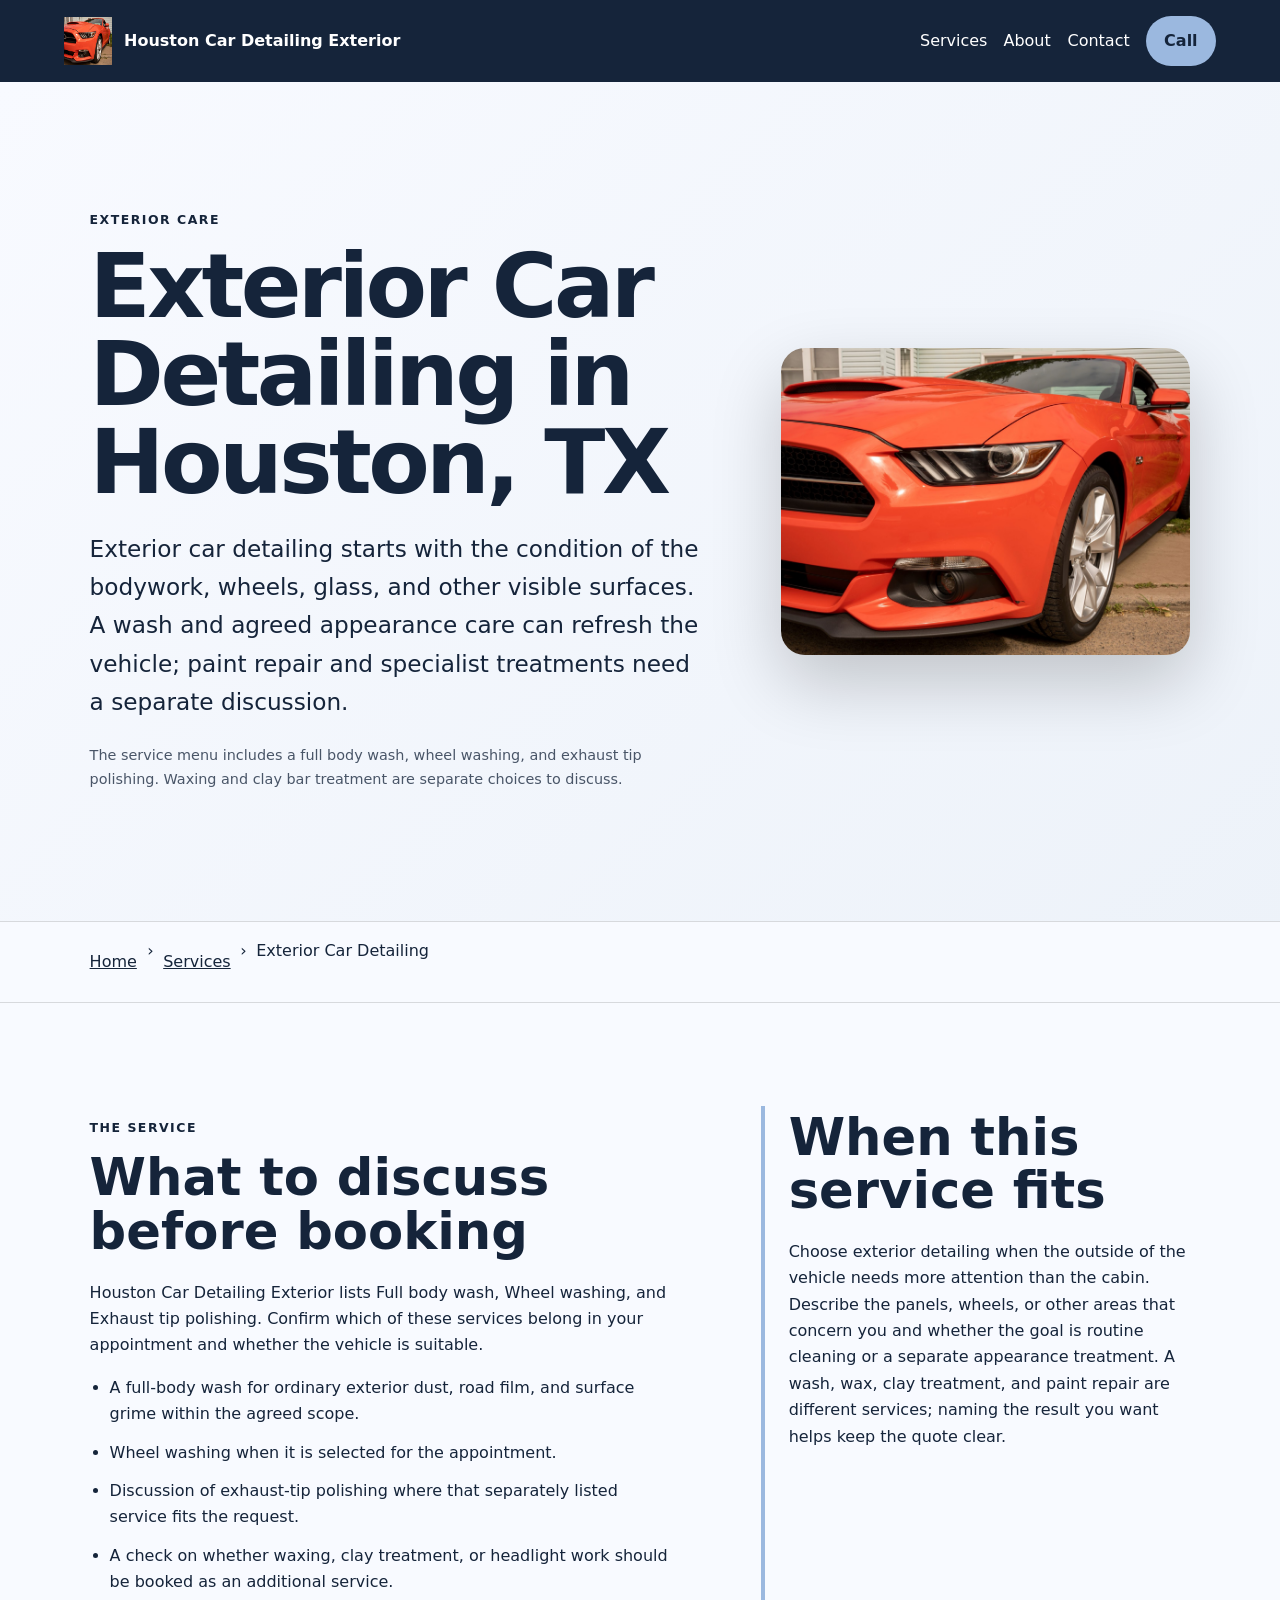
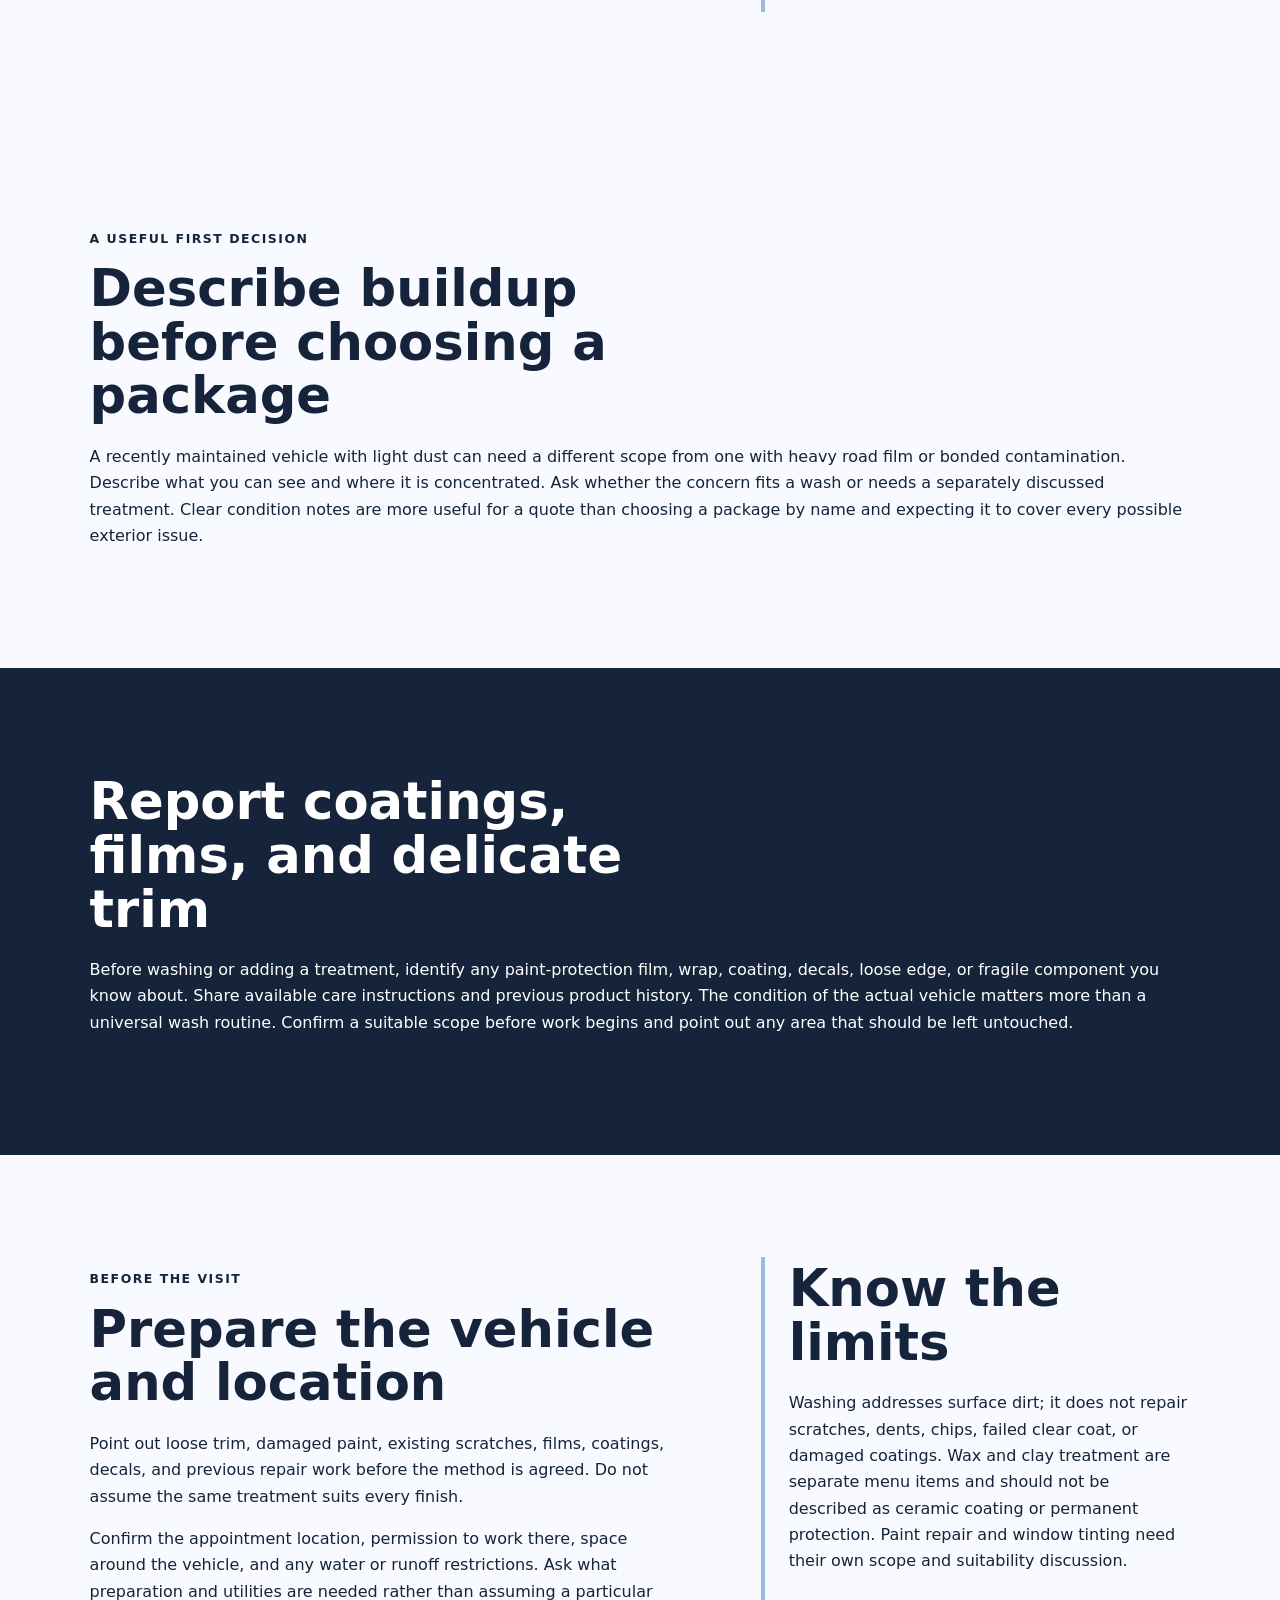
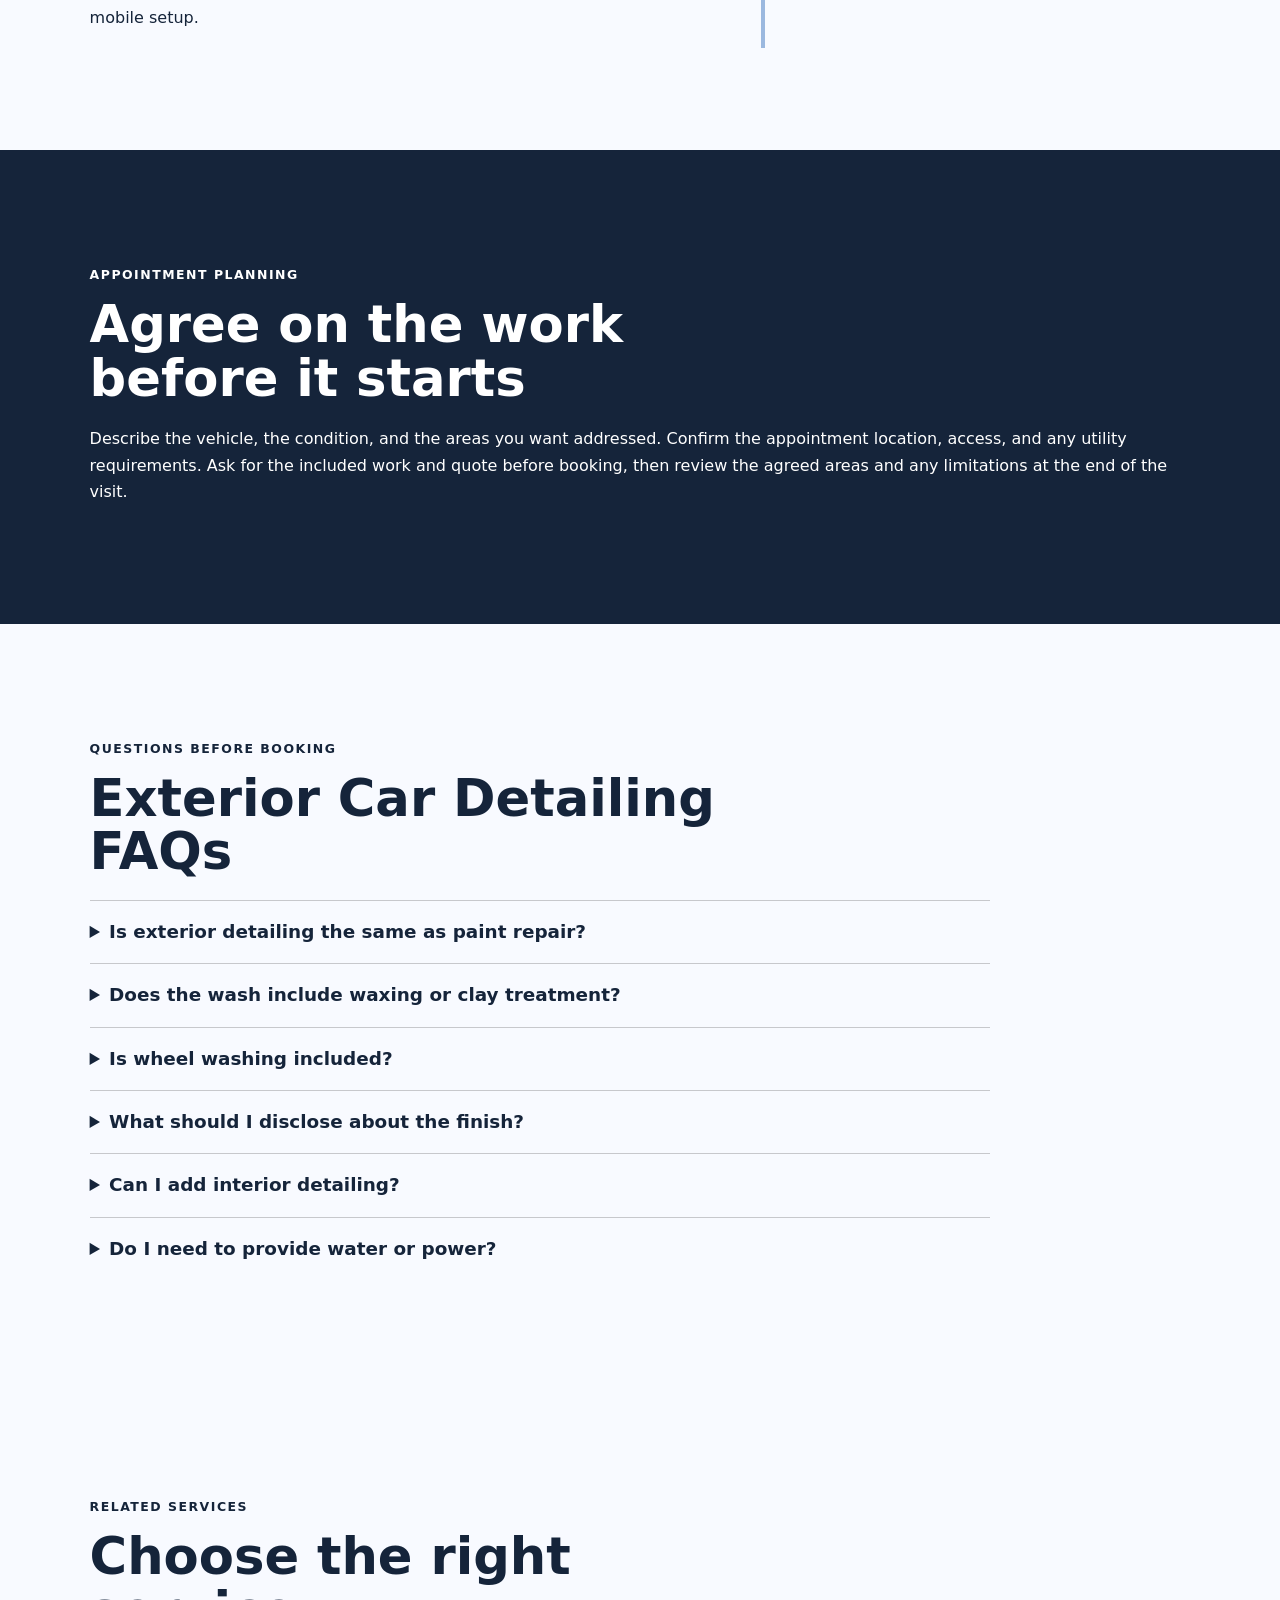
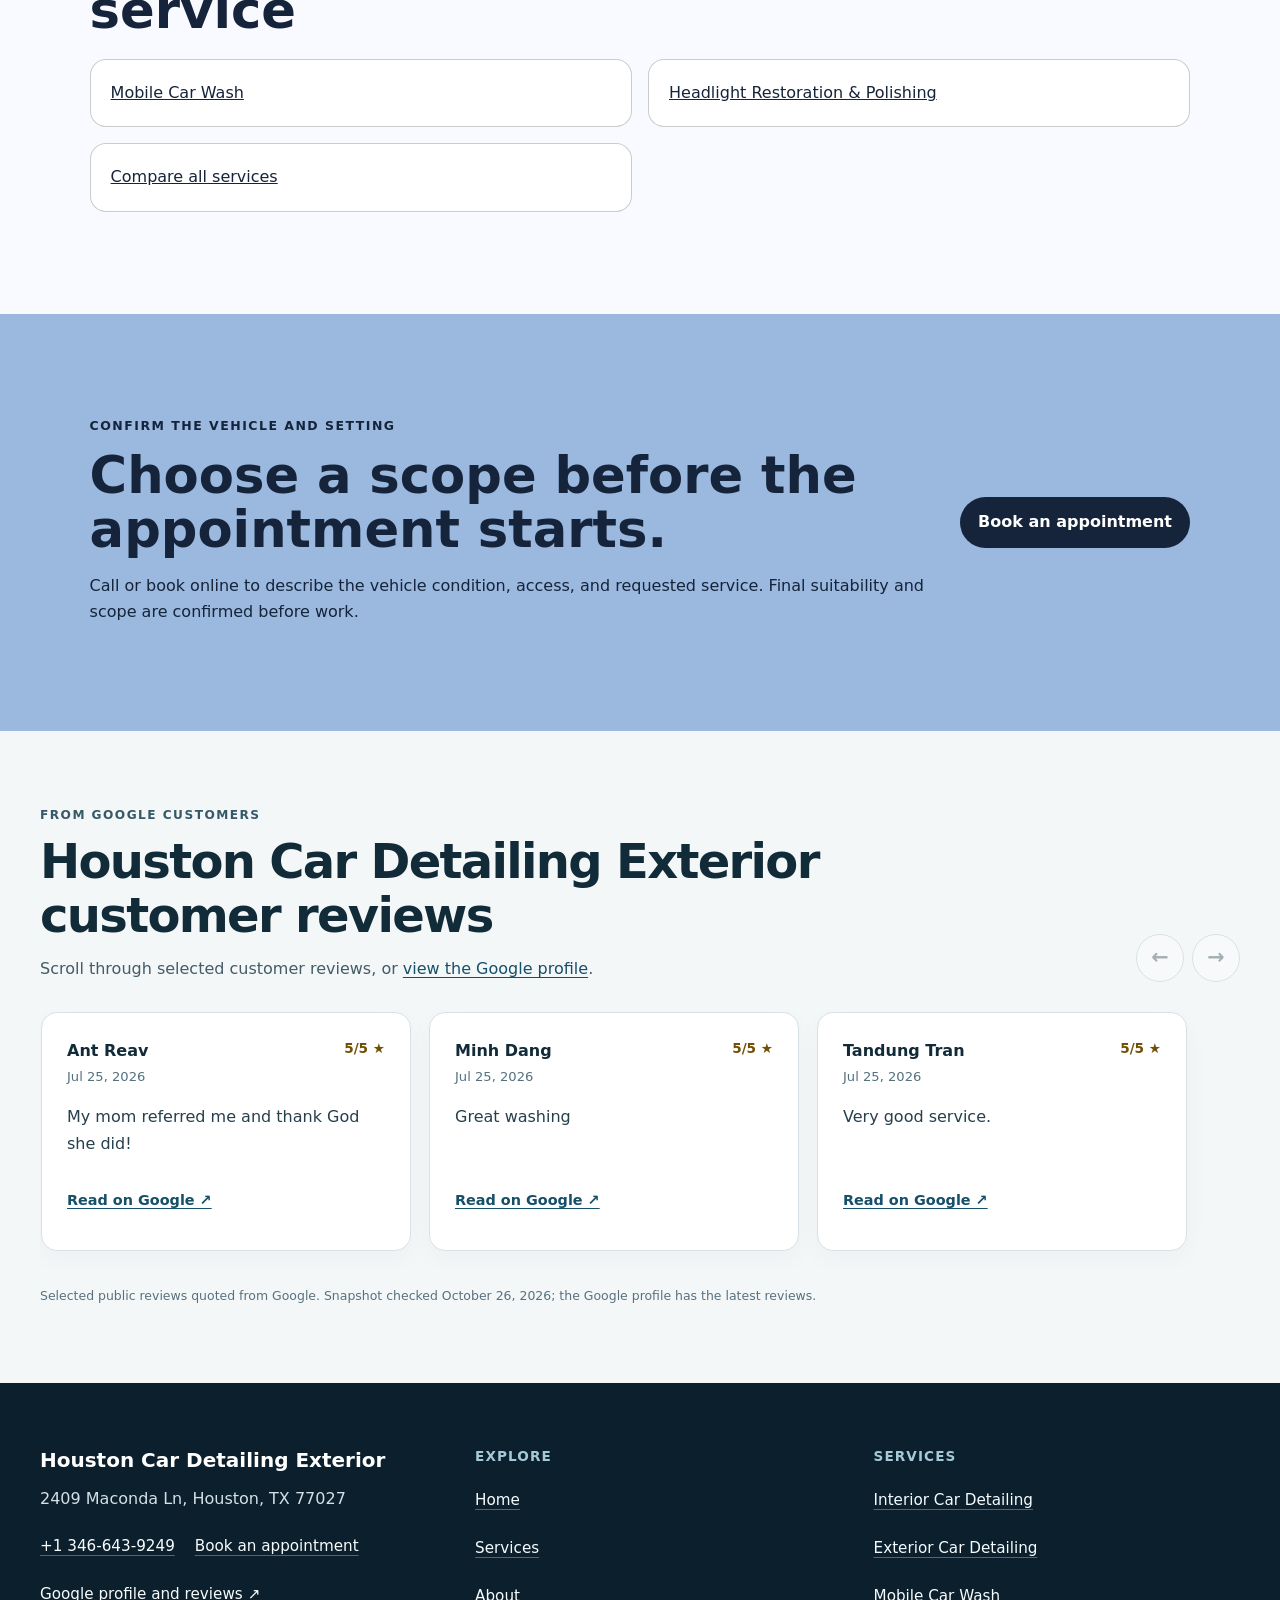
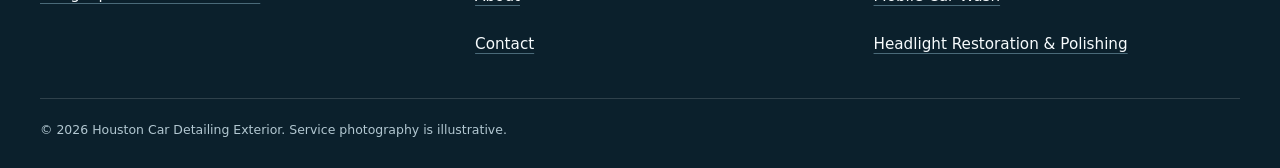
<file: services/exterior-car-detailing/index.html>
<!doctype html>
<html lang="en"><head>
  <meta charset="utf-8"><meta name="viewport" content="width=device-width,initial-scale=1">
  <title>Exterior Car Detailing in Houston, TX | Houston Car Detailing Exterior</title>
  <meta name="description" content="Plan exterior car detailing with Houston Car Detailing Exterior in Houston: documented scope, vehicle preparation, access checks, and limitations.">
  <meta name="robots" content="index, follow, max-image-preview:large, max-snippet:-1">
  <link rel="canonical" href="https://houstoncardetailingexterior.shop/services/exterior-car-detailing/">
  <meta property="og:type" content="website"><meta property="og:title" content="Exterior Car Detailing in Houston, TX | Houston Car Detailing Exterior">
  <meta property="og:description" content="Plan exterior car detailing with Houston Car Detailing Exterior in Houston: documented scope, vehicle preparation, access checks, and limitations."><meta property="og:url" content="https://houstoncardetailingexterior.shop/services/exterior-car-detailing/">
  <meta property="og:image" content="https://houstoncardetailingexterior.shop/assets/hero-finish.jpg"><meta name="twitter:card" content="summary_large_image">
  <link rel="icon" href="/assets/favicon.svg"><link rel="stylesheet" href="/seo-pages.css"><script type="application/ld+json">{
  "@context": "https://schema.org",
  "@graph": [
    {
      "@type": "BreadcrumbList",
      "@id": "https://houstoncardetailingexterior.shop/services/exterior-car-detailing/#breadcrumb",
      "itemListElement": [
        {
          "@type": "ListItem",
          "position": 1,
          "name": "Home",
          "item": "https://houstoncardetailingexterior.shop/"
        },
        {
          "@type": "ListItem",
          "position": 2,
          "name": "Services",
          "item": "https://houstoncardetailingexterior.shop/services/"
        },
        {
          "@type": "ListItem",
          "position": 3,
          "name": "Exterior Car Detailing",
          "item": "https://houstoncardetailingexterior.shop/services/exterior-car-detailing/"
        }
      ]
    },
    {
      "@type": "WebPage",
      "@id": "https://houstoncardetailingexterior.shop/services/exterior-car-detailing/#webpage",
      "url": "https://houstoncardetailingexterior.shop/services/exterior-car-detailing/",
      "name": "Exterior Car Detailing in Houston, TX | Houston Car Detailing Exterior",
      "description": "Plan exterior car detailing with Houston Car Detailing Exterior in Houston: documented scope, vehicle preparation, access checks, and limitations.",
      "breadcrumb": {
        "@id": "https://houstoncardetailingexterior.shop/services/exterior-car-detailing/#breadcrumb"
      },
      "isPartOf": {
        "@id": "https://houstoncardetailingexterior.shop/#website"
      },
      "about": {
        "@id": "https://houstoncardetailingexterior.shop/#business"
      }
    },
    {
      "@type": "Service",
      "@id": "https://houstoncardetailingexterior.shop/services/exterior-car-detailing/#service",
      "name": "Exterior Car Detailing",
      "serviceType": "exterior car detailing",
      "url": "https://houstoncardetailingexterior.shop/services/exterior-car-detailing/",
      "description": "Exterior car detailing begins with the visible outside surfaces of the vehicle and may combine a full-body wash with wheel washing and other documented appearance-care add-ons.",
      "provider": {
        "@id": "https://houstoncardetailingexterior.shop/#business"
      },
      "areaServed": {
        "@type": "City",
        "name": "Houston"
      }
    },
    {
      "@type": "ImageObject",
      "@id": "https://houstoncardetailingexterior.shop/services/exterior-car-detailing/#primaryimage",
      "contentUrl": "https://houstoncardetailingexterior.shop/assets/hero-finish.jpg",
      "caption": "Illustrative detailing artwork for Houston Car Detailing Exterior",
      "representativeOfPage": true
    }
  ]
}</script>
<link rel="stylesheet" href="/portfolio-components.css">
</head><body style="--pilot-accent:#9bb8df;--pilot-dark:#15243a;--pilot-paper:#f8faff">
<a class="skip-link" href="#content">Skip to content</a>
<header class="pilot-header"><a class="pilot-brand" href="/"><img src="/assets/hero-finish.jpg" width="48" height="48" alt=""><span>Houston Car Detailing Exterior</span></a>
<nav aria-label="Primary navigation"><a href="/services/">Services</a><a href="/about/">About</a><a href="/contact/">Contact</a><a class="pilot-call" href="tel:+13466439249">Call</a></nav></header>
<main id="content"><section class="pilot-hero"><div><p class="eyebrow">Exterior care</p><h1>Exterior Car Detailing in Houston, TX</h1><p class="pilot-answer">Exterior car detailing starts with the condition of the bodywork, wheels, glass, and other visible surfaces. A wash and agreed appearance care can refresh the vehicle; paint repair and specialist treatments need a separate discussion.</p><p class="pilot-proof">The service menu includes a full body wash, wheel washing, and exhaust tip polishing. Waxing and clay bar treatment are separate choices to discuss.</p></div><img alt="Illustrative detailing artwork for Houston Car Detailing Exterior" fetchpriority="high" height="720" src="/assets/hero-finish.jpg" width="960"/></section>
<nav aria-label="Breadcrumb" class="breadcrumbs"><a href="/">Home</a><span>›</span><a href="/services/">Services</a><span>›</span><span>Exterior Car Detailing</span></nav>
<section class="pilot-section pilot-grid"><div><p class="eyebrow">The service</p><h2>What to discuss before booking</h2><p>Houston Car Detailing Exterior lists Full body wash, Wheel washing, and Exhaust tip polishing. Confirm which of these services belong in your appointment and whether the vehicle is suitable.</p><ul class="checklist"><li>A full-body wash for ordinary exterior dust, road film, and surface grime within the agreed scope.</li><li>Wheel washing when it is selected for the appointment.</li><li>Discussion of exhaust-tip polishing where that separately listed service fits the request.</li><li>A check on whether waxing, clay treatment, or headlight work should be booked as an additional service.</li></ul></div><aside><h2>When this service fits</h2><p>Choose exterior detailing when the outside of the vehicle needs more attention than the cabin. Describe the panels, wheels, or other areas that concern you and whether the goal is routine cleaning or a separate appearance treatment. A wash, wax, clay treatment, and paint repair are different services; naming the result you want helps keep the quote clear.</p></aside></section>
<section class="pilot-section"><p class="eyebrow">A useful first decision</p><h2>Describe buildup before choosing a package</h2><p>A recently maintained vehicle with light dust can need a different scope from one with heavy road film or bonded contamination. Describe what you can see and where it is concentrated. Ask whether the concern fits a wash or needs a separately discussed treatment. Clear condition notes are more useful for a quote than choosing a package by name and expecting it to cover every possible exterior issue.</p></section><section class="pilot-section tone"><h2>Report coatings, films, and delicate trim</h2><p>Before washing or adding a treatment, identify any paint-protection film, wrap, coating, decals, loose edge, or fragile component you know about. Share available care instructions and previous product history. The condition of the actual vehicle matters more than a universal wash routine. Confirm a suitable scope before work begins and point out any area that should be left untouched.</p></section>
<section class="pilot-section pilot-grid"><div><p class="eyebrow">Before the visit</p><h2>Prepare the vehicle and location</h2><p>Point out loose trim, damaged paint, existing scratches, films, coatings, decals, and previous repair work before the method is agreed. Do not assume the same treatment suits every finish.</p><p>Confirm the appointment location, permission to work there, space around the vehicle, and any water or runoff restrictions. Ask what preparation and utilities are needed rather than assuming a particular mobile setup.</p></div><aside><h2>Know the limits</h2><p>Washing addresses surface dirt; it does not repair scratches, dents, chips, failed clear coat, or damaged coatings. Wax and clay treatment are separate menu items and should not be described as ceramic coating or permanent protection. Paint repair and window tinting need their own scope and suitability discussion.</p></aside></section>
<section class="pilot-section tone"><p class="eyebrow">Appointment planning</p><h2>Agree on the work before it starts</h2><p>Describe the vehicle, the condition, and the areas you want addressed. Confirm the appointment location, access, and any utility requirements. Ask for the included work and quote before booking, then review the agreed areas and any limitations at the end of the visit.</p></section>
<section class="pilot-section"><p class="eyebrow">Questions before booking</p><h2>Exterior Car Detailing FAQs</h2><div class="faq-list"><details><summary>Is exterior detailing the same as paint repair?</summary><p>No. Cleaning addresses surface dirt and the agreed appearance care. Scratches, chips, dents, and damaged paint require a separate assessment; a wash should not be presented as a repair.</p></details><details><summary>Does the wash include waxing or clay treatment?</summary><p>Waxing and clay bar treatment are listed separately. Confirm whether either is included in the quote and whether it is suitable for the vehicle before the appointment.</p></details><details><summary>Is wheel washing included?</summary><p>Wheel washing is on the menu, but the included areas depend on the appointment you book. Ask for it explicitly if wheels are a priority.</p></details><details><summary>What should I disclose about the finish?</summary><p>Mention known coatings, wraps, films, decals, loose trim, paint damage, and previous repair. Share any care instructions so suitability can be discussed before a method is chosen.</p></details><details><summary>Can I add interior detailing?</summary><p>Yes, interior services are also listed. Ask for both areas when requesting a quote and confirm which tasks belong to each part of the appointment.</p></details><details><summary>Do I need to provide water or power?</summary><p>Confirm that directly when booking. Share the actual site conditions and confirm the utility arrangement for the planned visit before booking.</p></details></div></section>
<section class="pilot-section related"><p class="eyebrow">Related services</p><h2>Choose the right service</h2><div class="related-links"><a href="/services/mobile-car-wash/">Mobile Car Wash</a><a href="/services/headlight-restoration/">Headlight Restoration &amp; Polishing</a><a href="/services/">Compare all services</a></div></section>
<section class="pilot-cta"><div><p class="eyebrow">Confirm the vehicle and setting</p><h2>Choose a scope before the appointment starts.</h2><p>Call or book online to describe the vehicle condition, access, and requested service. Final suitability and scope are confirmed before work.</p></div><a class="pilot-button" href="/scheduling">Book an appointment</a></section>
<!-- PORTFOLIO-REVIEWS:START --><section class="portfolio-reviews" aria-labelledby="portfolio-reviews-title"><div class="portfolio-reviews__heading"><div><p class="portfolio-reviews__kicker">From Google customers</p><h2 id="portfolio-reviews-title">Houston Car Detailing Exterior customer reviews</h2><p class="portfolio-reviews__intro">Scroll through selected customer reviews, or <a href="https://www.google.com/maps?cid=11005714650532663714" target="_blank" rel="noopener noreferrer">view the Google profile</a>.</p></div><div class="portfolio-reviews__controls"><button type="button" data-reviews-prev aria-label="Previous reviews">←</button><button type="button" data-reviews-next aria-label="Next reviews">→</button></div></div><div class="portfolio-reviews__track" role="region" aria-label="Scrollable customer reviews" tabindex="0"><article class="portfolio-review"><div class="portfolio-review__meta"><div><span class="portfolio-review__author">Ant Reav</span><time datetime="2026-07-25">Jul 25, 2026</time></div><span class="portfolio-review__rating" aria-label="5 out of 5 stars">5/5 ★</span></div><blockquote><p>My mom referred me and thank God she did!</p></blockquote><a class="portfolio-review__source" href="https://www.google.com/maps/reviews/data=!4m8!14m7!1m6!2m5!1sCi9DQUlRQUNvZENodHljRjlvT2xRMVFXVnhYMEprVG5OTlEzQlJaV3BtVlZOd05IYxAB!2m1!1s0x0:0x98bc2729f44fd1a2!3m1!1s2@1:CAIQACodChtycF9oOlQ1QWVxX0JkTnNNQ3BRZWpmVVNwNHc%7C%7C?hl=en-US" target="_blank" rel="noopener noreferrer">Read on Google ↗</a></article><article class="portfolio-review"><div class="portfolio-review__meta"><div><span class="portfolio-review__author">Minh Dang</span><time datetime="2026-07-25">Jul 25, 2026</time></div><span class="portfolio-review__rating" aria-label="5 out of 5 stars">5/5 ★</span></div><blockquote><p>Great washing</p></blockquote><a class="portfolio-review__source" href="https://www.google.com/maps/reviews/data=!4m8!14m7!1m6!2m5!1sCi9DQUlRQUNvZENodHljRjlvT2xOWU1HcG1ZbEF5TVY5dlNHZE5OalZNYzNWbExYYxAB!2m1!1s0x0:0x98bc2729f44fd1a2!3m1!1s2@1:CAIQACodChtycF9oOlNYMGpmYlAyMV9vSGdNNjVMc3VlLXc%7C%7C?hl=en-US" target="_blank" rel="noopener noreferrer">Read on Google ↗</a></article><article class="portfolio-review"><div class="portfolio-review__meta"><div><span class="portfolio-review__author">Tandung Tran</span><time datetime="2026-07-25">Jul 25, 2026</time></div><span class="portfolio-review__rating" aria-label="5 out of 5 stars">5/5 ★</span></div><blockquote><p>Very good service.</p></blockquote><a class="portfolio-review__source" href="https://www.google.com/maps/reviews/data=!4m8!14m7!1m6!2m5!1sCi9DQUlRQUNvZENodHljRjlvT2w5a1owWllVa0pUVUVKd2QyaDBObkZZTVUweFMzYxAB!2m1!1s0x0:0x98bc2729f44fd1a2!3m1!1s2@1:CAIQACodChtycF9oOl9kZ0ZYUkJTUEJwd2h0NnFYMU0xS3c%7C%7C?hl=en-US" target="_blank" rel="noopener noreferrer">Read on Google ↗</a></article></div><p class="portfolio-reviews__note">Selected public reviews quoted from Google. Snapshot checked <time datetime="2026-10-26">October 26, 2026</time>; the Google profile has the latest reviews.</p></section><!-- PORTFOLIO-REVIEWS:END -->
</main><footer class="portfolio-footer"><div class="portfolio-footer__grid"><div><strong class="portfolio-footer__name">Houston Car Detailing Exterior</strong><address>2409 Maconda Ln, Houston, TX 77027</address><div class="portfolio-footer__contact"><a href="tel:+13466439249">+1 346-643-9249</a><a href="/scheduling">Book an appointment</a></div><a href="https://www.google.com/maps?cid=11005714650532663714" target="_blank" rel="noopener noreferrer">Google profile and reviews ↗</a></div><div><h2>Explore</h2><nav aria-label="Footer navigation"><a href="/">Home</a><a href="/services/">Services</a><a href="/about/">About</a><a href="/contact/">Contact</a></nav></div><div><h2>Services</h2><nav aria-label="Service pages"><a href="/services/interior-car-detailing/">Interior Car Detailing</a><a href="/services/exterior-car-detailing/">Exterior Car Detailing</a><a href="/services/mobile-car-wash/">Mobile Car Wash</a><a href="/services/headlight-restoration/">Headlight Restoration &amp; Polishing</a></nav></div></div><p class="portfolio-footer__bottom">© <span id="year">2026</span> Houston Car Detailing Exterior. Service photography is illustrative.</p></footer>
<script src="/portfolio-components.js" defer></script>
</body></html>
</file>
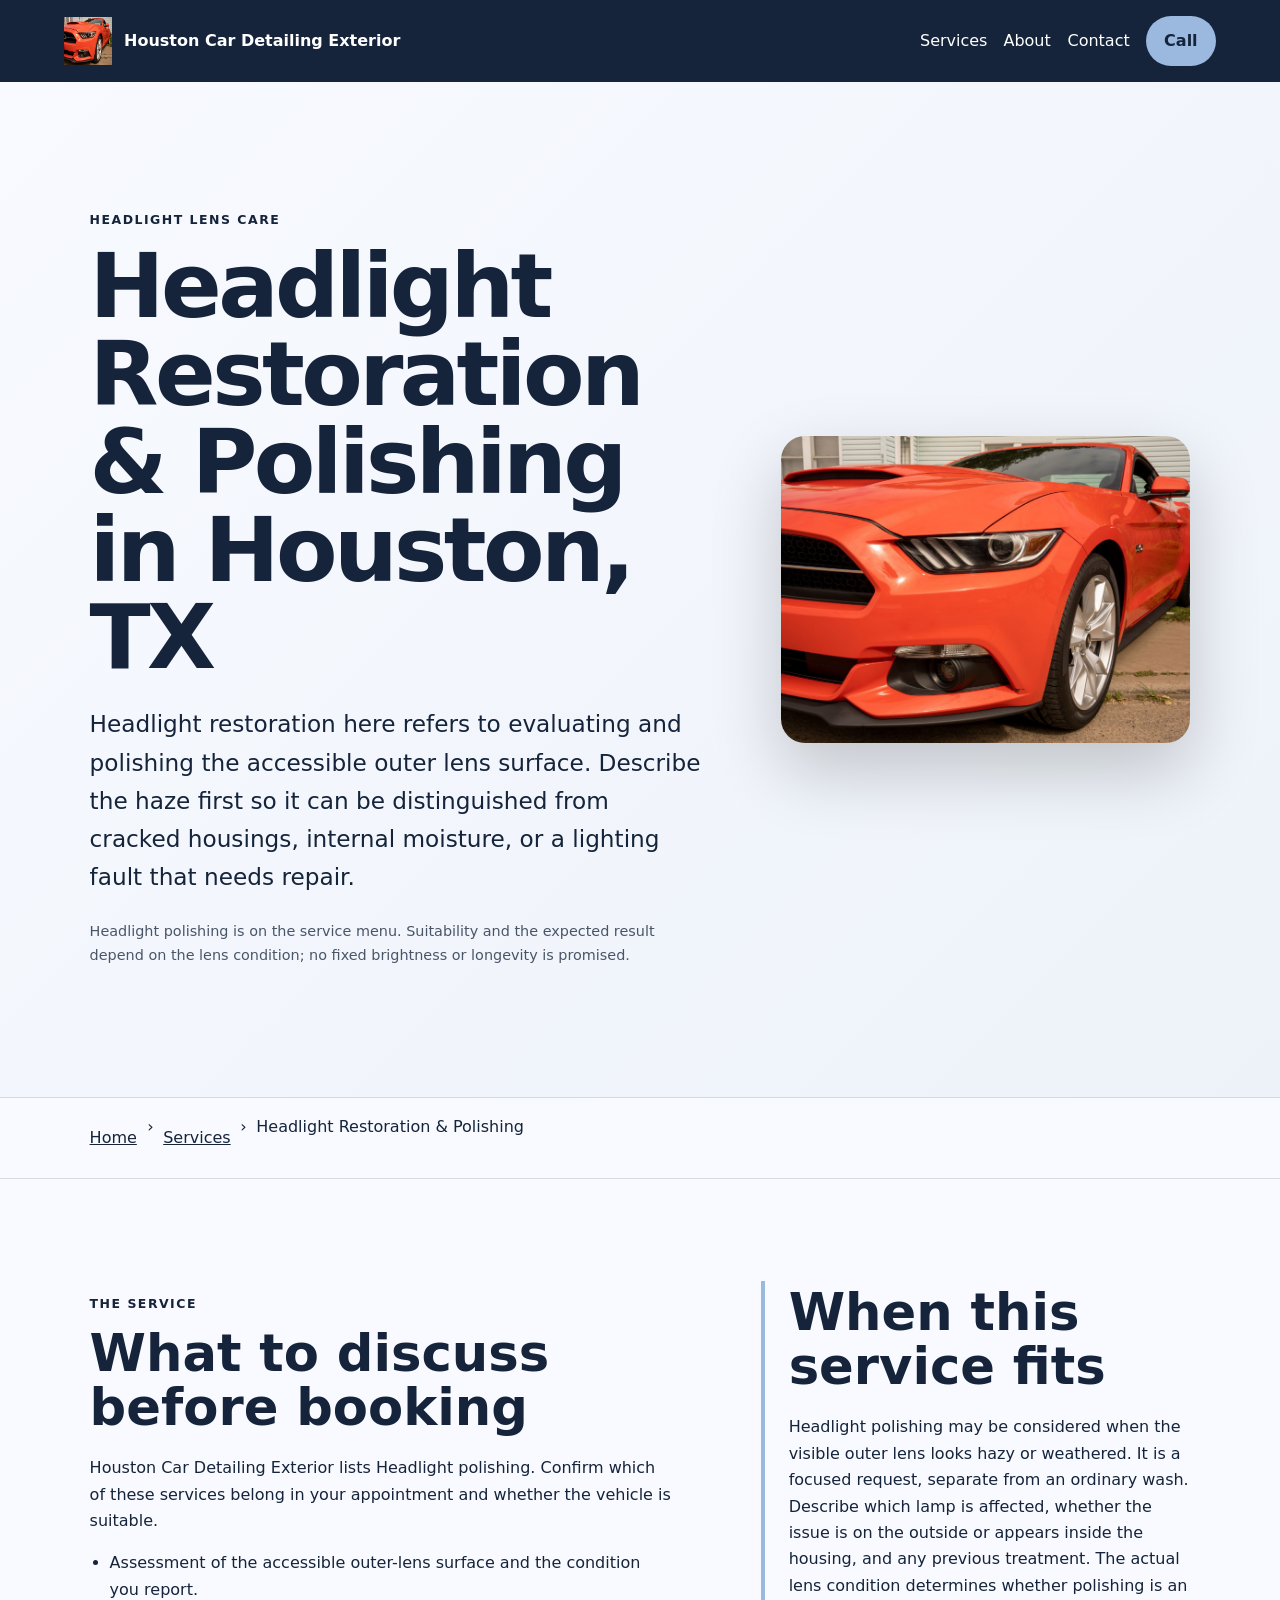
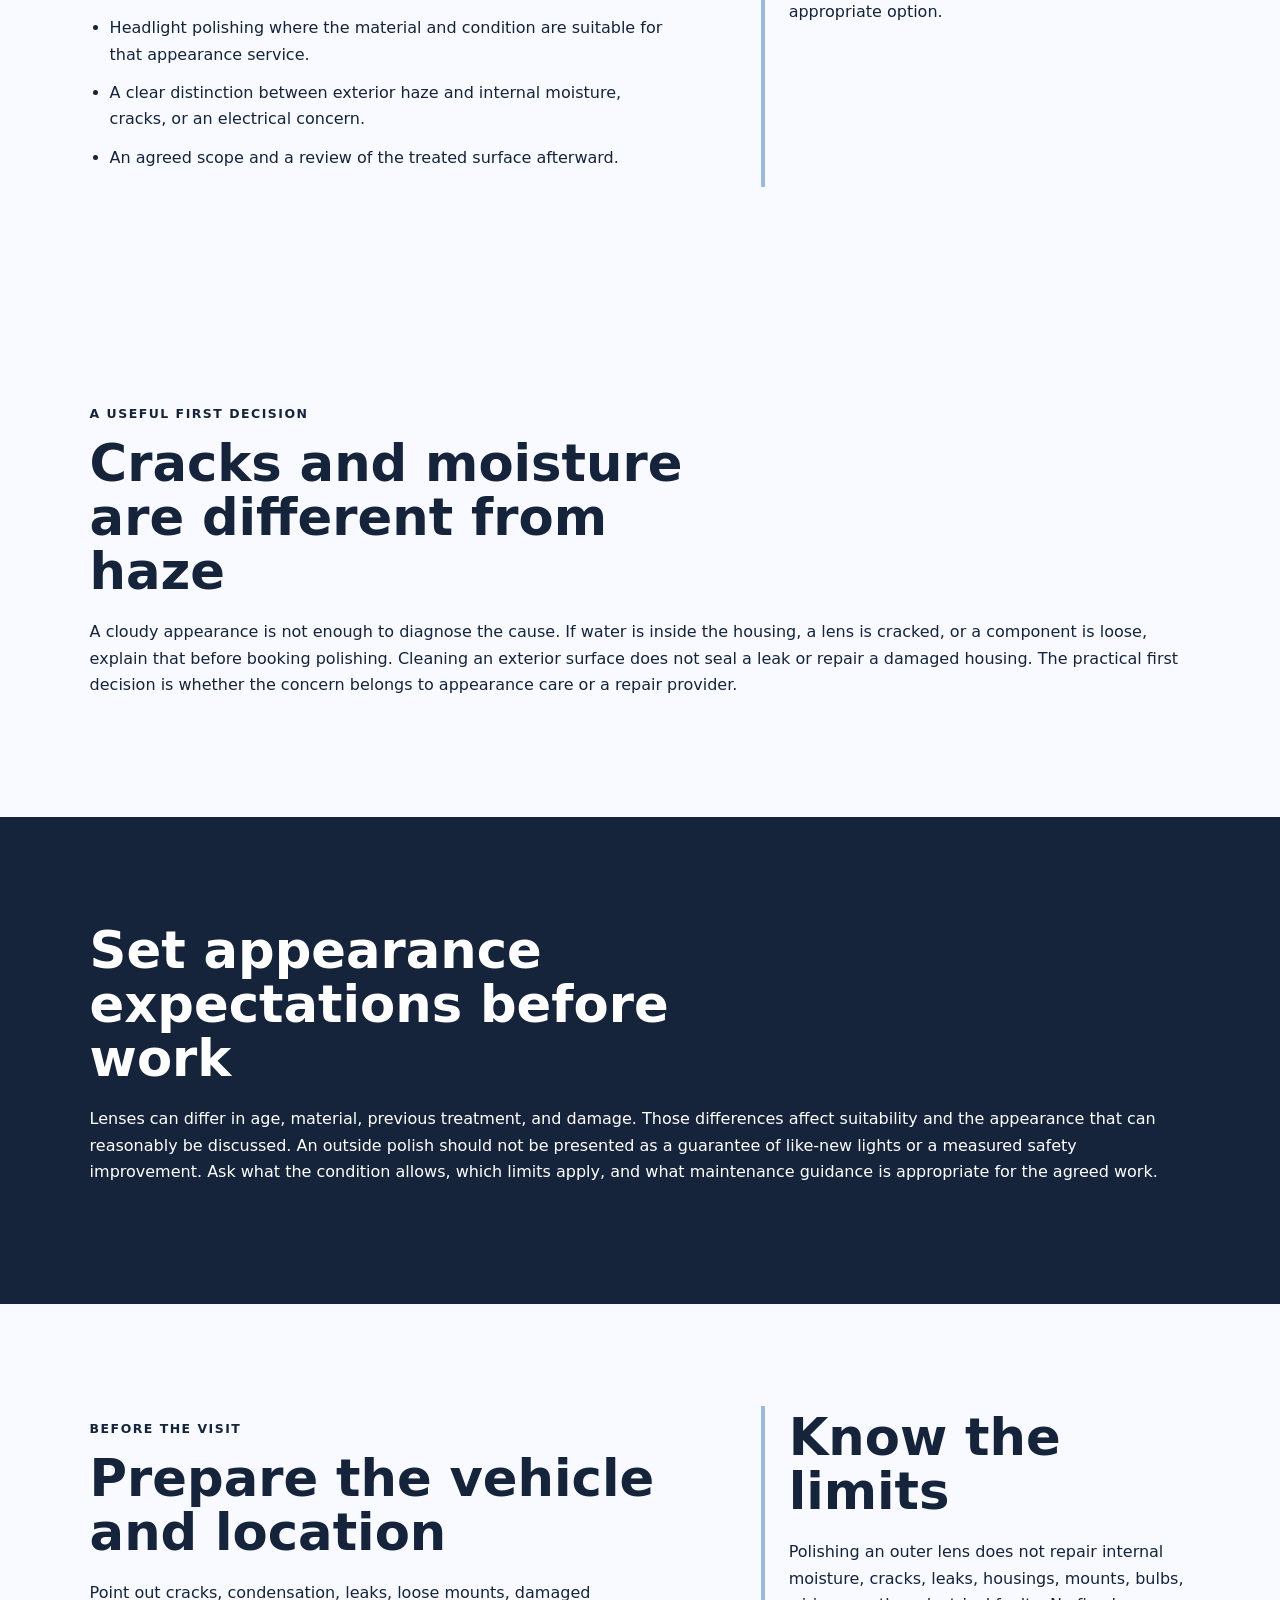
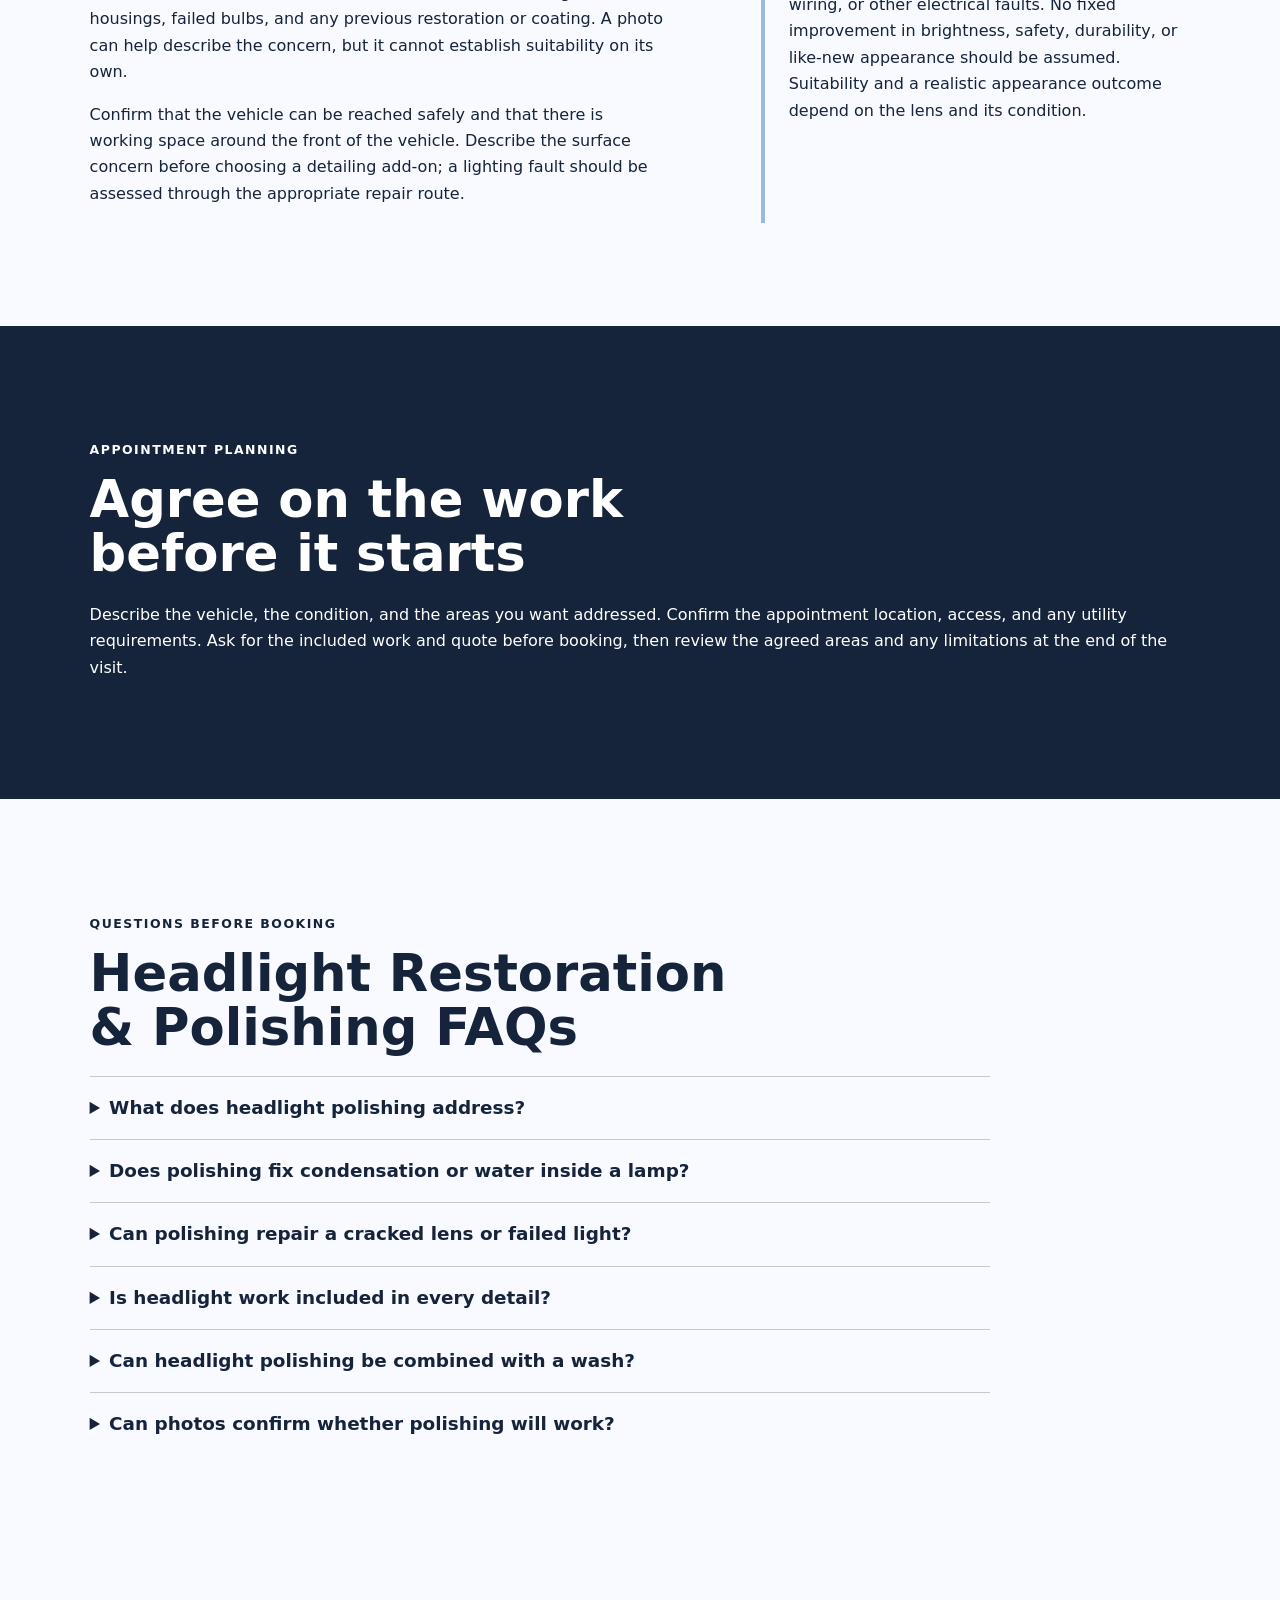
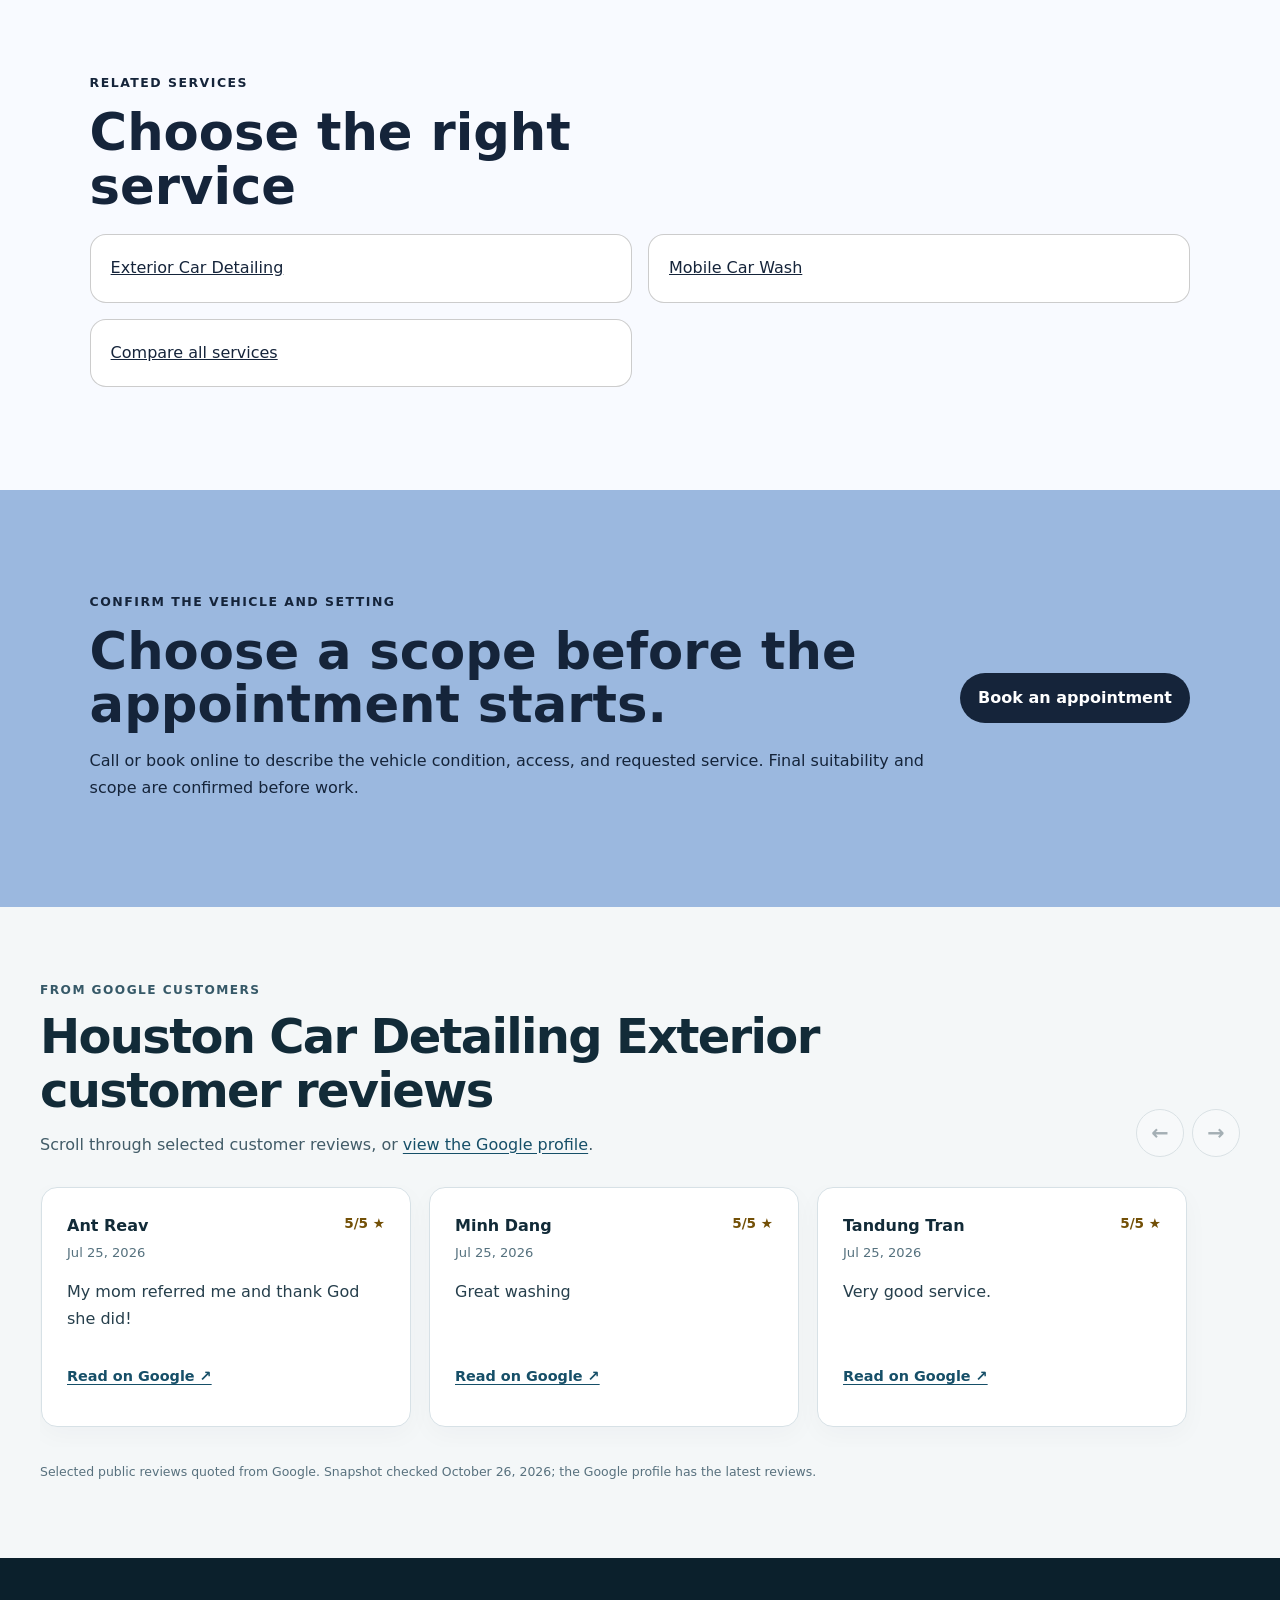
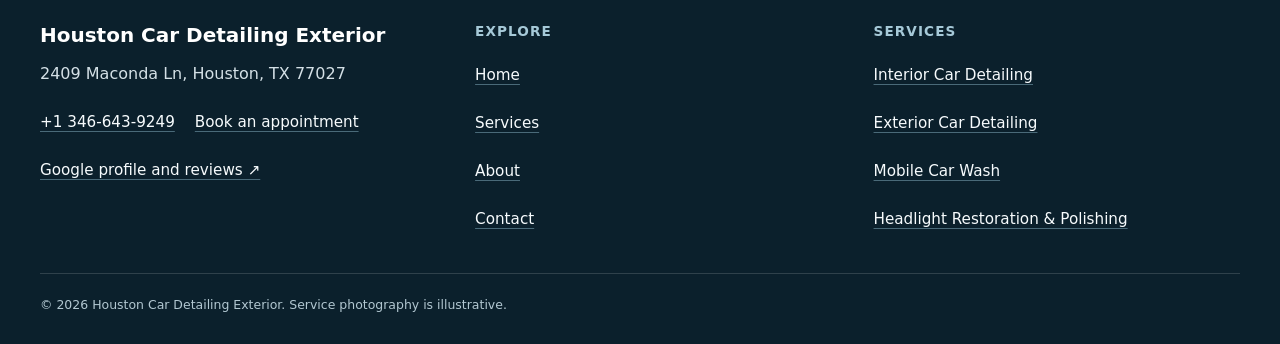
<file: services/headlight-restoration/index.html>
<!doctype html>
<html lang="en"><head>
  <meta charset="utf-8"><meta name="viewport" content="width=device-width,initial-scale=1">
  <title>Headlight Restoration &amp; Polishing in Houston, TX | Houston Car Detailing Exterior</title>
  <meta name="description" content="Plan headlight restoration and polishing with Houston Car Detailing Exterior in Houston: documented scope, vehicle preparation, access checks, and limitations.">
  <meta name="robots" content="index, follow, max-image-preview:large, max-snippet:-1">
  <link rel="canonical" href="https://houstoncardetailingexterior.shop/services/headlight-restoration/">
  <meta property="og:type" content="website"><meta property="og:title" content="Headlight Restoration &amp; Polishing in Houston, TX | Houston Car Detailing Exterior">
  <meta property="og:description" content="Plan headlight restoration and polishing with Houston Car Detailing Exterior in Houston: documented scope, vehicle preparation, access checks, and limitations."><meta property="og:url" content="https://houstoncardetailingexterior.shop/services/headlight-restoration/">
  <meta property="og:image" content="https://houstoncardetailingexterior.shop/assets/hero-finish.jpg"><meta name="twitter:card" content="summary_large_image">
  <link rel="icon" href="/assets/favicon.svg"><link rel="stylesheet" href="/seo-pages.css"><script type="application/ld+json">{
  "@context": "https://schema.org",
  "@graph": [
    {
      "@type": "BreadcrumbList",
      "@id": "https://houstoncardetailingexterior.shop/services/headlight-restoration/#breadcrumb",
      "itemListElement": [
        {
          "@type": "ListItem",
          "position": 1,
          "name": "Home",
          "item": "https://houstoncardetailingexterior.shop/"
        },
        {
          "@type": "ListItem",
          "position": 2,
          "name": "Services",
          "item": "https://houstoncardetailingexterior.shop/services/"
        },
        {
          "@type": "ListItem",
          "position": 3,
          "name": "Headlight Restoration & Polishing",
          "item": "https://houstoncardetailingexterior.shop/services/headlight-restoration/"
        }
      ]
    },
    {
      "@type": "WebPage",
      "@id": "https://houstoncardetailingexterior.shop/services/headlight-restoration/#webpage",
      "url": "https://houstoncardetailingexterior.shop/services/headlight-restoration/",
      "name": "Headlight Restoration & Polishing in Houston, TX | Houston Car Detailing Exterior",
      "description": "Plan headlight restoration and polishing with Houston Car Detailing Exterior in Houston: documented scope, vehicle preparation, access checks, and limitations.",
      "breadcrumb": {
        "@id": "https://houstoncardetailingexterior.shop/services/headlight-restoration/#breadcrumb"
      },
      "isPartOf": {
        "@id": "https://houstoncardetailingexterior.shop/#website"
      },
      "about": {
        "@id": "https://houstoncardetailingexterior.shop/#business"
      }
    },
    {
      "@type": "Service",
      "@id": "https://houstoncardetailingexterior.shop/services/headlight-restoration/#service",
      "name": "Headlight Restoration & Polishing",
      "serviceType": "headlight restoration and polishing",
      "url": "https://houstoncardetailingexterior.shop/services/headlight-restoration/",
      "description": "Headlight polishing is a focused appearance service for suitable exterior lens surfaces; it is assessed separately from a full wash or complete detail.",
      "provider": {
        "@id": "https://houstoncardetailingexterior.shop/#business"
      },
      "areaServed": {
        "@type": "City",
        "name": "Houston"
      }
    },
    {
      "@type": "ImageObject",
      "@id": "https://houstoncardetailingexterior.shop/services/headlight-restoration/#primaryimage",
      "contentUrl": "https://houstoncardetailingexterior.shop/assets/hero-finish.jpg",
      "caption": "Illustrative detailing artwork for Houston Car Detailing Exterior",
      "representativeOfPage": true
    }
  ]
}</script>
<link rel="stylesheet" href="/portfolio-components.css">
</head><body style="--pilot-accent:#9bb8df;--pilot-dark:#15243a;--pilot-paper:#f8faff">
<a class="skip-link" href="#content">Skip to content</a>
<header class="pilot-header"><a class="pilot-brand" href="/"><img src="/assets/hero-finish.jpg" width="48" height="48" alt=""><span>Houston Car Detailing Exterior</span></a>
<nav aria-label="Primary navigation"><a href="/services/">Services</a><a href="/about/">About</a><a href="/contact/">Contact</a><a class="pilot-call" href="tel:+13466439249">Call</a></nav></header>
<main id="content"><section class="pilot-hero"><div><p class="eyebrow">Headlight lens care</p><h1>Headlight Restoration &amp; Polishing in Houston, TX</h1><p class="pilot-answer">Headlight restoration here refers to evaluating and polishing the accessible outer lens surface. Describe the haze first so it can be distinguished from cracked housings, internal moisture, or a lighting fault that needs repair.</p><p class="pilot-proof">Headlight polishing is on the service menu. Suitability and the expected result depend on the lens condition; no fixed brightness or longevity is promised.</p></div><img alt="Illustrative detailing artwork for Houston Car Detailing Exterior" fetchpriority="high" height="720" src="/assets/hero-finish.jpg" width="960"/></section>
<nav aria-label="Breadcrumb" class="breadcrumbs"><a href="/">Home</a><span>›</span><a href="/services/">Services</a><span>›</span><span>Headlight Restoration &amp; Polishing</span></nav>
<section class="pilot-section pilot-grid"><div><p class="eyebrow">The service</p><h2>What to discuss before booking</h2><p>Houston Car Detailing Exterior lists Headlight polishing. Confirm which of these services belong in your appointment and whether the vehicle is suitable.</p><ul class="checklist"><li>Assessment of the accessible outer-lens surface and the condition you report.</li><li>Headlight polishing where the material and condition are suitable for that appearance service.</li><li>A clear distinction between exterior haze and internal moisture, cracks, or an electrical concern.</li><li>An agreed scope and a review of the treated surface afterward.</li></ul></div><aside><h2>When this service fits</h2><p>Headlight polishing may be considered when the visible outer lens looks hazy or weathered. It is a focused request, separate from an ordinary wash. Describe which lamp is affected, whether the issue is on the outside or appears inside the housing, and any previous treatment. The actual lens condition determines whether polishing is an appropriate option.</p></aside></section>
<section class="pilot-section"><p class="eyebrow">A useful first decision</p><h2>Cracks and moisture are different from haze</h2><p>A cloudy appearance is not enough to diagnose the cause. If water is inside the housing, a lens is cracked, or a component is loose, explain that before booking polishing. Cleaning an exterior surface does not seal a leak or repair a damaged housing. The practical first decision is whether the concern belongs to appearance care or a repair provider.</p></section><section class="pilot-section tone"><h2>Set appearance expectations before work</h2><p>Lenses can differ in age, material, previous treatment, and damage. Those differences affect suitability and the appearance that can reasonably be discussed. An outside polish should not be presented as a guarantee of like-new lights or a measured safety improvement. Ask what the condition allows, which limits apply, and what maintenance guidance is appropriate for the agreed work.</p></section>
<section class="pilot-section pilot-grid"><div><p class="eyebrow">Before the visit</p><h2>Prepare the vehicle and location</h2><p>Point out cracks, condensation, leaks, loose mounts, damaged housings, failed bulbs, and any previous restoration or coating. A photo can help describe the concern, but it cannot establish suitability on its own.</p><p>Confirm that the vehicle can be reached safely and that there is working space around the front of the vehicle. Describe the surface concern before choosing a detailing add-on; a lighting fault should be assessed through the appropriate repair route.</p></div><aside><h2>Know the limits</h2><p>Polishing an outer lens does not repair internal moisture, cracks, leaks, housings, mounts, bulbs, wiring, or other electrical faults. No fixed improvement in brightness, safety, durability, or like-new appearance should be assumed. Suitability and a realistic appearance outcome depend on the lens and its condition.</p></aside></section>
<section class="pilot-section tone"><p class="eyebrow">Appointment planning</p><h2>Agree on the work before it starts</h2><p>Describe the vehicle, the condition, and the areas you want addressed. Confirm the appointment location, access, and any utility requirements. Ask for the included work and quote before booking, then review the agreed areas and any limitations at the end of the visit.</p></section>
<section class="pilot-section"><p class="eyebrow">Questions before booking</p><h2>Headlight Restoration &amp; Polishing FAQs</h2><div class="faq-list"><details><summary>What does headlight polishing address?</summary><p>It is an appearance service for suitable outer-lens surfaces. Exterior haze can be assessed for polishing, but the actual material and condition must be reviewed before work is agreed.</p></details><details><summary>Does polishing fix condensation or water inside a lamp?</summary><p>No. An exterior polish does not fix internal moisture, a leak, or a damaged housing. Describe those signs before booking so a different repair need is not mistaken for surface haze.</p></details><details><summary>Can polishing repair a cracked lens or failed light?</summary><p>No. Cracks, loose mounts, failed bulbs, wiring faults, and similar damage are different repair paths. Headlight polishing should not be represented as a substitute.</p></details><details><summary>Is headlight work included in every detail?</summary><p>No. It is separately listed on the menu. Confirm whether it is part of your quote and whether one or both lenses are being considered.</p></details><details><summary>Can headlight polishing be combined with a wash?</summary><p>Both services are listed. Request them together and confirm the separate scopes and quote; a wash does not automatically include headlight polishing.</p></details><details><summary>Can photos confirm whether polishing will work?</summary><p>Photos can help describe visible haze or damage, but lighting and viewing angle can hide details. The actual condition still needs to be assessed before suitability or a result is represented.</p></details></div></section>
<section class="pilot-section related"><p class="eyebrow">Related services</p><h2>Choose the right service</h2><div class="related-links"><a href="/services/exterior-car-detailing/">Exterior Car Detailing</a><a href="/services/mobile-car-wash/">Mobile Car Wash</a><a href="/services/">Compare all services</a></div></section>
<section class="pilot-cta"><div><p class="eyebrow">Confirm the vehicle and setting</p><h2>Choose a scope before the appointment starts.</h2><p>Call or book online to describe the vehicle condition, access, and requested service. Final suitability and scope are confirmed before work.</p></div><a class="pilot-button" href="/scheduling">Book an appointment</a></section>
<!-- PORTFOLIO-REVIEWS:START --><section class="portfolio-reviews" aria-labelledby="portfolio-reviews-title"><div class="portfolio-reviews__heading"><div><p class="portfolio-reviews__kicker">From Google customers</p><h2 id="portfolio-reviews-title">Houston Car Detailing Exterior customer reviews</h2><p class="portfolio-reviews__intro">Scroll through selected customer reviews, or <a href="https://www.google.com/maps?cid=11005714650532663714" target="_blank" rel="noopener noreferrer">view the Google profile</a>.</p></div><div class="portfolio-reviews__controls"><button type="button" data-reviews-prev aria-label="Previous reviews">←</button><button type="button" data-reviews-next aria-label="Next reviews">→</button></div></div><div class="portfolio-reviews__track" role="region" aria-label="Scrollable customer reviews" tabindex="0"><article class="portfolio-review"><div class="portfolio-review__meta"><div><span class="portfolio-review__author">Ant Reav</span><time datetime="2026-07-25">Jul 25, 2026</time></div><span class="portfolio-review__rating" aria-label="5 out of 5 stars">5/5 ★</span></div><blockquote><p>My mom referred me and thank God she did!</p></blockquote><a class="portfolio-review__source" href="https://www.google.com/maps/reviews/data=!4m8!14m7!1m6!2m5!1sCi9DQUlRQUNvZENodHljRjlvT2xRMVFXVnhYMEprVG5OTlEzQlJaV3BtVlZOd05IYxAB!2m1!1s0x0:0x98bc2729f44fd1a2!3m1!1s2@1:CAIQACodChtycF9oOlQ1QWVxX0JkTnNNQ3BRZWpmVVNwNHc%7C%7C?hl=en-US" target="_blank" rel="noopener noreferrer">Read on Google ↗</a></article><article class="portfolio-review"><div class="portfolio-review__meta"><div><span class="portfolio-review__author">Minh Dang</span><time datetime="2026-07-25">Jul 25, 2026</time></div><span class="portfolio-review__rating" aria-label="5 out of 5 stars">5/5 ★</span></div><blockquote><p>Great washing</p></blockquote><a class="portfolio-review__source" href="https://www.google.com/maps/reviews/data=!4m8!14m7!1m6!2m5!1sCi9DQUlRQUNvZENodHljRjlvT2xOWU1HcG1ZbEF5TVY5dlNHZE5OalZNYzNWbExYYxAB!2m1!1s0x0:0x98bc2729f44fd1a2!3m1!1s2@1:CAIQACodChtycF9oOlNYMGpmYlAyMV9vSGdNNjVMc3VlLXc%7C%7C?hl=en-US" target="_blank" rel="noopener noreferrer">Read on Google ↗</a></article><article class="portfolio-review"><div class="portfolio-review__meta"><div><span class="portfolio-review__author">Tandung Tran</span><time datetime="2026-07-25">Jul 25, 2026</time></div><span class="portfolio-review__rating" aria-label="5 out of 5 stars">5/5 ★</span></div><blockquote><p>Very good service.</p></blockquote><a class="portfolio-review__source" href="https://www.google.com/maps/reviews/data=!4m8!14m7!1m6!2m5!1sCi9DQUlRQUNvZENodHljRjlvT2w5a1owWllVa0pUVUVKd2QyaDBObkZZTVUweFMzYxAB!2m1!1s0x0:0x98bc2729f44fd1a2!3m1!1s2@1:CAIQACodChtycF9oOl9kZ0ZYUkJTUEJwd2h0NnFYMU0xS3c%7C%7C?hl=en-US" target="_blank" rel="noopener noreferrer">Read on Google ↗</a></article></div><p class="portfolio-reviews__note">Selected public reviews quoted from Google. Snapshot checked <time datetime="2026-10-26">October 26, 2026</time>; the Google profile has the latest reviews.</p></section><!-- PORTFOLIO-REVIEWS:END -->
</main><footer class="portfolio-footer"><div class="portfolio-footer__grid"><div><strong class="portfolio-footer__name">Houston Car Detailing Exterior</strong><address>2409 Maconda Ln, Houston, TX 77027</address><div class="portfolio-footer__contact"><a href="tel:+13466439249">+1 346-643-9249</a><a href="/scheduling">Book an appointment</a></div><a href="https://www.google.com/maps?cid=11005714650532663714" target="_blank" rel="noopener noreferrer">Google profile and reviews ↗</a></div><div><h2>Explore</h2><nav aria-label="Footer navigation"><a href="/">Home</a><a href="/services/">Services</a><a href="/about/">About</a><a href="/contact/">Contact</a></nav></div><div><h2>Services</h2><nav aria-label="Service pages"><a href="/services/interior-car-detailing/">Interior Car Detailing</a><a href="/services/exterior-car-detailing/">Exterior Car Detailing</a><a href="/services/mobile-car-wash/">Mobile Car Wash</a><a href="/services/headlight-restoration/">Headlight Restoration &amp; Polishing</a></nav></div></div><p class="portfolio-footer__bottom">© <span id="year">2026</span> Houston Car Detailing Exterior. Service photography is illustrative.</p></footer>
<script src="/portfolio-components.js" defer></script>
</body></html>
</file>
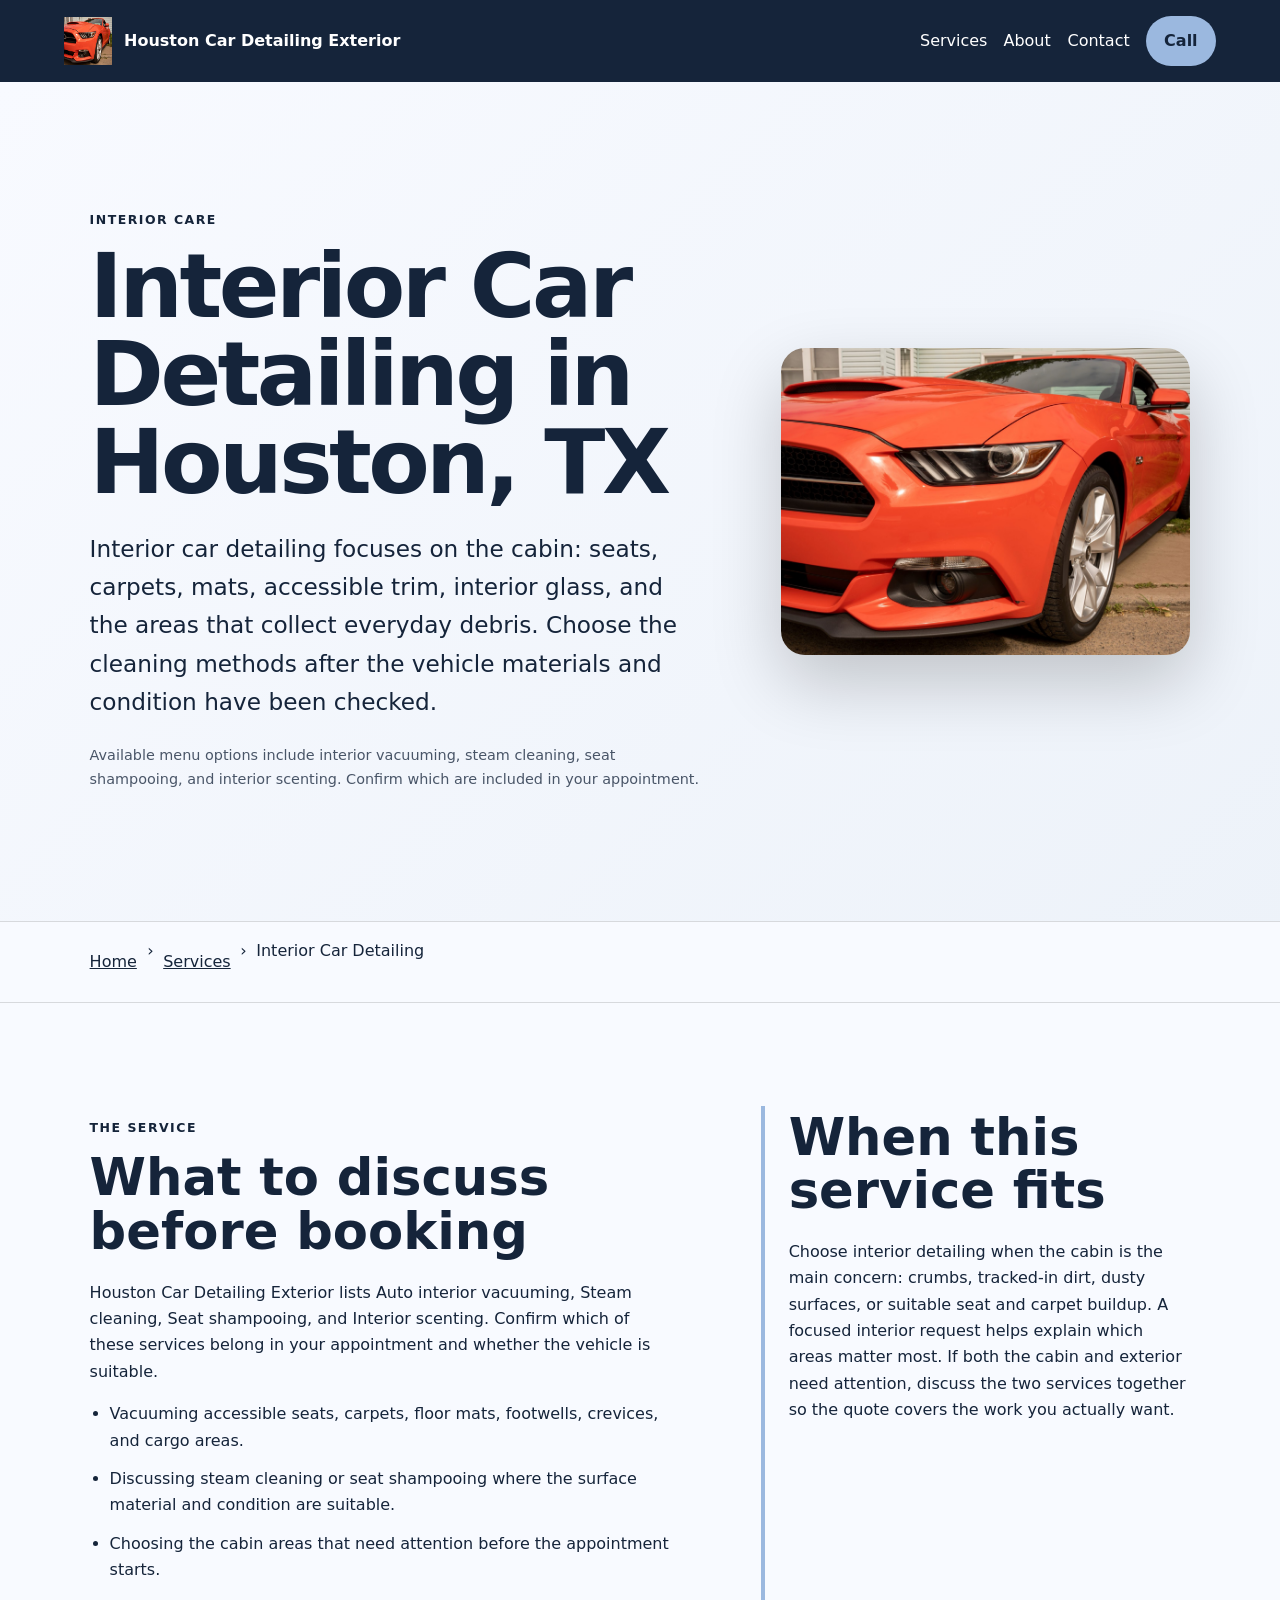
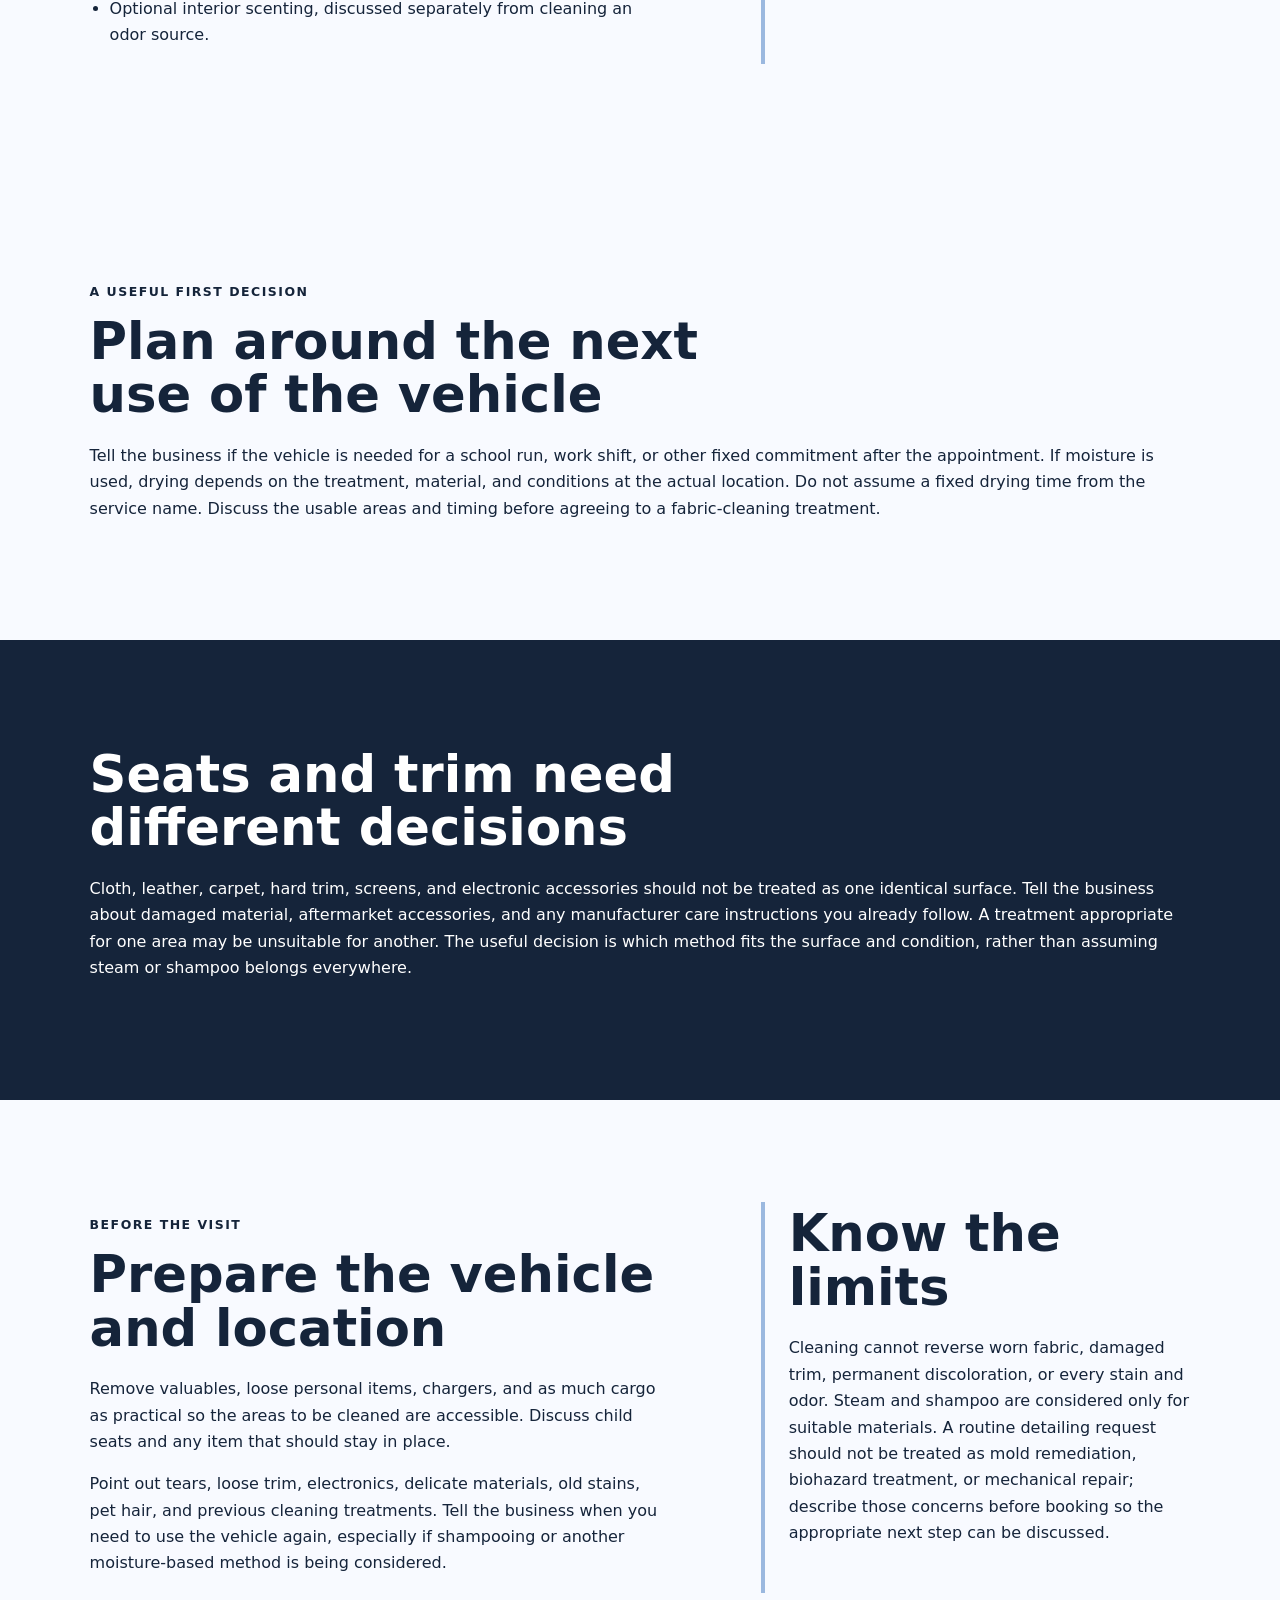
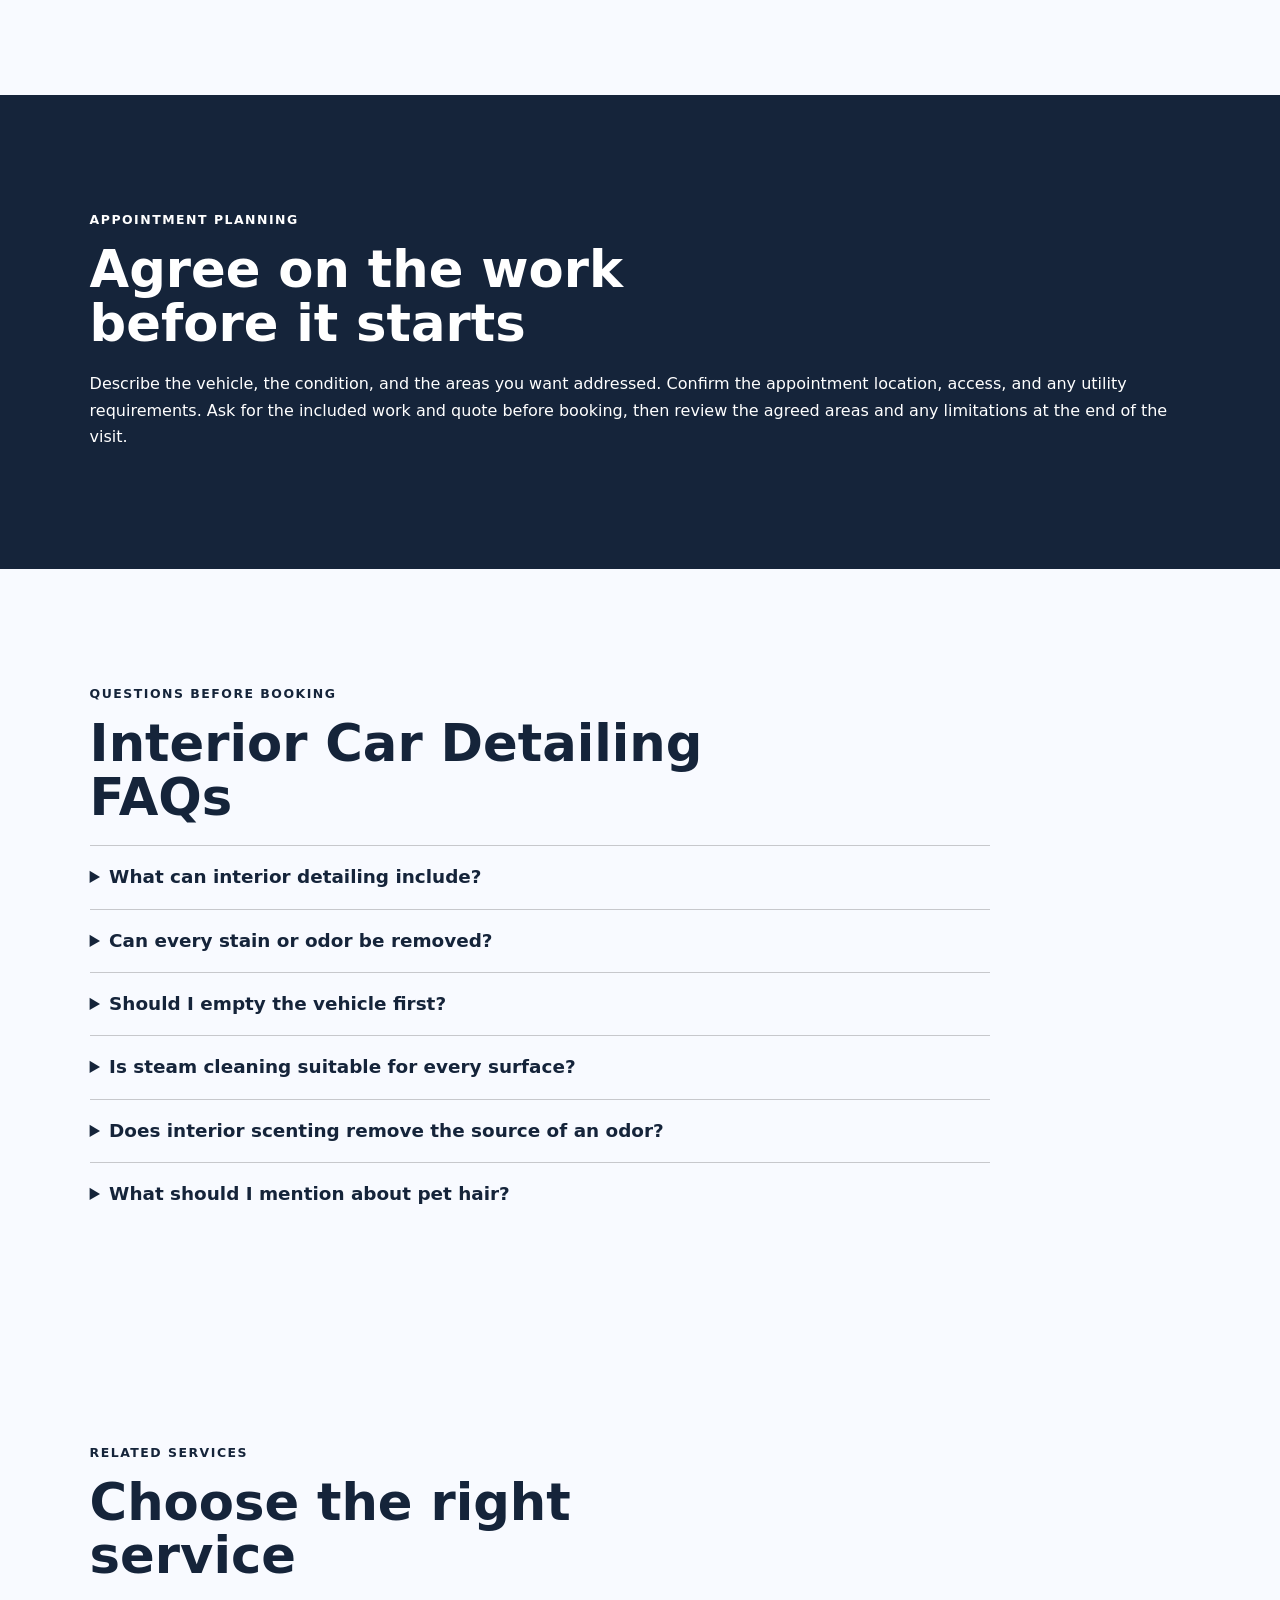
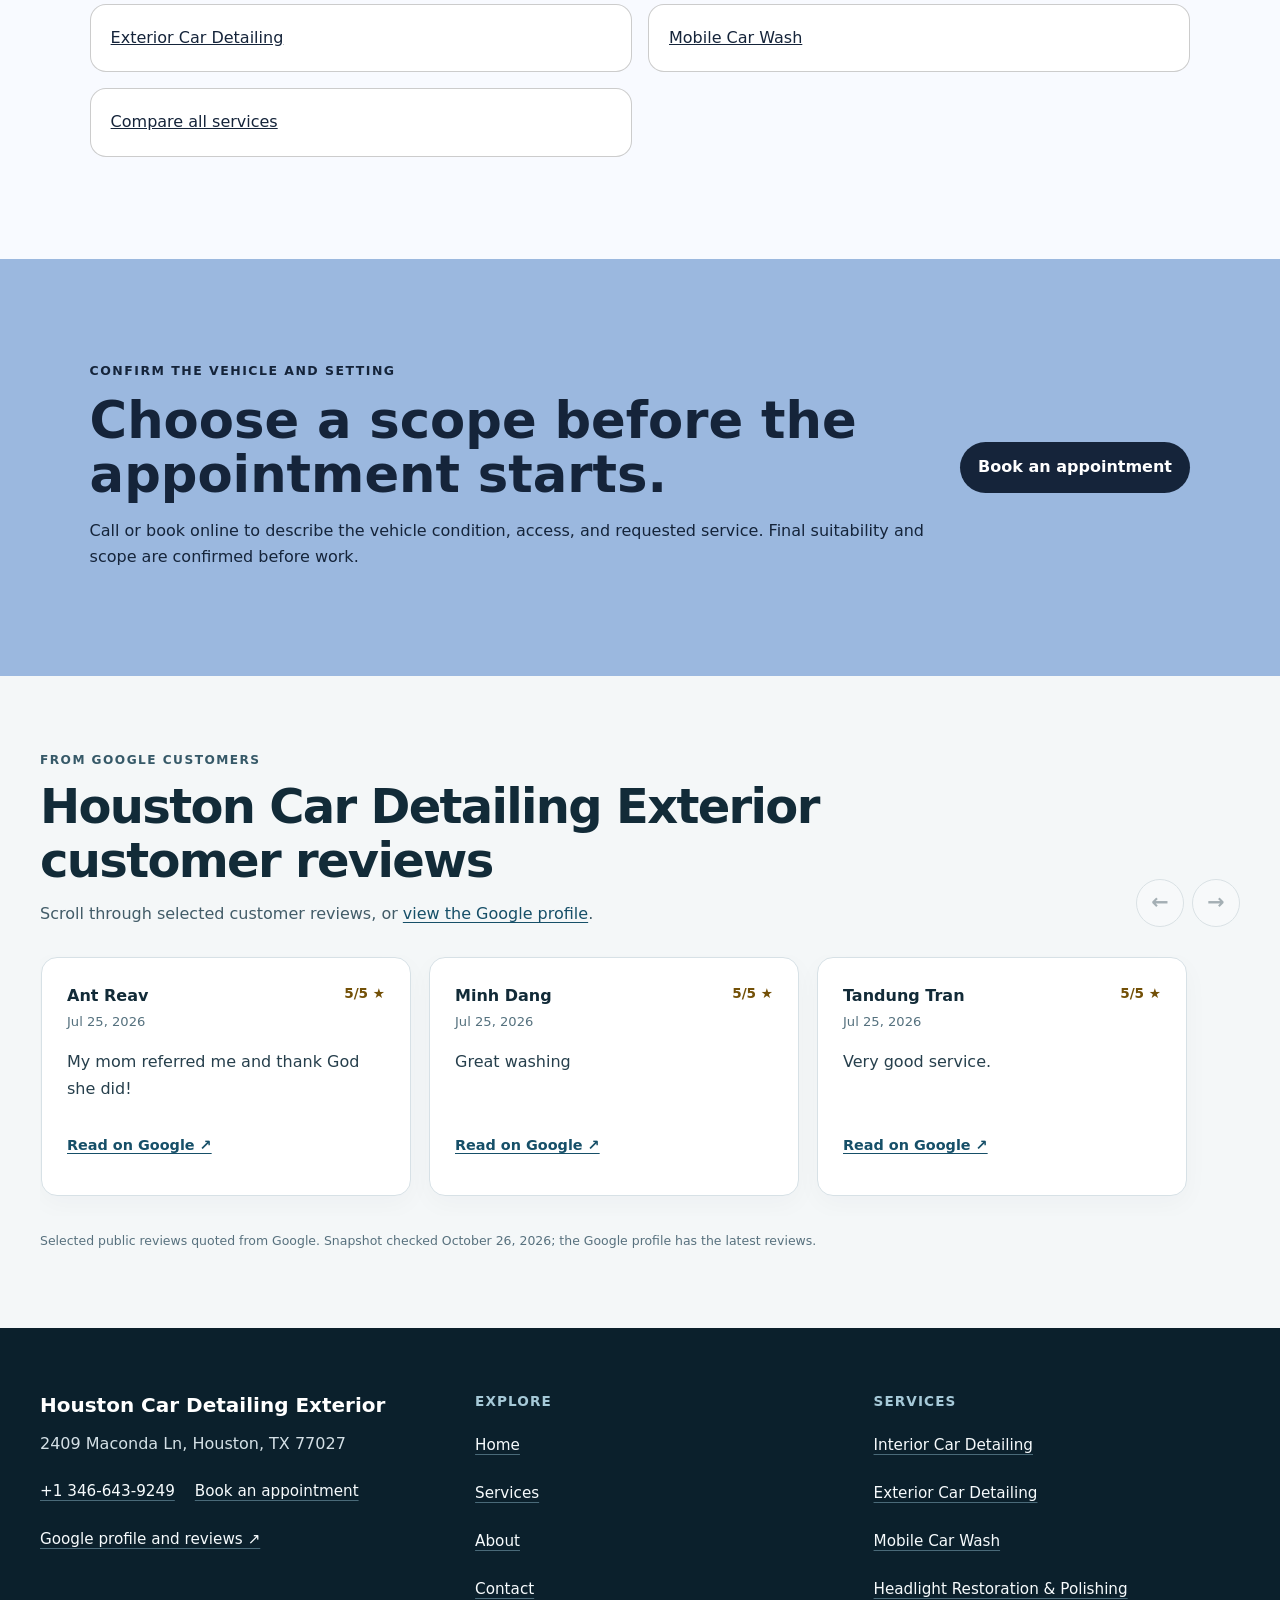
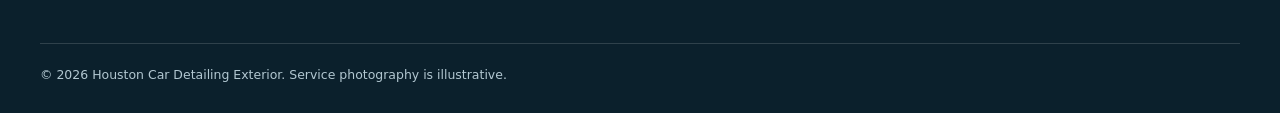
<file: services/interior-car-detailing/index.html>
<!doctype html>
<html lang="en"><head>
  <meta charset="utf-8"><meta name="viewport" content="width=device-width,initial-scale=1">
  <title>Interior Car Detailing in Houston, TX | Houston Car Detailing Exterior</title>
  <meta name="description" content="Plan interior car detailing with Houston Car Detailing Exterior in Houston: documented scope, vehicle preparation, access checks, and limitations.">
  <meta name="robots" content="index, follow, max-image-preview:large, max-snippet:-1">
  <link rel="canonical" href="https://houstoncardetailingexterior.shop/services/interior-car-detailing/">
  <meta property="og:type" content="website"><meta property="og:title" content="Interior Car Detailing in Houston, TX | Houston Car Detailing Exterior">
  <meta property="og:description" content="Plan interior car detailing with Houston Car Detailing Exterior in Houston: documented scope, vehicle preparation, access checks, and limitations."><meta property="og:url" content="https://houstoncardetailingexterior.shop/services/interior-car-detailing/">
  <meta property="og:image" content="https://houstoncardetailingexterior.shop/assets/hero-finish.jpg"><meta name="twitter:card" content="summary_large_image">
  <link rel="icon" href="/assets/favicon.svg"><link rel="stylesheet" href="/seo-pages.css"><script type="application/ld+json">{
  "@context": "https://schema.org",
  "@graph": [
    {
      "@type": "BreadcrumbList",
      "@id": "https://houstoncardetailingexterior.shop/services/interior-car-detailing/#breadcrumb",
      "itemListElement": [
        {
          "@type": "ListItem",
          "position": 1,
          "name": "Home",
          "item": "https://houstoncardetailingexterior.shop/"
        },
        {
          "@type": "ListItem",
          "position": 2,
          "name": "Services",
          "item": "https://houstoncardetailingexterior.shop/services/"
        },
        {
          "@type": "ListItem",
          "position": 3,
          "name": "Interior Car Detailing",
          "item": "https://houstoncardetailingexterior.shop/services/interior-car-detailing/"
        }
      ]
    },
    {
      "@type": "WebPage",
      "@id": "https://houstoncardetailingexterior.shop/services/interior-car-detailing/#webpage",
      "url": "https://houstoncardetailingexterior.shop/services/interior-car-detailing/",
      "name": "Interior Car Detailing in Houston, TX | Houston Car Detailing Exterior",
      "description": "Plan interior car detailing with Houston Car Detailing Exterior in Houston: documented scope, vehicle preparation, access checks, and limitations.",
      "breadcrumb": {
        "@id": "https://houstoncardetailingexterior.shop/services/interior-car-detailing/#breadcrumb"
      },
      "isPartOf": {
        "@id": "https://houstoncardetailingexterior.shop/#website"
      },
      "about": {
        "@id": "https://houstoncardetailingexterior.shop/#business"
      }
    },
    {
      "@type": "Service",
      "@id": "https://houstoncardetailingexterior.shop/services/interior-car-detailing/#service",
      "name": "Interior Car Detailing",
      "serviceType": "interior car detailing",
      "url": "https://houstoncardetailingexterior.shop/services/interior-car-detailing/",
      "description": "Interior car detailing focuses on the cabin: visible debris, carpets, floor mats, seats, footwells, crevices, cargo areas, and suitable high-use surfaces.",
      "provider": {
        "@id": "https://houstoncardetailingexterior.shop/#business"
      },
      "areaServed": {
        "@type": "City",
        "name": "Houston"
      }
    },
    {
      "@type": "ImageObject",
      "@id": "https://houstoncardetailingexterior.shop/services/interior-car-detailing/#primaryimage",
      "contentUrl": "https://houstoncardetailingexterior.shop/assets/hero-finish.jpg",
      "caption": "Illustrative detailing artwork for Houston Car Detailing Exterior",
      "representativeOfPage": true
    }
  ]
}</script>
<link rel="stylesheet" href="/portfolio-components.css">
</head><body style="--pilot-accent:#9bb8df;--pilot-dark:#15243a;--pilot-paper:#f8faff">
<a class="skip-link" href="#content">Skip to content</a>
<header class="pilot-header"><a class="pilot-brand" href="/"><img src="/assets/hero-finish.jpg" width="48" height="48" alt=""><span>Houston Car Detailing Exterior</span></a>
<nav aria-label="Primary navigation"><a href="/services/">Services</a><a href="/about/">About</a><a href="/contact/">Contact</a><a class="pilot-call" href="tel:+13466439249">Call</a></nav></header>
<main id="content"><section class="pilot-hero"><div><p class="eyebrow">Interior care</p><h1>Interior Car Detailing in Houston, TX</h1><p class="pilot-answer">Interior car detailing focuses on the cabin: seats, carpets, mats, accessible trim, interior glass, and the areas that collect everyday debris. Choose the cleaning methods after the vehicle materials and condition have been checked.</p><p class="pilot-proof">Available menu options include interior vacuuming, steam cleaning, seat shampooing, and interior scenting. Confirm which are included in your appointment.</p></div><img alt="Illustrative detailing artwork for Houston Car Detailing Exterior" fetchpriority="high" height="720" src="/assets/hero-finish.jpg" width="960"/></section>
<nav aria-label="Breadcrumb" class="breadcrumbs"><a href="/">Home</a><span>›</span><a href="/services/">Services</a><span>›</span><span>Interior Car Detailing</span></nav>
<section class="pilot-section pilot-grid"><div><p class="eyebrow">The service</p><h2>What to discuss before booking</h2><p>Houston Car Detailing Exterior lists Auto interior vacuuming, Steam cleaning, Seat shampooing, and Interior scenting. Confirm which of these services belong in your appointment and whether the vehicle is suitable.</p><ul class="checklist"><li>Vacuuming accessible seats, carpets, floor mats, footwells, crevices, and cargo areas.</li><li>Discussing steam cleaning or seat shampooing where the surface material and condition are suitable.</li><li>Choosing the cabin areas that need attention before the appointment starts.</li><li>Optional interior scenting, discussed separately from cleaning an odor source.</li></ul></div><aside><h2>When this service fits</h2><p>Choose interior detailing when the cabin is the main concern: crumbs, tracked-in dirt, dusty surfaces, or suitable seat and carpet buildup. A focused interior request helps explain which areas matter most. If both the cabin and exterior need attention, discuss the two services together so the quote covers the work you actually want.</p></aside></section>
<section class="pilot-section"><p class="eyebrow">A useful first decision</p><h2>Plan around the next use of the vehicle</h2><p>Tell the business if the vehicle is needed for a school run, work shift, or other fixed commitment after the appointment. If moisture is used, drying depends on the treatment, material, and conditions at the actual location. Do not assume a fixed drying time from the service name. Discuss the usable areas and timing before agreeing to a fabric-cleaning treatment.</p></section><section class="pilot-section tone"><h2>Seats and trim need different decisions</h2><p>Cloth, leather, carpet, hard trim, screens, and electronic accessories should not be treated as one identical surface. Tell the business about damaged material, aftermarket accessories, and any manufacturer care instructions you already follow. A treatment appropriate for one area may be unsuitable for another. The useful decision is which method fits the surface and condition, rather than assuming steam or shampoo belongs everywhere.</p></section>
<section class="pilot-section pilot-grid"><div><p class="eyebrow">Before the visit</p><h2>Prepare the vehicle and location</h2><p>Remove valuables, loose personal items, chargers, and as much cargo as practical so the areas to be cleaned are accessible. Discuss child seats and any item that should stay in place.</p><p>Point out tears, loose trim, electronics, delicate materials, old stains, pet hair, and previous cleaning treatments. Tell the business when you need to use the vehicle again, especially if shampooing or another moisture-based method is being considered.</p></div><aside><h2>Know the limits</h2><p>Cleaning cannot reverse worn fabric, damaged trim, permanent discoloration, or every stain and odor. Steam and shampoo are considered only for suitable materials. A routine detailing request should not be treated as mold remediation, biohazard treatment, or mechanical repair; describe those concerns before booking so the appropriate next step can be discussed.</p></aside></section>
<section class="pilot-section tone"><p class="eyebrow">Appointment planning</p><h2>Agree on the work before it starts</h2><p>Describe the vehicle, the condition, and the areas you want addressed. Confirm the appointment location, access, and any utility requirements. Ask for the included work and quote before booking, then review the agreed areas and any limitations at the end of the visit.</p></section>
<section class="pilot-section"><p class="eyebrow">Questions before booking</p><h2>Interior Car Detailing FAQs</h2><div class="faq-list"><details><summary>What can interior detailing include?</summary><p>The menu includes interior vacuuming, steam cleaning, seat shampooing, and interior scenting. The exact combination depends on the vehicle, the material, and the scope agreed before the visit; each method is not automatically included in every request.</p></details><details><summary>Can every stain or odor be removed?</summary><p>No result should be promised without assessing the material and cause. Old stains, prior treatments, permanent discoloration, and an inaccessible odor source can limit what cleaning achieves.</p></details><details><summary>Should I empty the vehicle first?</summary><p>Remove valuables and as many loose belongings as practical. Discuss child seats, cargo, and items that need to stay in place so access and priorities are clear.</p></details><details><summary>Is steam cleaning suitable for every surface?</summary><p>No. Steam is considered only for suitable materials and conditions. Tell the business about electronics, delicate trim, existing damage, and previous treatments before a method is agreed.</p></details><details><summary>Does interior scenting remove the source of an odor?</summary><p>A fragrance can change how the cabin smells, but it is not evidence that the source was removed. Describe the odor and its history so cleaning and any limits can be discussed first.</p></details><details><summary>What should I mention about pet hair?</summary><p>Describe how much hair is present, which areas are affected, and the seat or carpet material. Embedded hair can change the effort required, so discuss it before the scope and quote are confirmed.</p></details></div></section>
<section class="pilot-section related"><p class="eyebrow">Related services</p><h2>Choose the right service</h2><div class="related-links"><a href="/services/exterior-car-detailing/">Exterior Car Detailing</a><a href="/services/mobile-car-wash/">Mobile Car Wash</a><a href="/services/">Compare all services</a></div></section>
<section class="pilot-cta"><div><p class="eyebrow">Confirm the vehicle and setting</p><h2>Choose a scope before the appointment starts.</h2><p>Call or book online to describe the vehicle condition, access, and requested service. Final suitability and scope are confirmed before work.</p></div><a class="pilot-button" href="/scheduling">Book an appointment</a></section>
<!-- PORTFOLIO-REVIEWS:START --><section class="portfolio-reviews" aria-labelledby="portfolio-reviews-title"><div class="portfolio-reviews__heading"><div><p class="portfolio-reviews__kicker">From Google customers</p><h2 id="portfolio-reviews-title">Houston Car Detailing Exterior customer reviews</h2><p class="portfolio-reviews__intro">Scroll through selected customer reviews, or <a href="https://www.google.com/maps?cid=11005714650532663714" target="_blank" rel="noopener noreferrer">view the Google profile</a>.</p></div><div class="portfolio-reviews__controls"><button type="button" data-reviews-prev aria-label="Previous reviews">←</button><button type="button" data-reviews-next aria-label="Next reviews">→</button></div></div><div class="portfolio-reviews__track" role="region" aria-label="Scrollable customer reviews" tabindex="0"><article class="portfolio-review"><div class="portfolio-review__meta"><div><span class="portfolio-review__author">Ant Reav</span><time datetime="2026-07-25">Jul 25, 2026</time></div><span class="portfolio-review__rating" aria-label="5 out of 5 stars">5/5 ★</span></div><blockquote><p>My mom referred me and thank God she did!</p></blockquote><a class="portfolio-review__source" href="https://www.google.com/maps/reviews/data=!4m8!14m7!1m6!2m5!1sCi9DQUlRQUNvZENodHljRjlvT2xRMVFXVnhYMEprVG5OTlEzQlJaV3BtVlZOd05IYxAB!2m1!1s0x0:0x98bc2729f44fd1a2!3m1!1s2@1:CAIQACodChtycF9oOlQ1QWVxX0JkTnNNQ3BRZWpmVVNwNHc%7C%7C?hl=en-US" target="_blank" rel="noopener noreferrer">Read on Google ↗</a></article><article class="portfolio-review"><div class="portfolio-review__meta"><div><span class="portfolio-review__author">Minh Dang</span><time datetime="2026-07-25">Jul 25, 2026</time></div><span class="portfolio-review__rating" aria-label="5 out of 5 stars">5/5 ★</span></div><blockquote><p>Great washing</p></blockquote><a class="portfolio-review__source" href="https://www.google.com/maps/reviews/data=!4m8!14m7!1m6!2m5!1sCi9DQUlRQUNvZENodHljRjlvT2xOWU1HcG1ZbEF5TVY5dlNHZE5OalZNYzNWbExYYxAB!2m1!1s0x0:0x98bc2729f44fd1a2!3m1!1s2@1:CAIQACodChtycF9oOlNYMGpmYlAyMV9vSGdNNjVMc3VlLXc%7C%7C?hl=en-US" target="_blank" rel="noopener noreferrer">Read on Google ↗</a></article><article class="portfolio-review"><div class="portfolio-review__meta"><div><span class="portfolio-review__author">Tandung Tran</span><time datetime="2026-07-25">Jul 25, 2026</time></div><span class="portfolio-review__rating" aria-label="5 out of 5 stars">5/5 ★</span></div><blockquote><p>Very good service.</p></blockquote><a class="portfolio-review__source" href="https://www.google.com/maps/reviews/data=!4m8!14m7!1m6!2m5!1sCi9DQUlRQUNvZENodHljRjlvT2w5a1owWllVa0pUVUVKd2QyaDBObkZZTVUweFMzYxAB!2m1!1s0x0:0x98bc2729f44fd1a2!3m1!1s2@1:CAIQACodChtycF9oOl9kZ0ZYUkJTUEJwd2h0NnFYMU0xS3c%7C%7C?hl=en-US" target="_blank" rel="noopener noreferrer">Read on Google ↗</a></article></div><p class="portfolio-reviews__note">Selected public reviews quoted from Google. Snapshot checked <time datetime="2026-10-26">October 26, 2026</time>; the Google profile has the latest reviews.</p></section><!-- PORTFOLIO-REVIEWS:END -->
</main><footer class="portfolio-footer"><div class="portfolio-footer__grid"><div><strong class="portfolio-footer__name">Houston Car Detailing Exterior</strong><address>2409 Maconda Ln, Houston, TX 77027</address><div class="portfolio-footer__contact"><a href="tel:+13466439249">+1 346-643-9249</a><a href="/scheduling">Book an appointment</a></div><a href="https://www.google.com/maps?cid=11005714650532663714" target="_blank" rel="noopener noreferrer">Google profile and reviews ↗</a></div><div><h2>Explore</h2><nav aria-label="Footer navigation"><a href="/">Home</a><a href="/services/">Services</a><a href="/about/">About</a><a href="/contact/">Contact</a></nav></div><div><h2>Services</h2><nav aria-label="Service pages"><a href="/services/interior-car-detailing/">Interior Car Detailing</a><a href="/services/exterior-car-detailing/">Exterior Car Detailing</a><a href="/services/mobile-car-wash/">Mobile Car Wash</a><a href="/services/headlight-restoration/">Headlight Restoration &amp; Polishing</a></nav></div></div><p class="portfolio-footer__bottom">© <span id="year">2026</span> Houston Car Detailing Exterior. Service photography is illustrative.</p></footer>
<script src="/portfolio-components.js" defer></script>
</body></html>
</file>
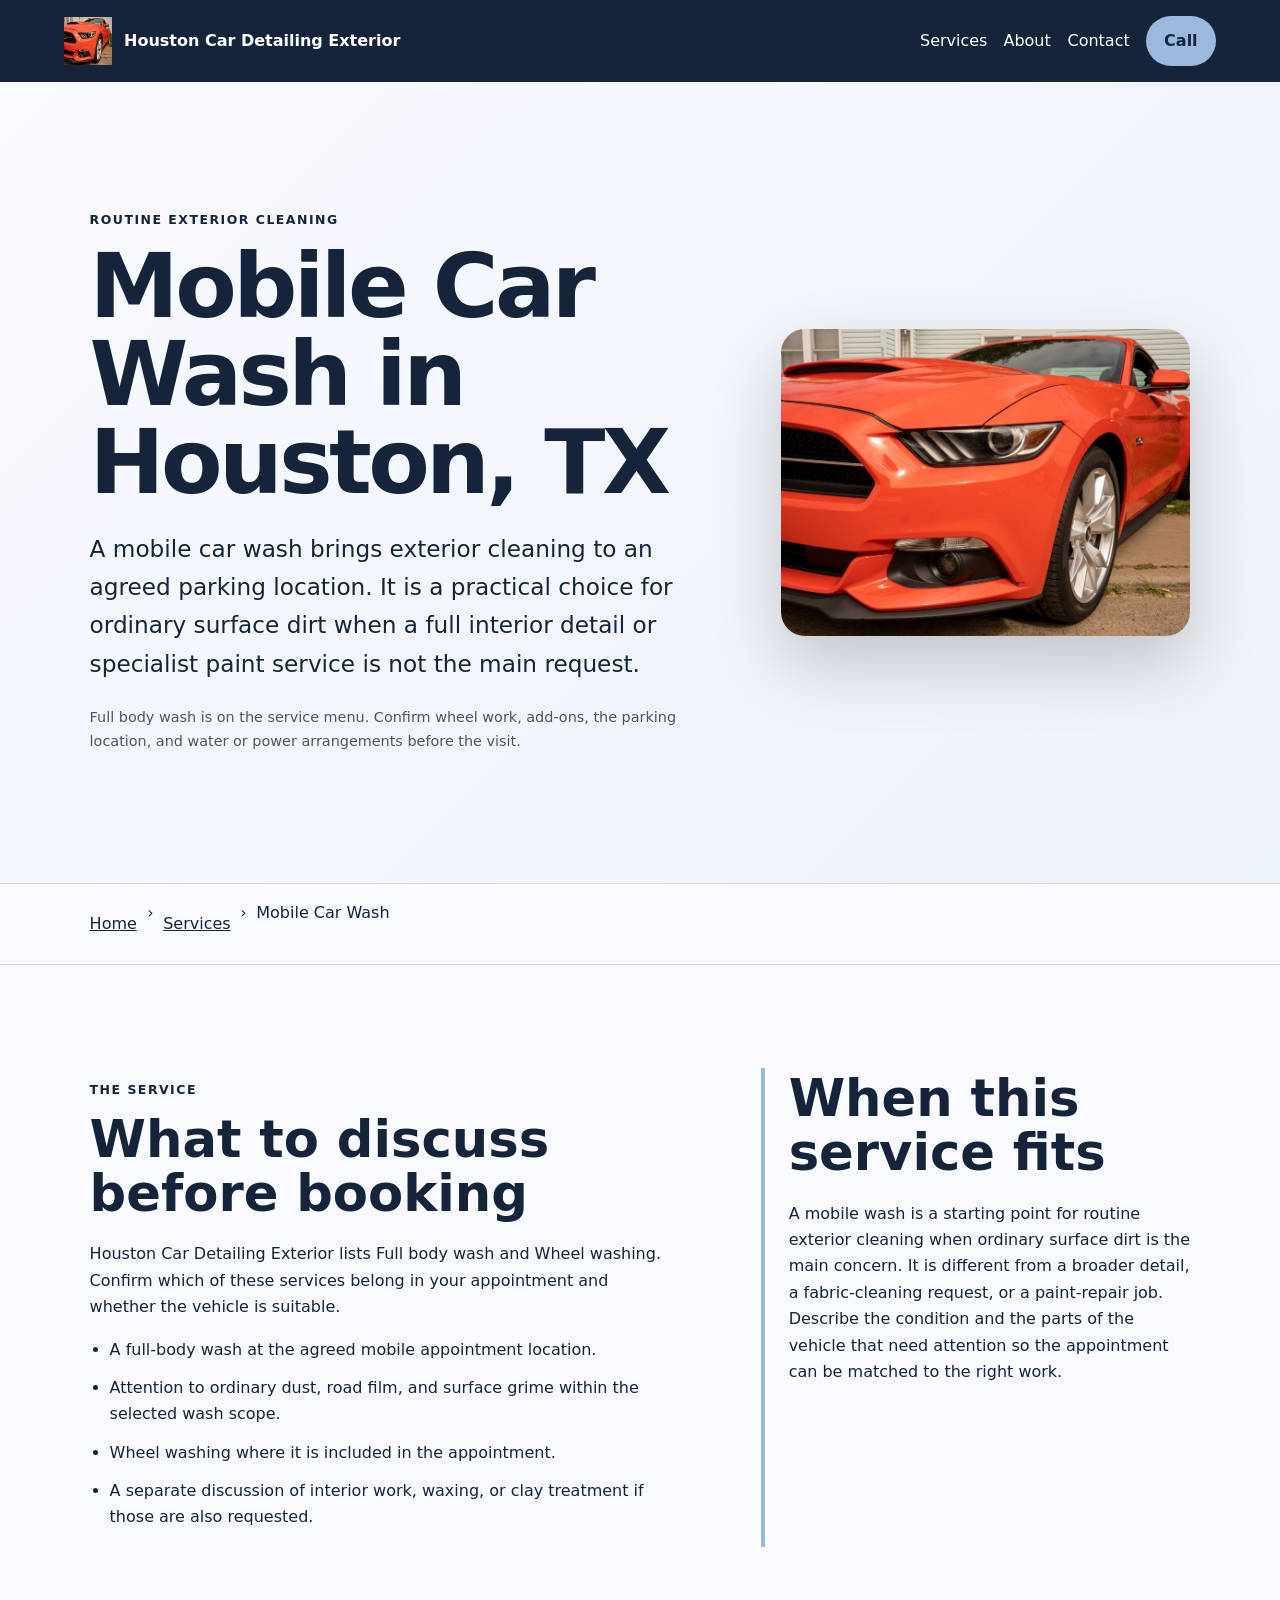
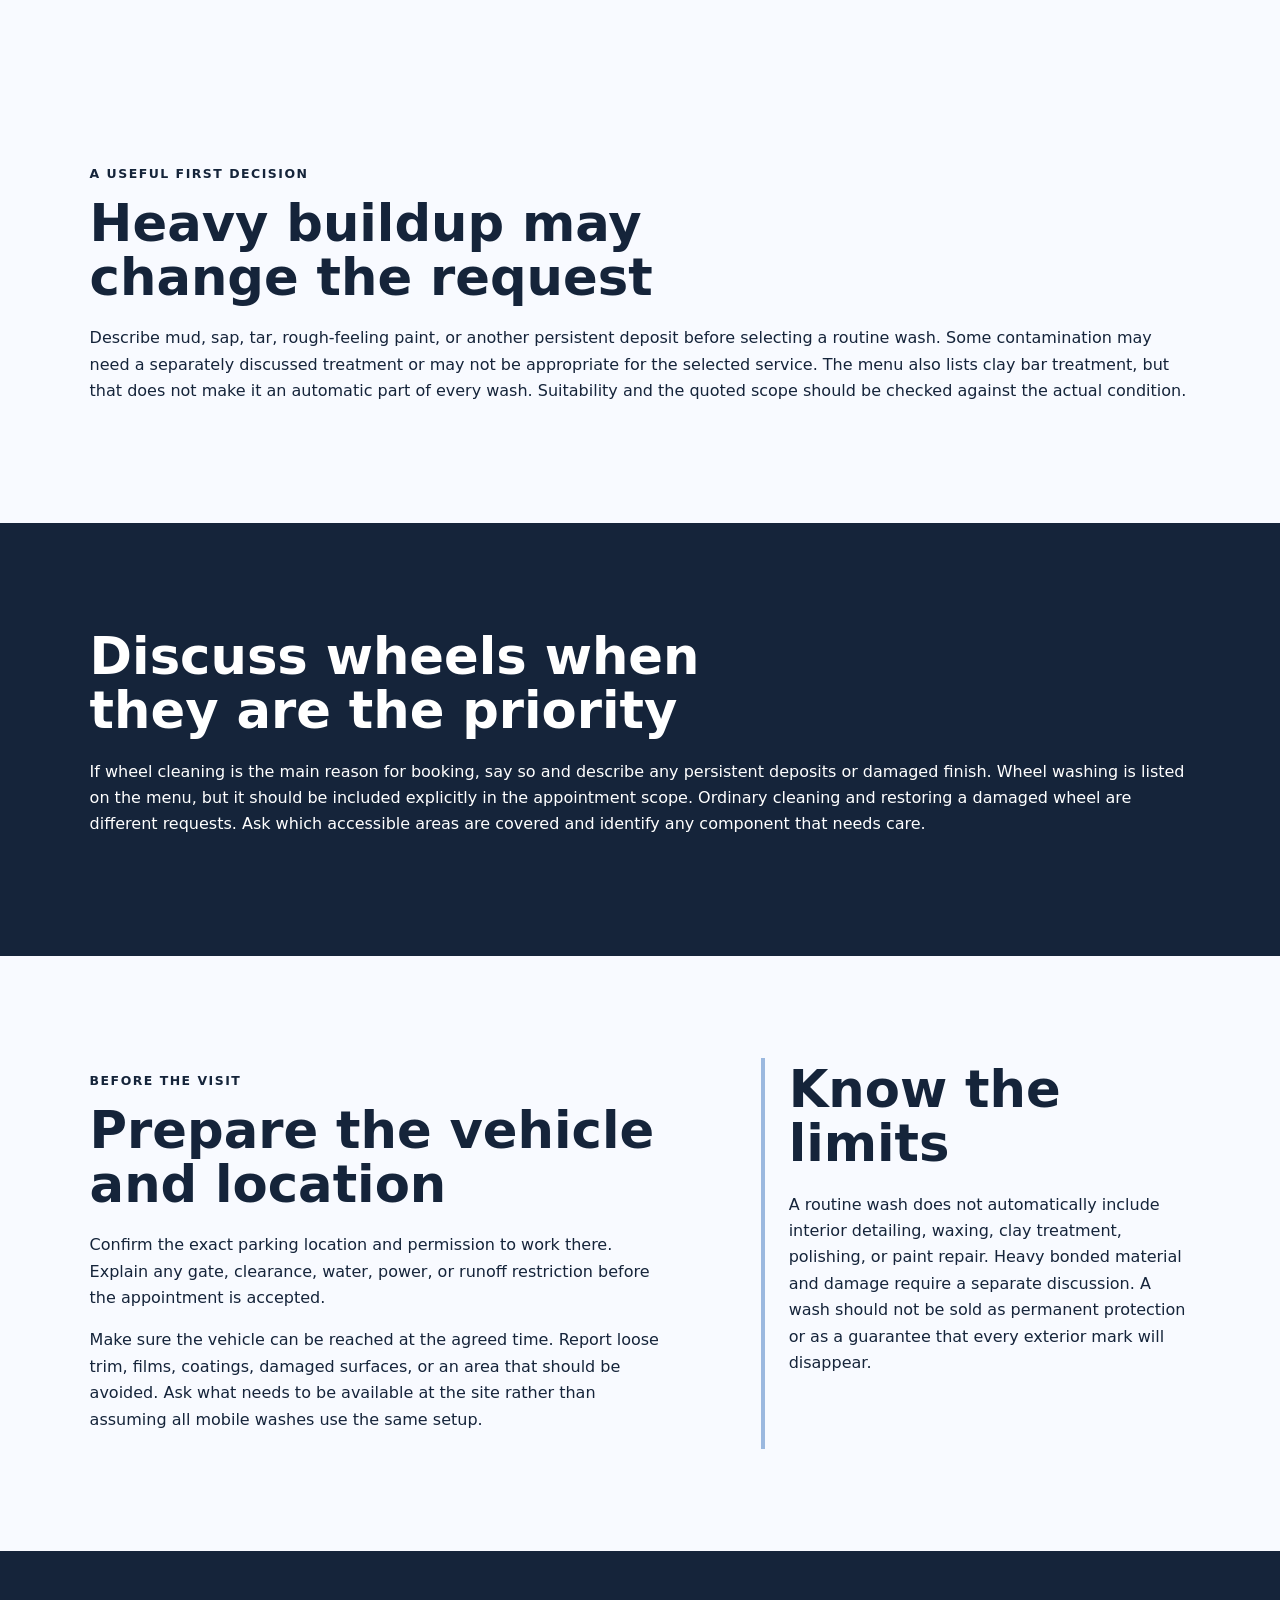
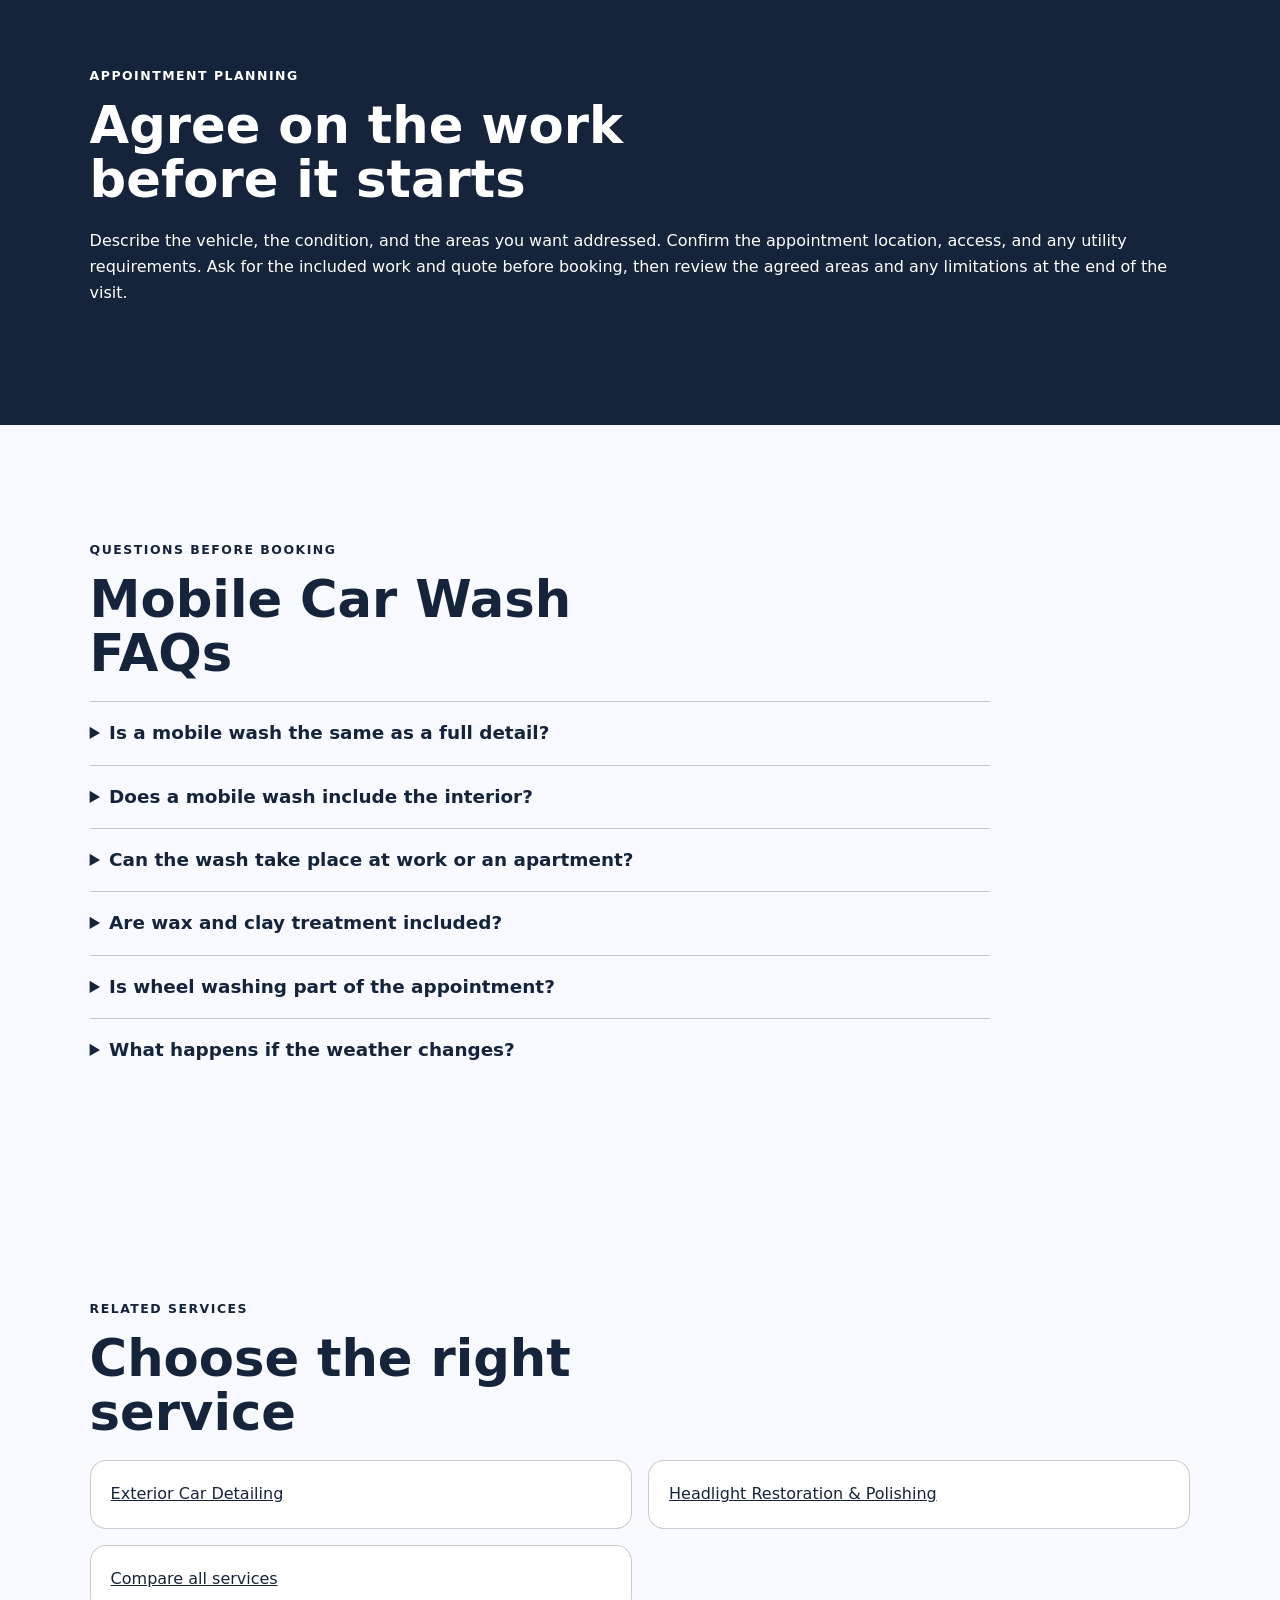
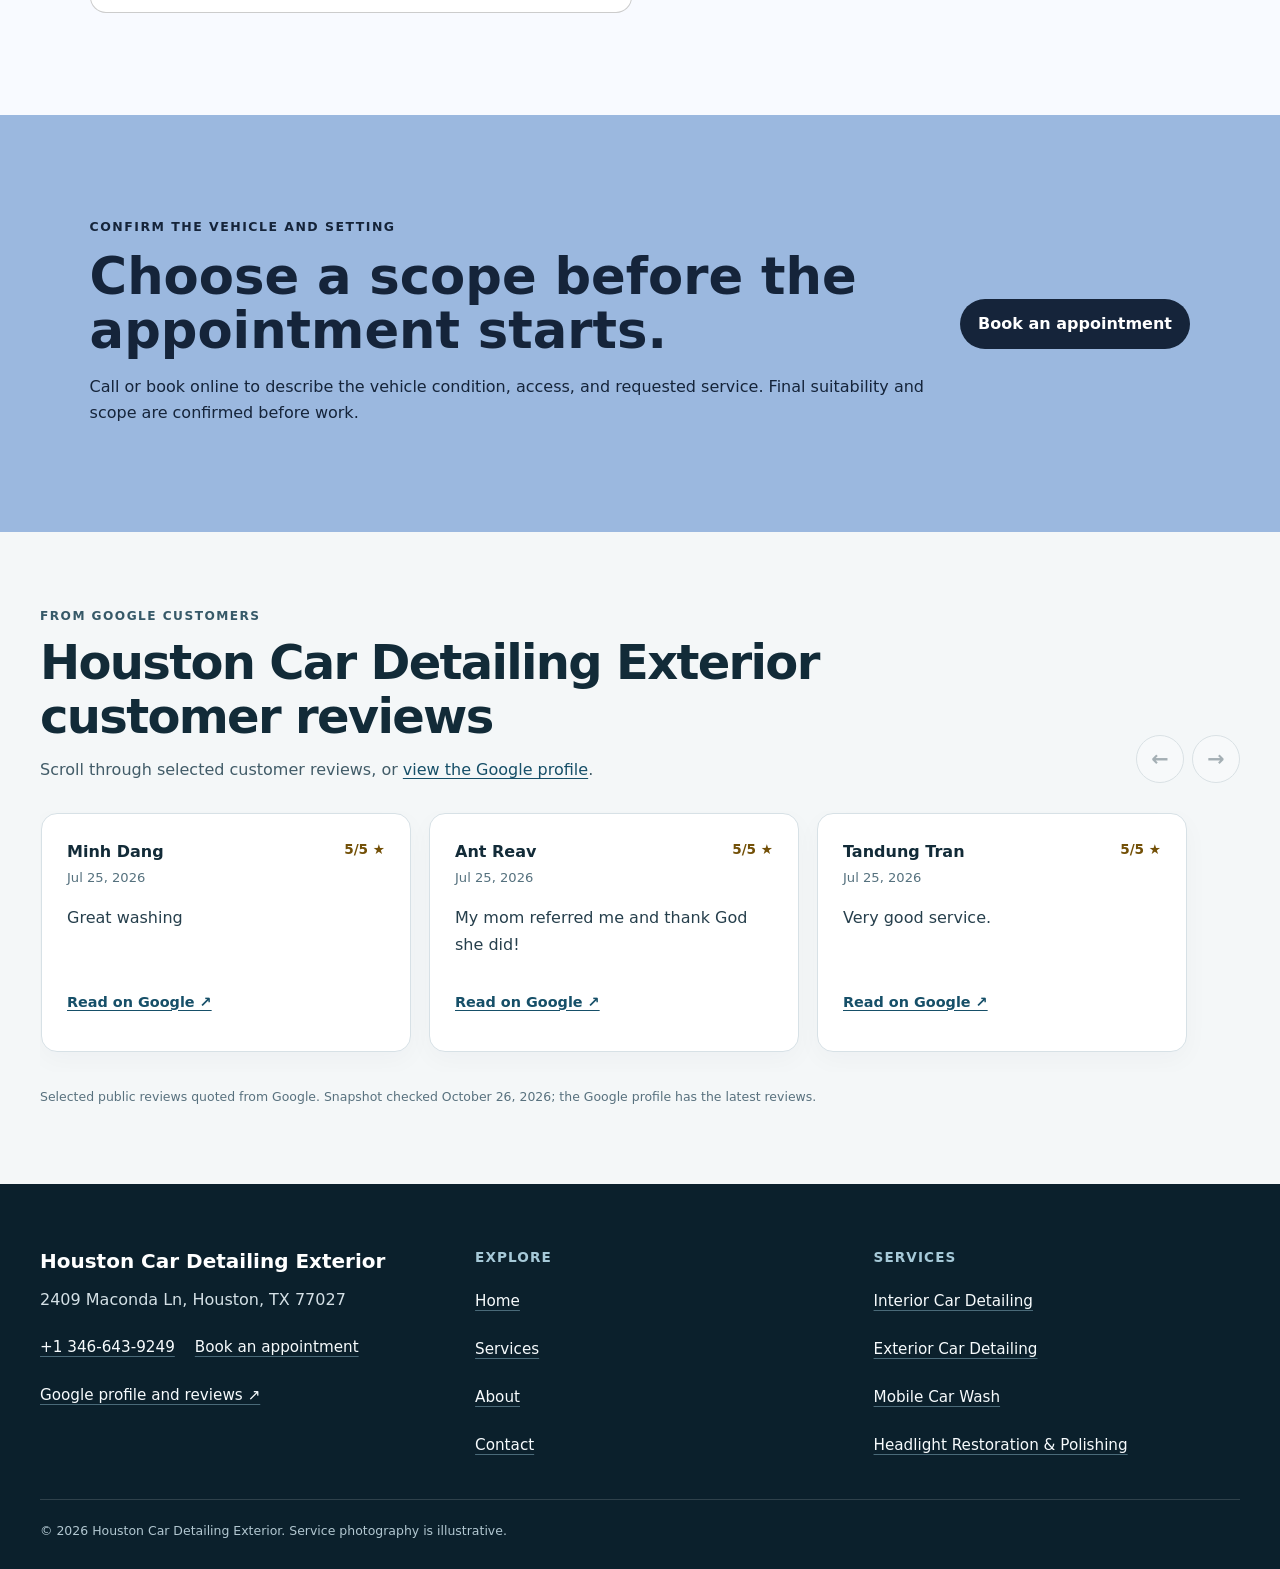
<file: services/mobile-car-wash/index.html>
<!doctype html>
<html lang="en"><head>
  <meta charset="utf-8"><meta name="viewport" content="width=device-width,initial-scale=1">
  <title>Mobile Car Wash in Houston, TX | Houston Car Detailing Exterior</title>
  <meta name="description" content="Plan mobile car wash with Houston Car Detailing Exterior in Houston: documented scope, vehicle preparation, access checks, and limitations.">
  <meta name="robots" content="index, follow, max-image-preview:large, max-snippet:-1">
  <link rel="canonical" href="https://houstoncardetailingexterior.shop/services/mobile-car-wash/">
  <meta property="og:type" content="website"><meta property="og:title" content="Mobile Car Wash in Houston, TX | Houston Car Detailing Exterior">
  <meta property="og:description" content="Plan mobile car wash with Houston Car Detailing Exterior in Houston: documented scope, vehicle preparation, access checks, and limitations."><meta property="og:url" content="https://houstoncardetailingexterior.shop/services/mobile-car-wash/">
  <meta property="og:image" content="https://houstoncardetailingexterior.shop/assets/hero-finish.jpg"><meta name="twitter:card" content="summary_large_image">
  <link rel="icon" href="/assets/favicon.svg"><link rel="stylesheet" href="/seo-pages.css"><script type="application/ld+json">{
  "@context": "https://schema.org",
  "@graph": [
    {
      "@type": "BreadcrumbList",
      "@id": "https://houstoncardetailingexterior.shop/services/mobile-car-wash/#breadcrumb",
      "itemListElement": [
        {
          "@type": "ListItem",
          "position": 1,
          "name": "Home",
          "item": "https://houstoncardetailingexterior.shop/"
        },
        {
          "@type": "ListItem",
          "position": 2,
          "name": "Services",
          "item": "https://houstoncardetailingexterior.shop/services/"
        },
        {
          "@type": "ListItem",
          "position": 3,
          "name": "Mobile Car Wash",
          "item": "https://houstoncardetailingexterior.shop/services/mobile-car-wash/"
        }
      ]
    },
    {
      "@type": "WebPage",
      "@id": "https://houstoncardetailingexterior.shop/services/mobile-car-wash/#webpage",
      "url": "https://houstoncardetailingexterior.shop/services/mobile-car-wash/",
      "name": "Mobile Car Wash in Houston, TX | Houston Car Detailing Exterior",
      "description": "Plan mobile car wash with Houston Car Detailing Exterior in Houston: documented scope, vehicle preparation, access checks, and limitations.",
      "breadcrumb": {
        "@id": "https://houstoncardetailingexterior.shop/services/mobile-car-wash/#breadcrumb"
      },
      "isPartOf": {
        "@id": "https://houstoncardetailingexterior.shop/#website"
      },
      "about": {
        "@id": "https://houstoncardetailingexterior.shop/#business"
      }
    },
    {
      "@type": "Service",
      "@id": "https://houstoncardetailingexterior.shop/services/mobile-car-wash/#service",
      "name": "Mobile Car Wash",
      "serviceType": "mobile car wash",
      "url": "https://houstoncardetailingexterior.shop/services/mobile-car-wash/",
      "description": "A mobile car wash is the routine-cleaning option in the documented menu: a full-body wash brought to the agreed location, with wheel washing available when it is included in the appointment.",
      "provider": {
        "@id": "https://houstoncardetailingexterior.shop/#business"
      },
      "areaServed": {
        "@type": "City",
        "name": "Houston"
      }
    },
    {
      "@type": "ImageObject",
      "@id": "https://houstoncardetailingexterior.shop/services/mobile-car-wash/#primaryimage",
      "contentUrl": "https://houstoncardetailingexterior.shop/assets/hero-finish.jpg",
      "caption": "Illustrative detailing artwork for Houston Car Detailing Exterior",
      "representativeOfPage": true
    }
  ]
}</script>
<link rel="stylesheet" href="/portfolio-components.css">
</head><body style="--pilot-accent:#9bb8df;--pilot-dark:#15243a;--pilot-paper:#f8faff">
<a class="skip-link" href="#content">Skip to content</a>
<header class="pilot-header"><a class="pilot-brand" href="/"><img src="/assets/hero-finish.jpg" width="48" height="48" alt=""><span>Houston Car Detailing Exterior</span></a>
<nav aria-label="Primary navigation"><a href="/services/">Services</a><a href="/about/">About</a><a href="/contact/">Contact</a><a class="pilot-call" href="tel:+13466439249">Call</a></nav></header>
<main id="content"><section class="pilot-hero"><div><p class="eyebrow">Routine exterior cleaning</p><h1>Mobile Car Wash in Houston, TX</h1><p class="pilot-answer">A mobile car wash brings exterior cleaning to an agreed parking location. It is a practical choice for ordinary surface dirt when a full interior detail or specialist paint service is not the main request.</p><p class="pilot-proof">Full body wash is on the service menu. Confirm wheel work, add-ons, the parking location, and water or power arrangements before the visit.</p></div><img alt="Illustrative detailing artwork for Houston Car Detailing Exterior" fetchpriority="high" height="720" src="/assets/hero-finish.jpg" width="960"/></section>
<nav aria-label="Breadcrumb" class="breadcrumbs"><a href="/">Home</a><span>›</span><a href="/services/">Services</a><span>›</span><span>Mobile Car Wash</span></nav>
<section class="pilot-section pilot-grid"><div><p class="eyebrow">The service</p><h2>What to discuss before booking</h2><p>Houston Car Detailing Exterior lists Full body wash and Wheel washing. Confirm which of these services belong in your appointment and whether the vehicle is suitable.</p><ul class="checklist"><li>A full-body wash at the agreed mobile appointment location.</li><li>Attention to ordinary dust, road film, and surface grime within the selected wash scope.</li><li>Wheel washing where it is included in the appointment.</li><li>A separate discussion of interior work, waxing, or clay treatment if those are also requested.</li></ul></div><aside><h2>When this service fits</h2><p>A mobile wash is a starting point for routine exterior cleaning when ordinary surface dirt is the main concern. It is different from a broader detail, a fabric-cleaning request, or a paint-repair job. Describe the condition and the parts of the vehicle that need attention so the appointment can be matched to the right work.</p></aside></section>
<section class="pilot-section"><p class="eyebrow">A useful first decision</p><h2>Heavy buildup may change the request</h2><p>Describe mud, sap, tar, rough-feeling paint, or another persistent deposit before selecting a routine wash. Some contamination may need a separately discussed treatment or may not be appropriate for the selected service. The menu also lists clay bar treatment, but that does not make it an automatic part of every wash. Suitability and the quoted scope should be checked against the actual condition.</p></section><section class="pilot-section tone"><h2>Discuss wheels when they are the priority</h2><p>If wheel cleaning is the main reason for booking, say so and describe any persistent deposits or damaged finish. Wheel washing is listed on the menu, but it should be included explicitly in the appointment scope. Ordinary cleaning and restoring a damaged wheel are different requests. Ask which accessible areas are covered and identify any component that needs care.</p></section>
<section class="pilot-section pilot-grid"><div><p class="eyebrow">Before the visit</p><h2>Prepare the vehicle and location</h2><p>Confirm the exact parking location and permission to work there. Explain any gate, clearance, water, power, or runoff restriction before the appointment is accepted.</p><p>Make sure the vehicle can be reached at the agreed time. Report loose trim, films, coatings, damaged surfaces, or an area that should be avoided. Ask what needs to be available at the site rather than assuming all mobile washes use the same setup.</p></div><aside><h2>Know the limits</h2><p>A routine wash does not automatically include interior detailing, waxing, clay treatment, polishing, or paint repair. Heavy bonded material and damage require a separate discussion. A wash should not be sold as permanent protection or as a guarantee that every exterior mark will disappear.</p></aside></section>
<section class="pilot-section tone"><p class="eyebrow">Appointment planning</p><h2>Agree on the work before it starts</h2><p>Describe the vehicle, the condition, and the areas you want addressed. Confirm the appointment location, access, and any utility requirements. Ask for the included work and quote before booking, then review the agreed areas and any limitations at the end of the visit.</p></section>
<section class="pilot-section"><p class="eyebrow">Questions before booking</p><h2>Mobile Car Wash FAQs</h2><div class="faq-list"><details><summary>Is a mobile wash the same as a full detail?</summary><p>No. A mobile wash focuses on routine exterior cleaning. Interior detailing and other appearance treatments have their own scope and should be requested separately.</p></details><details><summary>Does a mobile wash include the interior?</summary><p>Not automatically. Interior vacuuming, steam cleaning, and seat shampooing are separate menu choices. Explain both interior and exterior needs if you want a combined appointment.</p></details><details><summary>Can the wash take place at work or an apartment?</summary><p>The location must allow the work and provide suitable access. Confirm property permission and any site restrictions before booking; the address alone does not establish approval.</p></details><details><summary>Are wax and clay treatment included?</summary><p>They are separately listed services. Ask whether either is appropriate and included in the quote rather than assuming a routine wash includes them.</p></details><details><summary>Is wheel washing part of the appointment?</summary><p>Wheel washing is available on the menu. Confirm it in the selected scope, especially if the wheels are the main concern or have deposits or finish damage.</p></details><details><summary>What happens if the weather changes?</summary><p>Confirm the appointment plan directly. Weather and the location may affect whether the work is practical, so discuss timing or a suitable setting before the visit.</p></details></div></section>
<section class="pilot-section related"><p class="eyebrow">Related services</p><h2>Choose the right service</h2><div class="related-links"><a href="/services/exterior-car-detailing/">Exterior Car Detailing</a><a href="/services/headlight-restoration/">Headlight Restoration &amp; Polishing</a><a href="/services/">Compare all services</a></div></section>
<section class="pilot-cta"><div><p class="eyebrow">Confirm the vehicle and setting</p><h2>Choose a scope before the appointment starts.</h2><p>Call or book online to describe the vehicle condition, access, and requested service. Final suitability and scope are confirmed before work.</p></div><a class="pilot-button" href="/scheduling">Book an appointment</a></section>
<!-- PORTFOLIO-REVIEWS:START --><section class="portfolio-reviews" aria-labelledby="portfolio-reviews-title"><div class="portfolio-reviews__heading"><div><p class="portfolio-reviews__kicker">From Google customers</p><h2 id="portfolio-reviews-title">Houston Car Detailing Exterior customer reviews</h2><p class="portfolio-reviews__intro">Scroll through selected customer reviews, or <a href="https://www.google.com/maps?cid=11005714650532663714" target="_blank" rel="noopener noreferrer">view the Google profile</a>.</p></div><div class="portfolio-reviews__controls"><button type="button" data-reviews-prev aria-label="Previous reviews">←</button><button type="button" data-reviews-next aria-label="Next reviews">→</button></div></div><div class="portfolio-reviews__track" role="region" aria-label="Scrollable customer reviews" tabindex="0"><article class="portfolio-review"><div class="portfolio-review__meta"><div><span class="portfolio-review__author">Minh Dang</span><time datetime="2026-07-25">Jul 25, 2026</time></div><span class="portfolio-review__rating" aria-label="5 out of 5 stars">5/5 ★</span></div><blockquote><p>Great washing</p></blockquote><a class="portfolio-review__source" href="https://www.google.com/maps/reviews/data=!4m8!14m7!1m6!2m5!1sCi9DQUlRQUNvZENodHljRjlvT2xOWU1HcG1ZbEF5TVY5dlNHZE5OalZNYzNWbExYYxAB!2m1!1s0x0:0x98bc2729f44fd1a2!3m1!1s2@1:CAIQACodChtycF9oOlNYMGpmYlAyMV9vSGdNNjVMc3VlLXc%7C%7C?hl=en-US" target="_blank" rel="noopener noreferrer">Read on Google ↗</a></article><article class="portfolio-review"><div class="portfolio-review__meta"><div><span class="portfolio-review__author">Ant Reav</span><time datetime="2026-07-25">Jul 25, 2026</time></div><span class="portfolio-review__rating" aria-label="5 out of 5 stars">5/5 ★</span></div><blockquote><p>My mom referred me and thank God she did!</p></blockquote><a class="portfolio-review__source" href="https://www.google.com/maps/reviews/data=!4m8!14m7!1m6!2m5!1sCi9DQUlRQUNvZENodHljRjlvT2xRMVFXVnhYMEprVG5OTlEzQlJaV3BtVlZOd05IYxAB!2m1!1s0x0:0x98bc2729f44fd1a2!3m1!1s2@1:CAIQACodChtycF9oOlQ1QWVxX0JkTnNNQ3BRZWpmVVNwNHc%7C%7C?hl=en-US" target="_blank" rel="noopener noreferrer">Read on Google ↗</a></article><article class="portfolio-review"><div class="portfolio-review__meta"><div><span class="portfolio-review__author">Tandung Tran</span><time datetime="2026-07-25">Jul 25, 2026</time></div><span class="portfolio-review__rating" aria-label="5 out of 5 stars">5/5 ★</span></div><blockquote><p>Very good service.</p></blockquote><a class="portfolio-review__source" href="https://www.google.com/maps/reviews/data=!4m8!14m7!1m6!2m5!1sCi9DQUlRQUNvZENodHljRjlvT2w5a1owWllVa0pUVUVKd2QyaDBObkZZTVUweFMzYxAB!2m1!1s0x0:0x98bc2729f44fd1a2!3m1!1s2@1:CAIQACodChtycF9oOl9kZ0ZYUkJTUEJwd2h0NnFYMU0xS3c%7C%7C?hl=en-US" target="_blank" rel="noopener noreferrer">Read on Google ↗</a></article></div><p class="portfolio-reviews__note">Selected public reviews quoted from Google. Snapshot checked <time datetime="2026-10-26">October 26, 2026</time>; the Google profile has the latest reviews.</p></section><!-- PORTFOLIO-REVIEWS:END -->
</main><footer class="portfolio-footer"><div class="portfolio-footer__grid"><div><strong class="portfolio-footer__name">Houston Car Detailing Exterior</strong><address>2409 Maconda Ln, Houston, TX 77027</address><div class="portfolio-footer__contact"><a href="tel:+13466439249">+1 346-643-9249</a><a href="/scheduling">Book an appointment</a></div><a href="https://www.google.com/maps?cid=11005714650532663714" target="_blank" rel="noopener noreferrer">Google profile and reviews ↗</a></div><div><h2>Explore</h2><nav aria-label="Footer navigation"><a href="/">Home</a><a href="/services/">Services</a><a href="/about/">About</a><a href="/contact/">Contact</a></nav></div><div><h2>Services</h2><nav aria-label="Service pages"><a href="/services/interior-car-detailing/">Interior Car Detailing</a><a href="/services/exterior-car-detailing/">Exterior Car Detailing</a><a href="/services/mobile-car-wash/">Mobile Car Wash</a><a href="/services/headlight-restoration/">Headlight Restoration &amp; Polishing</a></nav></div></div><p class="portfolio-footer__bottom">© <span id="year">2026</span> Houston Car Detailing Exterior. Service photography is illustrative.</p></footer>
<script src="/portfolio-components.js" defer></script>
</body></html>
</file>
<file: styles.css>
:root {
  --ink: #17120e;
  --ink-soft: #3a2f27;
  --cream: #f7f1e8;
  --cream-deep: #ede3d5;
  --white: #ffffff;
  --copper: #b5642f;
  --copper-bright: #d98344;
  --copper-pale: #f3ddca;
  --patina: #2f7a68;
  --line: rgba(23, 18, 14, 0.14);
  --shadow: 0 22px 60px rgba(40, 24, 12, 0.16);
  --display: "Fraunces", Georgia, "Times New Roman", serif;
  --body: "Public Sans", Helvetica, Arial, sans-serif;
  --mono: "DM Mono", "SFMono-Regular", Menlo, monospace;
  --shell: min(1160px, calc(100vw - 48px));
  --header-h: 76px;
}

* { box-sizing: border-box; }
html { scroll-behavior: smooth; }
body {
  margin: 0;
  overflow-x: hidden;
  color: var(--ink);
  background: var(--cream);
  font-family: var(--body);
  font-size: 17px;
  line-height: 1.65;
  -webkit-font-smoothing: antialiased;
}
img { display: block; max-width: 100%; }
a { color: inherit; }
button, a { -webkit-tap-highlight-color: transparent; }
a:focus-visible, button:focus-visible, summary:focus-visible {
  outline: 3px solid var(--patina);
  outline-offset: 3px;
  border-radius: 2px;
}

h1, h2, h3 {
  font-family: var(--display);
  font-weight: 700;
  line-height: 1.08;
  letter-spacing: -0.015em;
  margin: 0;
}
h1 { font-size: clamp(2.4rem, 6vw, 4.1rem); }
h2 { font-size: clamp(1.9rem, 4vw, 2.9rem); }
h3 { font-size: 1.22rem; line-height: 1.25; }
p { margin: 0; }

.sr-only {
  position: absolute;
  width: 1px; height: 1px;
  padding: 0; margin: -1px;
  overflow: hidden;
  clip: rect(0, 0, 0, 0);
  white-space: nowrap;
  border: 0;
}
.skip-link {
  position: fixed;
  z-index: 120;
  top: -90px; left: 12px;
  padding: 10px 18px;
  color: var(--cream);
  background: var(--ink);
  border-radius: 0 0 8px 8px;
  transition: top 150ms ease;
}
.skip-link:focus { top: 0; }
.section-shell { width: var(--shell); margin-inline: auto; }

/* ---------- buttons ---------- */
.btn {
  display: inline-flex;
  align-items: center;
  gap: 8px;
  padding: 11px 20px;
  border-radius: 999px;
  font-weight: 600;
  font-size: 0.95rem;
  text-decoration: none;
  white-space: nowrap;
  transition: transform 140ms ease, background-color 140ms ease, border-color 140ms ease;
}
.btn:hover { transform: translateY(-1px); }
.btn-lg { padding: 15px 28px; font-size: 1.03rem; }

/* Explicit colors on every button: a broad nav-link rule must never win over these. */
.btn-copper, .site-nav .btn-copper {
  color: var(--white);
  background: var(--copper);
  border: 1px solid var(--copper);
}
.btn-copper:hover, .site-nav .btn-copper:hover { background: #a25626; border-color: #a25626; }

.btn-outline, .site-nav .btn-outline {
  color: var(--ink);
  background: transparent;
  border: 1px solid rgba(23, 18, 14, 0.32);
}
.btn-outline:hover, .site-nav .btn-outline:hover { border-color: var(--ink); background: rgba(23, 18, 14, 0.05); }

.btn-ghost, .site-nav .btn-ghost {
  color: var(--ink);
  background: transparent;
  border: 1px solid transparent;
  padding-inline: 12px;
}
.btn-ghost:hover, .site-nav .btn-ghost:hover { color: var(--copper); }

.btn-cream {
  color: var(--ink);
  background: var(--cream);
  border: 1px solid var(--cream);
}
.btn-cream:hover { background: var(--white); border-color: var(--white); }

.btn-outline-cream {
  color: var(--cream);
  background: transparent;
  border: 1px solid rgba(247, 241, 232, 0.5);
}
.btn-outline-cream:hover { border-color: var(--cream); background: rgba(247, 241, 232, 0.1); }

/* ---------- header ---------- */
.site-header {
  position: sticky;
  top: 0;
  z-index: 60;
  /* Own opaque surface: contrast never depends on what the hero image shows behind it. */
  background: var(--cream);
  border-bottom: 1px solid var(--line);
  box-shadow: 0 1px 0 rgba(181, 100, 47, 0.22), 0 10px 30px rgba(40, 24, 12, 0.06);
}
.header-inner {
  width: var(--shell);
  margin-inline: auto;
  min-height: var(--header-h);
  display: flex;
  align-items: center;
  justify-content: space-between;
  gap: 20px;
}
.brand { display: flex; align-items: center; color: var(--ink); text-decoration: none; }
.brand img { width: 218px; height: auto; }

.site-nav {
  display: flex;
  align-items: center;
  gap: 26px;
  font-size: 0.95rem;
  font-weight: 500;
}
.site-nav > a { color: var(--ink-soft); text-decoration: none; }
.site-nav > a:hover { color: var(--copper); }
.nav-actions { display: flex; align-items: center; gap: 10px; }

.menu-toggle {
  display: none;
  align-items: center;
  justify-content: center;
  width: 44px; height: 44px;
  padding: 0;
  color: var(--ink);
  background: transparent;
  border: 1px solid var(--line);
  border-radius: 10px;
  cursor: pointer;
}
.menu-toggle-bars { display: grid; gap: 4px; }
.menu-toggle-bars i {
  display: block;
  width: 18px; height: 2px;
  background: currentColor;
  border-radius: 2px;
}

/* ---------- hero ---------- */
.hero { position: relative; padding-block: 0; background: var(--ink); }
.hero-media { position: relative; }
.hero-media img {
  width: 100%;
  height: clamp(320px, 52vw, 560px);
  object-fit: cover;
  object-position: 58% 60%;
}
.hero-media::after {
  content: "";
  position: absolute;
  inset: 0;
  background: linear-gradient(180deg, rgba(23, 18, 14, 0.1) 0%, rgba(23, 18, 14, 0.55) 62%, var(--ink) 100%);
}
.hero-body {
  position: relative;
  z-index: 1;
  margin-top: clamp(-160px, -18vw, -110px);
  padding-bottom: clamp(48px, 7vw, 76px);
  color: var(--cream);
  max-width: 760px;
  margin-inline: auto;
}
.hero-body h1 { color: var(--white); margin-bottom: 18px; }
.hero-lead {
  font-size: clamp(1.02rem, 1.6vw, 1.16rem);
  color: rgba(247, 241, 232, 0.85);
  max-width: 60ch;
}
.eyebrow {
  font-family: var(--mono);
  font-size: 0.78rem;
  letter-spacing: 0.16em;
  text-transform: uppercase;
  color: var(--copper-bright);
  margin-bottom: 14px;
}
.cta-row { display: flex; flex-wrap: wrap; gap: 12px; margin-top: 26px; }
.cta-row-inline { margin-top: 40px; }
.cta-note {
  margin-top: 14px;
  font-size: 0.9rem;
  color: rgba(247, 241, 232, 0.6);
}

/* ---------- lane rule (signature) ---------- */
.lane-rule {
  height: 6px;
  background-image: repeating-linear-gradient(
    90deg,
    var(--copper) 0 26px,
    transparent 26px 46px
  );
  opacity: 0.5;
}

/* ---------- shared section furniture ---------- */
section { padding-block: clamp(56px, 8vw, 92px); }
.marker {
  font-family: var(--mono);
  font-size: 0.78rem;
  letter-spacing: 0.14em;
  text-transform: uppercase;
  color: var(--copper);
  margin-bottom: 12px;
}
.section-lead {
  margin-top: 16px;
  max-width: 62ch;
  color: var(--ink-soft);
}

/* ---------- services ---------- */
.service-grid {
  display: grid;
  grid-template-columns: repeat(auto-fit, minmax(260px, 1fr));
  gap: 22px;
  margin-top: 42px;
}
.service-card {
  background: var(--white);
  border: 1px solid var(--line);
  border-radius: 16px;
  overflow: hidden;
  box-shadow: var(--shadow);
  display: flex;
  flex-direction: column;
}
.service-media { aspect-ratio: 3 / 2; overflow: hidden; background: var(--cream-deep); }
.service-media img { width: 100%; height: 100%; object-fit: cover; }
.service-card h3 { margin: 22px 22px 8px; }
.service-card p { margin: 0 22px 24px; color: var(--ink-soft); font-size: 0.97rem; }

/* ---------- process ---------- */
.process { background: var(--cream-deep); }
.step-list {
  list-style: none;
  counter-reset: step;
  margin: 42px 0 0;
  padding: 0;
  display: grid;
  grid-template-columns: repeat(auto-fit, minmax(230px, 1fr));
  gap: 26px;
}
.step-list li { position: relative; padding-top: 54px; }
.step-no {
  position: absolute;
  top: 0; left: 0;
  display: grid;
  place-items: center;
  width: 40px; height: 40px;
  font-family: var(--display);
  font-weight: 700;
  font-size: 1.05rem;
  color: var(--white);
  background: var(--copper);
  border-radius: 50%;
}
.step-list h3 { margin-bottom: 8px; }
.step-list p { color: var(--ink-soft); font-size: 0.97rem; }

/* ---------- work ---------- */
.work-grid {
  display: grid;
  grid-template-columns: 1.35fr 1fr;
  gap: 22px;
  margin-top: 42px;
}
.work-item { margin: 0; }
.work-item img {
  width: 100%;
  height: clamp(240px, 30vw, 380px);
  object-fit: cover;
  border-radius: 16px;
  border: 1px solid var(--line);
}
.work-item figcaption {
  margin-top: 12px;
  font-size: 0.9rem;
  color: var(--ink-soft);
}
.honest-note {
  margin-top: 32px;
  padding: 16px 18px;
  font-size: 0.87rem;
  color: var(--ink-soft);
  background: var(--copper-pale);
  border-left: 3px solid var(--copper);
  border-radius: 0 10px 10px 0;
  max-width: 70ch;
}

/* ---------- faq ---------- */
.faq { background: var(--cream-deep); }
.faq-list { margin-top: 38px; display: grid; gap: 12px; }
.faq details {
  background: var(--white);
  border: 1px solid var(--line);
  border-radius: 12px;
  padding: 4px 20px;
}
.faq summary {
  cursor: pointer;
  list-style: none;
  padding: 16px 30px 16px 0;
  font-family: var(--display);
  font-weight: 600;
  font-size: 1.06rem;
  position: relative;
}
.faq summary::-webkit-details-marker { display: none; }
.faq summary::after {
  content: "+";
  position: absolute;
  right: 2px; top: 50%;
  transform: translateY(-50%);
  font-family: var(--body);
  font-size: 1.4rem;
  font-weight: 400;
  color: var(--copper);
}
.faq details[open] summary::after { content: "\2212"; }
.faq details p { padding: 0 0 18px; color: var(--ink-soft); max-width: 68ch; }

/* ---------- final cta ---------- */
.final-cta { background: var(--ink); color: var(--cream); text-align: center; }
.final-cta h2 { color: var(--white); }
.final-cta p {
  margin: 16px auto 0;
  max-width: 52ch;
  color: rgba(247, 241, 232, 0.78);
}
.final-cta .cta-row { justify-content: center; }

/* ---------- footer ---------- */
.site-footer {
  padding-block: 44px 28px;
  background: var(--ink);
  color: rgba(247, 241, 232, 0.72);
  border-top: 1px solid rgba(247, 241, 232, 0.1);
}
.footer-inner {
  display: flex;
  flex-wrap: wrap;
  gap: 26px;
  align-items: center;
  justify-content: space-between;
}
/* Logo colors are baked into the SVG files: an <img>-loaded SVG cannot inherit page color. */
.footer-brand img { width: 226px; height: auto; }
.footer-brand p { margin-top: 10px; font-size: 0.92rem; }
.footer-contact { display: flex; align-items: center; gap: 14px; flex-wrap: wrap; }
.footer-phone {
  font-family: var(--display);
  font-size: 1.5rem;
  font-weight: 700;
  color: var(--white);
  text-decoration: none;
}
.footer-phone:hover { color: var(--copper-bright); }
.footer-book {
  font-size: 0.95rem;
  font-weight: 600;
  color: var(--cream);
  text-decoration: none;
  padding: 9px 18px;
  border: 1px solid rgba(247, 241, 232, 0.4);
  border-radius: 999px;
}
.footer-book:hover { border-color: var(--cream); }
.footer-legal {
  margin-top: 30px;
  padding-top: 20px;
  border-top: 1px solid rgba(247, 241, 232, 0.1);
  font-size: 0.82rem;
  color: rgba(247, 241, 232, 0.5);
}

/* ---------- sticky bar (mobile) ---------- */
.sticky-bar {
  display: none;
  position: fixed;
  z-index: 70;
  left: 0; right: 0; bottom: 0;
  padding: 10px 12px calc(10px + env(safe-area-inset-bottom));
  gap: 10px;
  background: rgba(23, 18, 14, 0.97);
  border-top: 1px solid rgba(247, 241, 232, 0.16);
}
.sticky-call, .sticky-book {
  flex: 1;
  display: inline-flex;
  align-items: center;
  justify-content: center;
  gap: 7px;
  padding: 13px 10px;
  border-radius: 999px;
  font-weight: 600;
  font-size: 0.98rem;
  text-decoration: none;
}
.sticky-call { flex: 1.35; color: var(--white); background: var(--copper); }
.sticky-book { color: var(--cream); border: 1px solid rgba(247, 241, 232, 0.42); }

/* ---------- reveal ---------- */
.js .reveal { opacity: 0; transform: translateY(14px); }
.js .reveal.is-visible {
  opacity: 1;
  transform: none;
  transition: opacity 520ms ease, transform 520ms ease;
}

@media (prefers-reduced-motion: reduce) {
  html { scroll-behavior: auto; }
  .btn:hover { transform: none; }
  .js .reveal { opacity: 1; transform: none; transition: none; }
}

/* ---------- responsive ---------- */
@media (max-width: 900px) {
  .work-grid { grid-template-columns: 1fr; }
}

@media (max-width: 820px) {
  :root { --shell: calc(100vw - 34px); }
  .menu-toggle { display: inline-flex; }
  .site-nav {
    position: absolute;
    top: calc(var(--header-h) + 1px);
    left: 0; right: 0;
    display: none;
    flex-direction: column;
    align-items: stretch;
    gap: 0;
    padding: 8px 17px 18px;
    background: var(--cream);
    border-bottom: 1px solid var(--line);
    box-shadow: var(--shadow);
  }
  .site-nav.is-open { display: flex; }
  .site-nav > a { padding: 13px 2px; border-bottom: 1px solid var(--line); }
  .nav-actions { flex-direction: column; align-items: stretch; gap: 10px; padding-top: 14px; }
  .nav-actions .btn { justify-content: center; }
  .btn-ghost, .site-nav .btn-ghost { border-color: rgba(23, 18, 14, 0.32); }

  .hero-body { margin-top: -96px; }
  .hero-media img { object-position: 62% 62%; }
  .cta-row .btn { flex: 1; justify-content: center; }

  .sticky-bar { display: flex; }
  .site-footer { padding-bottom: 96px; }
}

@media (max-width: 420px) {
  .brand img { width: 176px; }
  .hero-body { margin-top: -80px; }
}


/* ---------- Pricing ---------- */
.rates {
  --p-band: var(--cream);
  --p-surface: var(--white);
  --p-ink: var(--ink);
  --p-muted: var(--ink-soft);
  --p-line: var(--line);
  --p-accent: var(--copper);
  --p-accent-ink: #ffffff;
  --p-badge-ink: #ffffff;
  --p-hi: var(--patina);
  padding: clamp(72px, 9vw, 130px) clamp(22px, 5vw, 60px);
  background: var(--p-band);
  color: var(--p-ink);
}
.rates-shell { width: min(1180px, 100%); margin-inline: auto; }
.rates-head { max-width: 60ch; margin-bottom: clamp(34px, 4vw, 54px); }
.rates-eyebrow {
  margin: 0 0 14px;
  font-family: var(--body);
  font-size: 11px;
  font-weight: 800;
  letter-spacing: .18em;
  text-transform: uppercase;
  color: var(--p-accent);
}
.rates-head h2 {
  margin: 0 0 14px;
  font-family: var(--display);
  font-size: clamp(30px, 3.6vw, 48px);
  line-height: 1.05;
  letter-spacing: -.02em;
  color: var(--p-ink);
}
.rates-intro { margin: 0; color: var(--p-muted); font-size: 1.02rem; line-height: 1.6; }
.rate-grid {
  display: grid;
  grid-template-columns: repeat(3, 1fr);
  gap: 18px;
  align-items: stretch;
}
.rate-card {
  position: relative;
  display: flex;
  flex-direction: column;
  gap: 4px;
  padding: clamp(26px, 2.4vw, 36px);
  background: var(--p-surface);
  border: 1px solid var(--p-line);
  border-radius: 4px;
}
.rate-card-featured {
  border-color: var(--p-accent);
  box-shadow: 0 24px 60px rgba(0, 0, 0, .10);
}
.rate-badge {
  position: absolute;
  top: 0;
  right: clamp(26px, 2.4vw, 36px);
  transform: translateY(-50%);
  padding: 6px 12px;
  background: var(--p-hi);
  color: var(--p-badge-ink);
  font-family: var(--body);
  font-size: 10px;
  font-weight: 800;
  letter-spacing: .14em;
  text-transform: uppercase;
  border-radius: 999px;
}
.rate-card h3 {
  margin: 0;
  font-family: var(--display);
  font-size: clamp(21px, 1.9vw, 26px);
  letter-spacing: -.01em;
  color: var(--p-ink);
}
.rate-figure {
  margin: 6px 0 0;
  font-family: var(--display);
  font-size: clamp(40px, 4.2vw, 56px);
  line-height: 1;
  letter-spacing: -.03em;
  color: var(--p-accent);
}
.rate-note { margin: 12px 0 0; color: var(--p-muted); font-size: .92rem; line-height: 1.5; }
.rate-list {
  list-style: none;
  margin: 22px 0 0;
  padding: 22px 0 0;
  border-top: 1px solid var(--p-line);
  display: grid;
  align-content: start;
  gap: 10px;
  flex: 1;
}
.rate-list li {
  position: relative;
  padding-left: 26px;
  font-size: .95rem;
  line-height: 1.45;
  color: var(--p-ink);
}
.rate-list li::before {
  content: "";
  position: absolute;
  left: 0;
  top: .28em;
  width: 15px;
  height: 8px;
  border-left: 2px solid var(--p-hi);
  border-bottom: 2px solid var(--p-hi);
  transform: rotate(-45deg);
}
.rate-cta {
  display: inline-flex;
  align-items: center;
  justify-content: center;
  margin-top: 28px;
  min-height: 52px;
  padding: 0 22px;
  background: var(--p-accent);
  color: var(--p-accent-ink);
  border: 1px solid var(--p-accent);
  border-radius: 999px;
  font-family: var(--body);
  font-size: 12px;
  font-weight: 800;
  letter-spacing: .1em;
  text-transform: uppercase;
  text-decoration: none;
  transition: transform .2s ease, opacity .2s ease;
}
.rate-cta:hover { transform: translateY(-2px); opacity: .92; }
@media (max-width: 940px) {
  .rate-grid { grid-template-columns: 1fr 1fr; }
  .rate-card-featured { grid-row: span 2; }
}
@media (max-width: 640px) {
  .rate-grid { grid-template-columns: 1fr; }
  .rate-card-featured { grid-row: auto; }
  .rate-badge { right: auto; left: clamp(26px, 2.4vw, 36px); }
}
</file>
<file: portfolio-components.css>
/* Portfolio components: scoped styles, no external requests. */
.portfolio-reviews,.portfolio-footer{box-sizing:border-box;min-width:0;font-family:inherit}
.portfolio-reviews *,.portfolio-footer *{box-sizing:border-box}
.portfolio-reviews{color:#122b38;background:#f4f7f8;padding:clamp(3rem,6vw,5.5rem) max(20px,calc((100% - 1200px)/2));isolation:isolate}
.portfolio-reviews__heading{display:flex;justify-content:space-between;align-items:flex-end;gap:24px;margin:0 0 28px}
.portfolio-reviews__heading>div{min-width:0;max-width:850px}
.portfolio-reviews__kicker{margin:0 0 10px;font-family:inherit;font-weight:700;font-size:.76rem;line-height:1.3;letter-spacing:.12em;text-transform:uppercase;color:#365968}
.portfolio-reviews h2{max-width:none;margin:0 0 14px;font-family:inherit;font-size:clamp(1.8rem,4vw,3rem);font-weight:800;line-height:1.13;letter-spacing:-.035em;text-transform:none;color:#122b38;overflow-wrap:anywhere}
.portfolio-reviews__intro{font-size:1rem;line-height:1.6;color:#425c68;margin:0}
.portfolio-reviews__intro a,.portfolio-review__source{color:#164f68;text-decoration:underline;text-underline-offset:3px}
.portfolio-reviews__controls{display:none;gap:8px;flex-shrink:0}
.portfolio-reviews[data-ready] .portfolio-reviews__controls{display:flex}
.portfolio-reviews__controls button{display:grid;place-items:center;width:48px;height:48px;border:1px solid #a9bac2;border-radius:50%;background:#fff;color:#122b38;font-family:inherit;font-weight:700;font-size:1.3rem;line-height:1;cursor:pointer}
.portfolio-reviews__controls button:disabled{opacity:.35;cursor:default}
.portfolio-reviews__track{display:flex;align-items:stretch;gap:18px;overflow-x:auto;overscroll-behavior-x:contain;scroll-snap-type:x proximity;scroll-padding-inline:1px;padding:2px 1px 20px;max-width:100%;min-width:0;scrollbar-width:thin;scrollbar-color:#7c9aa8 #dfe7eb}
.portfolio-review{display:flex;flex-direction:column;flex:0 0 min(370px,86vw);min-width:0;max-width:100%;margin:0;padding:25px;background:#fff;border:1px solid #d7e1e6;border-radius:16px;box-shadow:0 8px 26px #0a263d08;scroll-snap-align:start;text-align:left}
.portfolio-review__meta{display:flex;align-items:flex-start;justify-content:space-between;gap:14px;margin-bottom:16px}
.portfolio-review__author{font-size:1rem;font-weight:800;line-height:1.4;color:#122b38;overflow-wrap:anywhere}
.portfolio-review time{display:block;font-size:.82rem;line-height:1.5;color:#55717e;margin-top:3px}
.portfolio-review__rating{white-space:nowrap;font-size:.85rem;font-weight:700;line-height:1.5;color:#735007}
.portfolio-review blockquote{padding:0;margin:0 0 20px;border:0;color:#263f4c;font-family:inherit;font-weight:400;font-size:1rem;line-height:1.7;letter-spacing:normal;max-height:230px;overflow-y:auto;overflow-wrap:anywhere}
.portfolio-review blockquote p{margin:0;font:inherit;color:inherit}
.portfolio-review__source{display:inline-flex;align-items:center;min-height:48px;margin-top:auto;font-size:.9rem;font-weight:700}
.portfolio-reviews__note{margin:15px 0 0;color:#58717e;font-size:.78rem;line-height:1.6}
.portfolio-reviews :focus-visible,.portfolio-footer :focus-visible{outline:3px solid #167799;outline-offset:4px}
.portfolio-footer{background:#0b202c;color:#f7fbfd;padding:clamp(2.5rem,5vw,4.5rem) max(20px,calc((100% - 1200px)/2)) 28px;line-height:1.6;text-align:left}
.portfolio-footer__grid{display:grid;grid-template-columns:minmax(0,1.1fr) minmax(0,1fr) minmax(0,1fr);gap:32px}
.portfolio-footer__name{display:block;margin:0 0 12px;color:#fff;font-size:1.25rem;font-weight:800;line-height:1.35;overflow-wrap:anywhere}
.portfolio-footer address{font-size:1rem;font-style:normal;color:#d4e0e6;line-height:1.65}
.portfolio-footer h2{margin:0 0 10px;font-family:inherit;font-size:.85rem;font-weight:800;line-height:1.4;letter-spacing:.08em;text-transform:uppercase;color:#a6c9d8;max-width:none}
.portfolio-footer a{display:inline-flex;align-items:center;min-height:48px;max-width:100%;color:#f7fbfd;font-size:.95rem;text-decoration:underline;text-decoration-color:#4a6a79;text-underline-offset:4px;overflow-wrap:anywhere}
.portfolio-footer a:hover{text-decoration-color:#e1eff5}
.portfolio-footer nav{display:flex;flex-direction:column;align-items:flex-start;gap:0}
.portfolio-footer__contact{display:flex;flex-wrap:wrap;gap:0 20px;margin-top:10px}
.portfolio-footer__bottom{margin:30px 0 0;padding-top:20px;border-top:1px solid #ffffff26;color:#b2c7d1;font-size:.78rem;line-height:1.7}
@media(max-width:760px){.portfolio-reviews__heading{align-items:flex-start;flex-direction:column;gap:16px}.portfolio-footer__grid{grid-template-columns:1fr;gap:28px}.portfolio-review{padding:21px;flex-basis:min(340px,84vw)}}
@media(prefers-reduced-motion:reduce){.portfolio-reviews__track{scroll-behavior:auto}}
</file>
<file: seo-pages.css>
*{box-sizing:border-box}html{scroll-behavior:smooth}body{margin:0;background:var(--pilot-paper);color:var(--pilot-dark);font-family:system-ui,-apple-system,BlinkMacSystemFont,"Segoe UI",sans-serif;line-height:1.65}.skip-link{position:absolute;left:-999px}.skip-link:focus{left:1rem;top:1rem;z-index:9;background:#fff;padding:.75rem}.pilot-header,.pilot-footer{display:flex;align-items:center;justify-content:space-between;gap:1.5rem;padding:1rem clamp(1rem,5vw,4rem);background:var(--pilot-dark);color:#fff}.pilot-header{position:sticky;top:0;z-index:5}.pilot-brand{display:flex;align-items:center;gap:.75rem;max-width:36rem;font-weight:800}.pilot-header a,.pilot-footer a{color:inherit;text-decoration:none}.pilot-header nav,.pilot-footer nav{display:flex;flex-wrap:wrap;gap:1rem;align-items:center}.pilot-header nav a,.pilot-footer nav a,.breadcrumbs a,.pilot-section a,.pilot-footer>div a{display:inline-flex;min-width:48px;min-height:48px;align-items:center}.pilot-call,.pilot-button{display:inline-flex;min-height:48px;align-items:center;justify-content:center;border-radius:999px;background:var(--pilot-accent);color:var(--pilot-dark)!important;padding:.75rem 1.15rem;font-weight:800;text-decoration:none}.pilot-hero{display:grid;grid-template-columns:minmax(0,1.2fr) minmax(260px,.8fr);gap:clamp(2rem,6vw,6rem);padding:clamp(4rem,9vw,8rem) clamp(1.25rem,7vw,7rem);align-items:center;background:linear-gradient(135deg,var(--pilot-paper),color-mix(in srgb,var(--pilot-accent) 18%,white))}.pilot-hero.text-only{grid-template-columns:minmax(0,880px);justify-content:center}.pilot-hero h1{font-size:clamp(2.5rem,7vw,6rem);line-height:.98;margin:.3rem 0 1.25rem;letter-spacing:-.04em}.pilot-hero img{width:100%;height:auto;aspect-ratio:4/3;object-fit:cover;border-radius:1.5rem;box-shadow:0 28px 70px #0003}.pilot-answer{font-size:clamp(1.15rem,2vw,1.45rem);max-width:52rem}.pilot-proof,.source-note{font-size:.9rem;opacity:.76}.eyebrow{text-transform:uppercase;letter-spacing:.12em;font-size:.78rem;font-weight:900}.breadcrumbs{display:flex;gap:.6rem;flex-wrap:wrap;padding:1rem clamp(1.25rem,7vw,7rem);border-block:1px solid #0002}.breadcrumbs a,.pilot-section a{color:inherit}.pilot-section{padding:clamp(3.5rem,8vw,7rem) clamp(1.25rem,7vw,7rem)}.pilot-section h2{font-size:clamp(2rem,4vw,3.6rem);line-height:1.05;max-width:18ch;margin:.3rem 0 1.3rem}.pilot-section h3{font-size:1.25rem;margin-top:2rem}.pilot-grid{display:grid;grid-template-columns:minmax(0,1.15fr) minmax(260px,.85fr);gap:clamp(2rem,7vw,7rem)}.pilot-grid aside{border-left:4px solid var(--pilot-accent);padding-left:1.5rem}.tone{background:var(--pilot-dark);color:#fff}.checklist,.steps{padding-left:1.25rem}.checklist li,.steps li{margin:.75rem 0}.steps{display:grid;grid-template-columns:repeat(5,minmax(0,1fr));gap:1rem;list-style:none;padding:0;counter-reset:step}.steps li{counter-increment:step;padding:1rem;border:1px solid #fff4;border-radius:1rem}.steps li:before{content:counter(step);display:block;font-size:2rem;font-weight:900;color:var(--pilot-accent)}.faq-list{max-width:900px}.faq-list details{border-top:1px solid #0003;padding:1rem 0}.faq-list summary{font-size:1.15rem;font-weight:800;cursor:pointer}.related-links,.service-cards{display:grid;grid-template-columns:repeat(2,minmax(0,1fr));gap:1rem}.related-links a,.service-cards article{display:block;padding:1.25rem;border:1px solid #0003;border-radius:1rem;background:#fff}.service-cards h2{font-size:1.6rem}.pilot-cta{display:flex;align-items:center;justify-content:space-between;gap:2rem;padding:clamp(3rem,7vw,6rem) clamp(1.25rem,7vw,7rem);background:var(--pilot-accent)}.pilot-cta h2{font-size:clamp(2rem,4vw,3.5rem);line-height:1.05;margin:.25rem 0}.pilot-cta .pilot-button{background:var(--pilot-dark);color:#fff!important;white-space:nowrap}.pilot-footer{align-items:flex-start}.large-link{font-size:clamp(1.4rem,3vw,2.4rem);font-weight:900}@media(max-width:800px){.pilot-header{position:static;align-items:flex-start}.pilot-brand span{display:none}.pilot-hero,.pilot-grid{grid-template-columns:1fr}.steps{grid-template-columns:1fr}.related-links,.service-cards{grid-template-columns:1fr}.pilot-cta,.pilot-footer{align-items:flex-start;flex-direction:column}}
</file>
